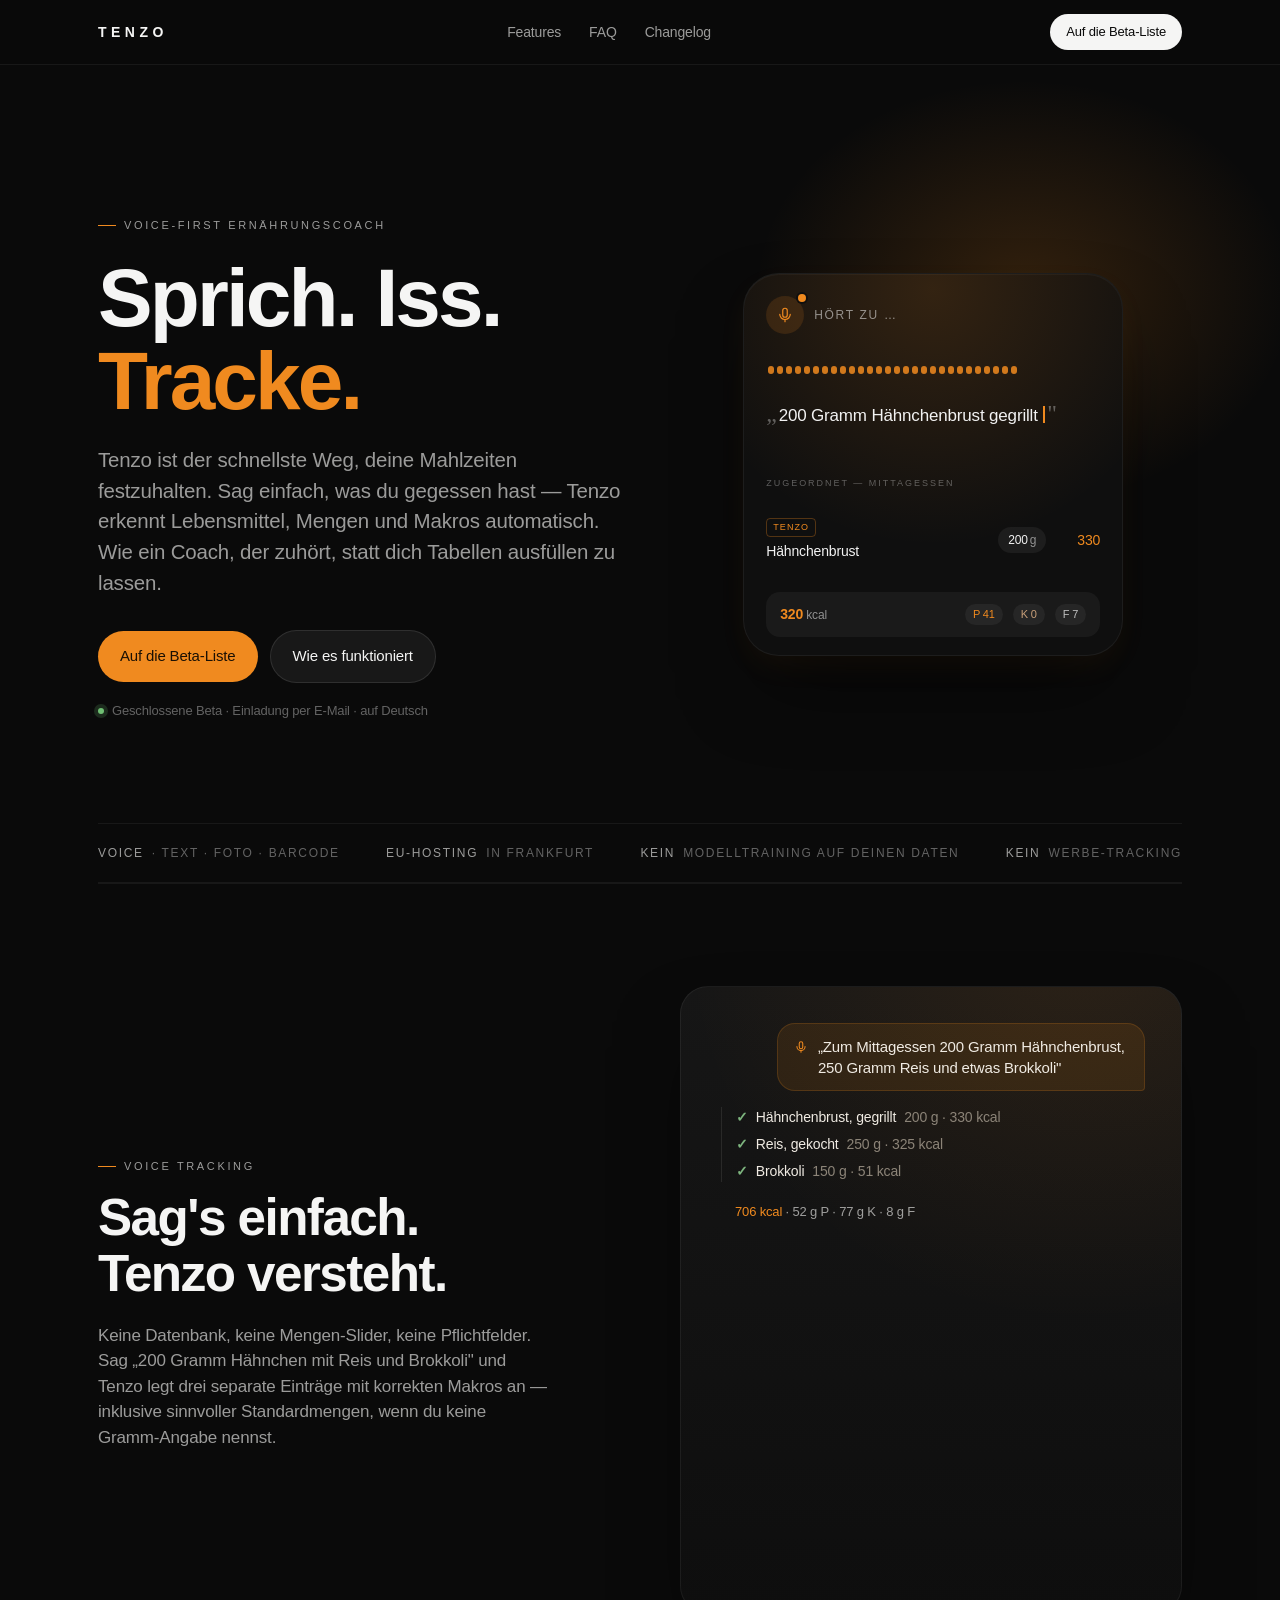
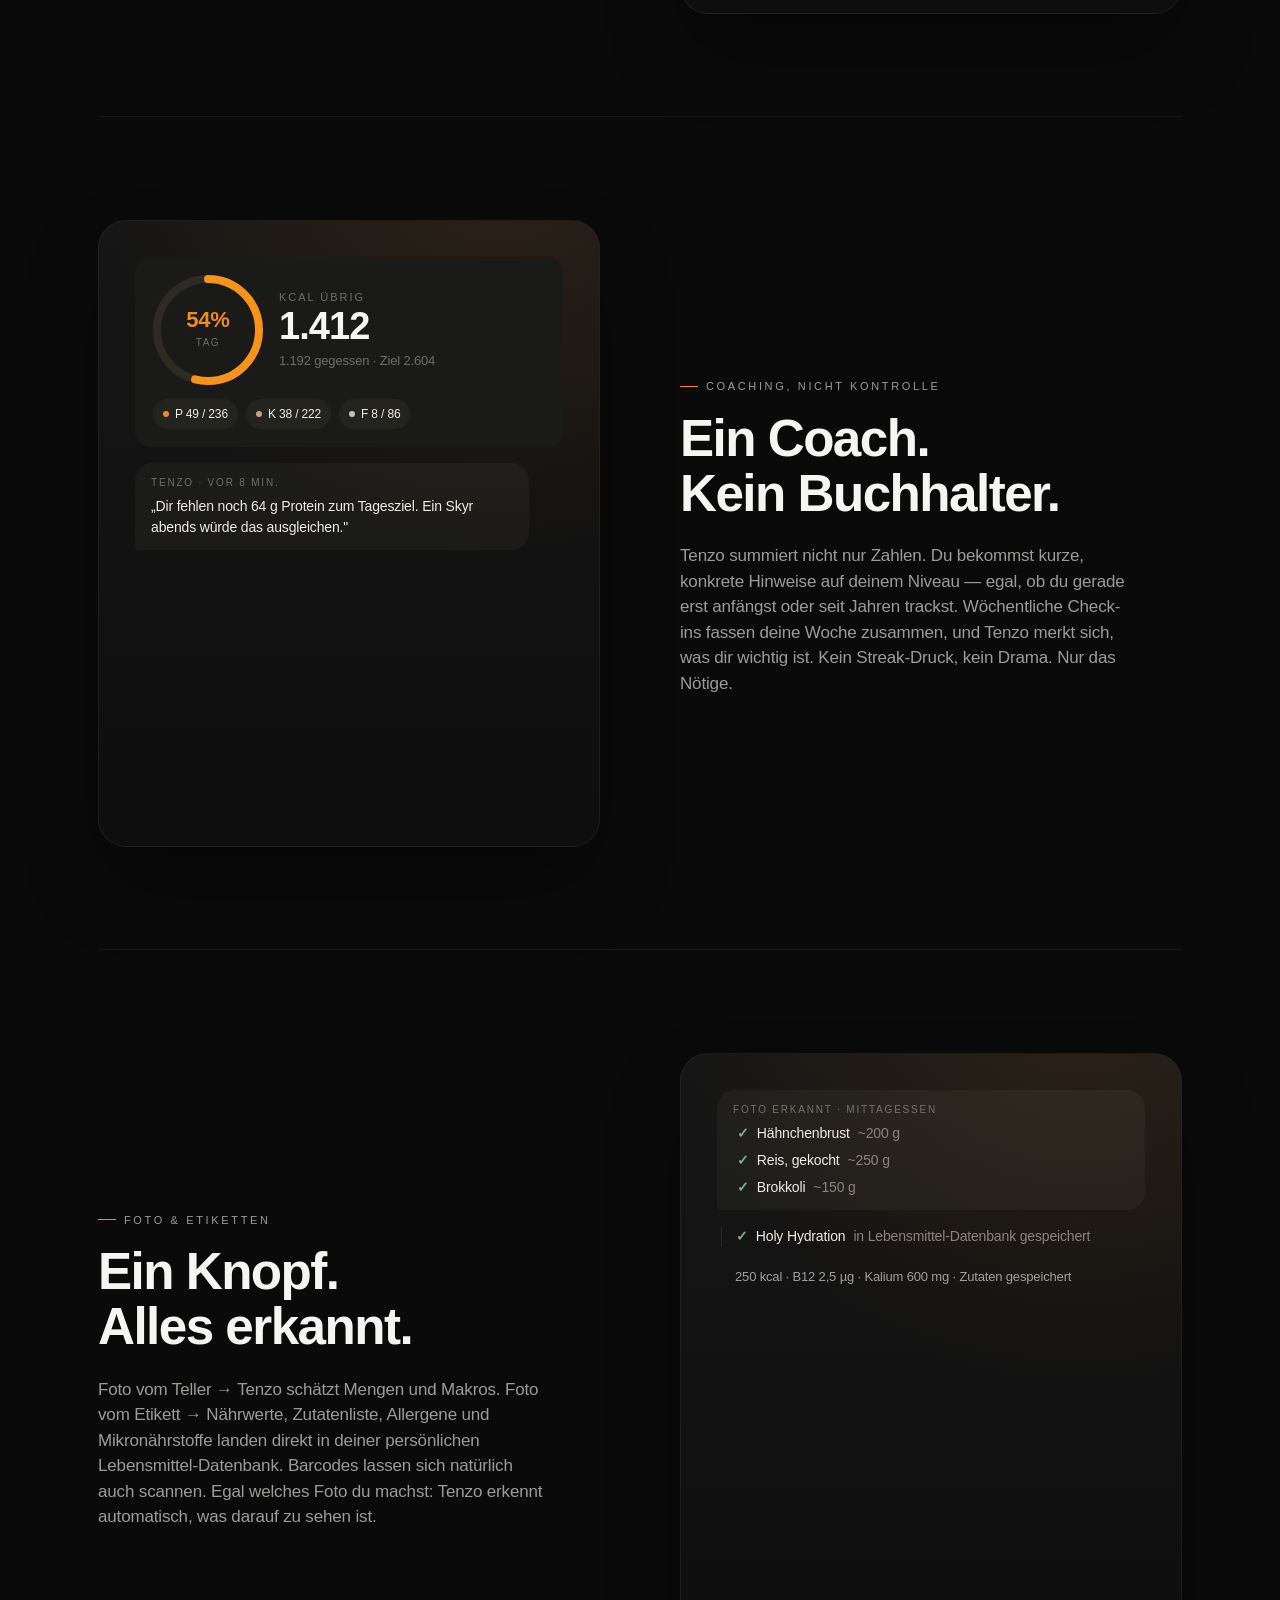
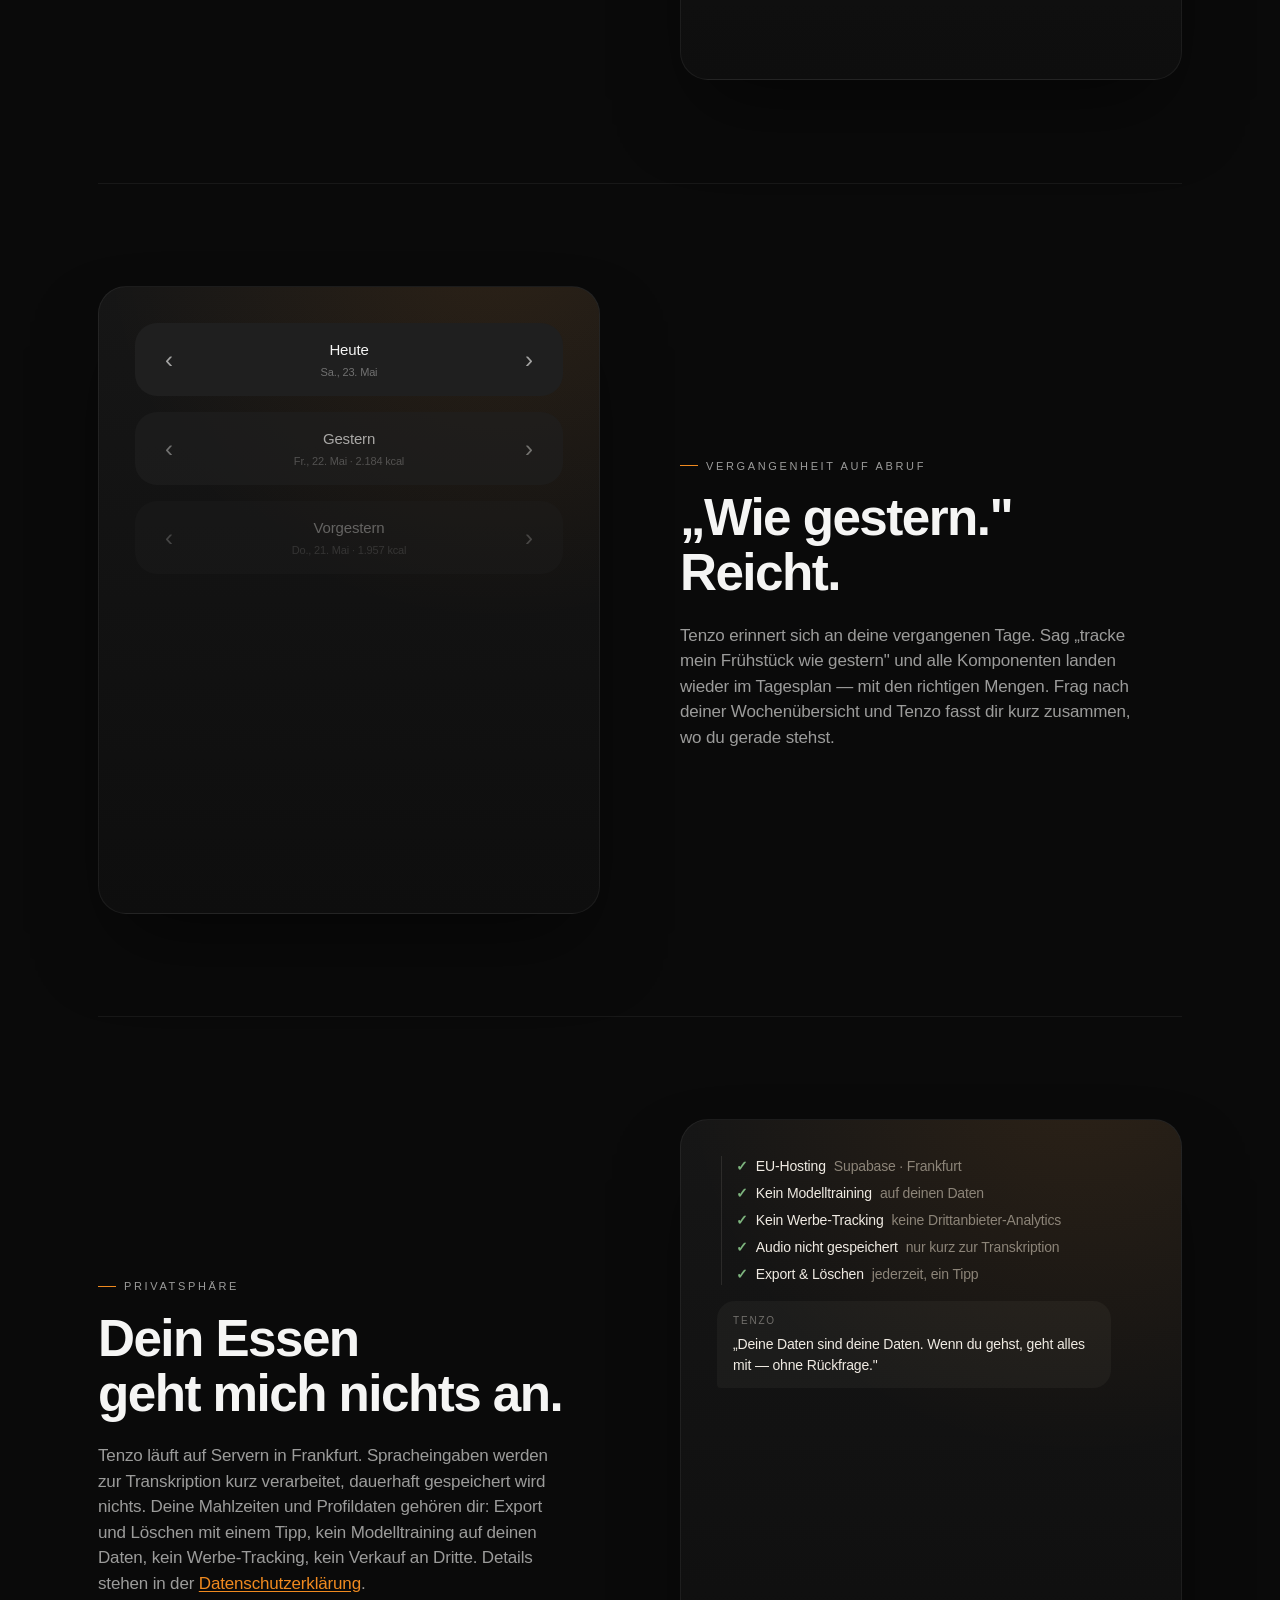
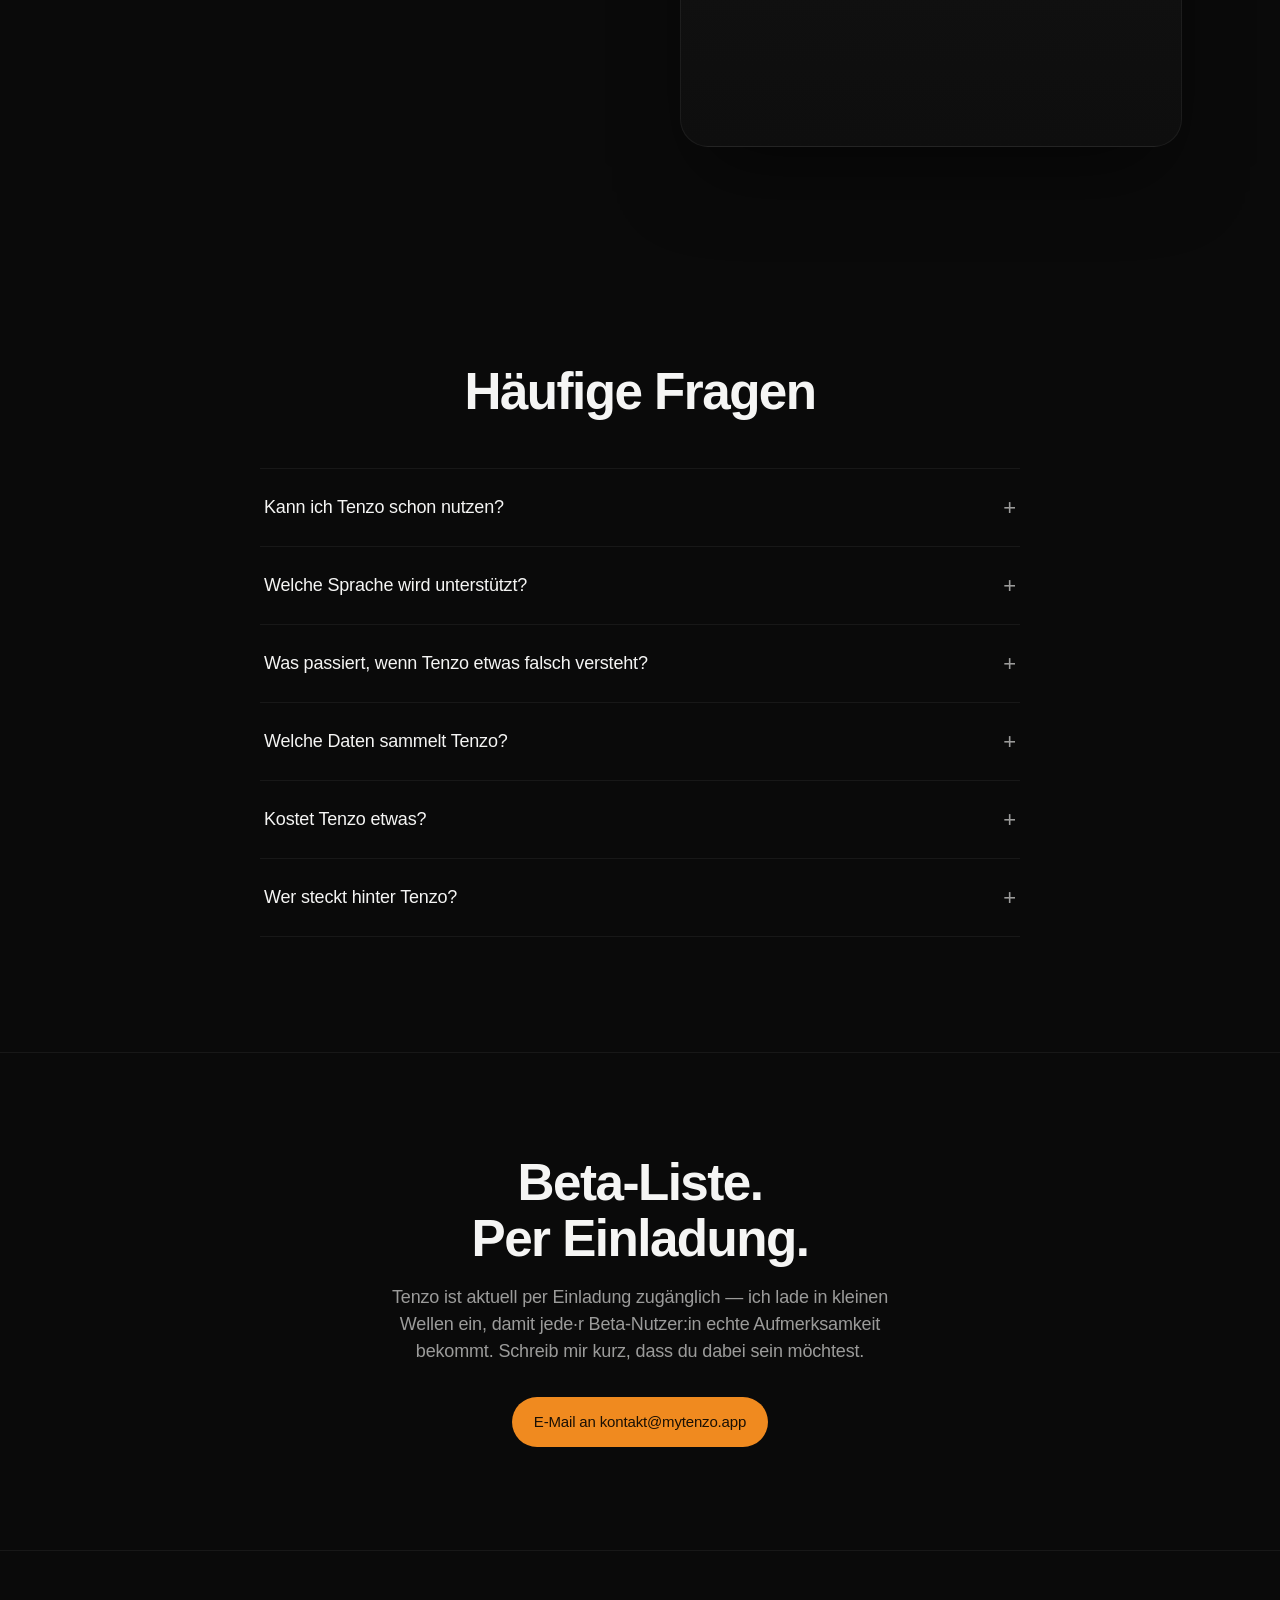
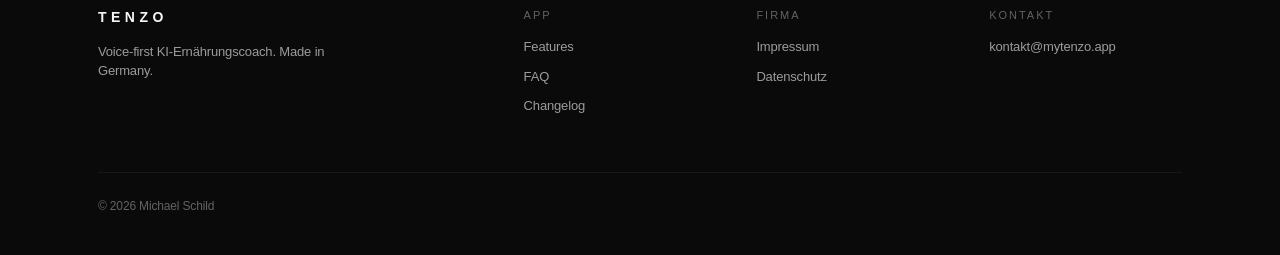
<file: index.html>
<!doctype html>
<html lang="de">
<head>
  <meta charset="utf-8"/>
  <meta name="viewport" content="width=device-width, initial-scale=1"/>
  <title>Tenzo — Sprich. Iss. Tracke.</title>
  <meta name="description" content="Tenzo ist die schnellste Art, Kalorien zu tracken. Sprich einfach, was du isst — Tenzo erkennt Lebensmittel, Mengen und Makros automatisch. Voice-first KI-Ernährungscoach, aktuell in geschlossener Beta."/>
  <meta name="theme-color" content="#0A0A0A"/>

  <meta property="og:title" content="Tenzo — Sprich. Iss. Tracke."/>
  <meta property="og:description" content="Voice-first KI-Ernährungscoach. Aktuell in geschlossener Beta."/>
  <meta property="og:type" content="website"/>

  <link rel="stylesheet" href="styles.css"/>
  <link rel="stylesheet" href="voice-demo.css"/>
  <style>
    /* Variant A — "Ruhig" — Apple Fitness inspired.
       Generous whitespace, big quiet type, alternating media rows. */

    .va-hero {
      padding-top: clamp(72px, 12vw, 144px);
      padding-bottom: clamp(56px, 8vw, 112px);
      position: relative;
      overflow: hidden;
    }
    .va-hero::after {
      /* Soft ambient orange glow behind the demo */
      content: ""; position: absolute;
      right: -10%; top: -10%; width: 60%; height: 80%;
      background: radial-gradient(closest-side, rgba(240,138,31,0.18), transparent 70%);
      pointer-events: none; z-index: 0;
    }
    .va-hero-grid {
      position: relative; z-index: 1;
      display: grid; grid-template-columns: 1.05fr 1fr; gap: 64px;
      align-items: center;
    }
    @media (max-width: 900px) {
      .va-hero-grid { grid-template-columns: 1fr; gap: 48px; }
    }
    .va-hero h1 {
      margin: 22px 0 22px;
    }
    .va-hero h1 .va-fade {
      color: var(--tz-fg-mute); font-style: normal;
    }
    .va-hero h1 .va-accent { color: var(--tz-accent); }

    .va-cta-row {
      display: flex; flex-wrap: wrap; gap: 12px; align-items: center;
      margin-top: 32px;
    }
    .va-mini {
      margin-top: 18px; font-size: 13px; color: var(--tz-fg-faint);
      display: flex; align-items: center; gap: 8px;
    }
    .va-mini::before {
      content: ""; width: 6px; height: 6px; border-radius: 999px;
      background: var(--tz-good); box-shadow: 0 0 0 4px rgba(111,191,115,0.18);
    }

    /* Trust strip — quiet press-style row */
    .va-trust {
      border-top: 1px solid var(--tz-line); border-bottom: 1px solid var(--tz-line);
      padding: 20px 0;
      display: flex; justify-content: space-between; align-items: center;
      gap: 24px; flex-wrap: wrap;
      color: var(--tz-fg-faint); font-size: 12px;
      letter-spacing: 0.14em; text-transform: uppercase;
    }
    .va-trust span { display: inline-flex; align-items: center; gap: 8px; }
    .va-trust b { color: var(--tz-fg-mute); font-weight: 500; }

    /* Feature rows — alternating */
    .va-feature {
      display: grid; grid-template-columns: 1fr 1fr; gap: 80px;
      align-items: center;
      padding: clamp(72px, 8vw, 120px) 0;
      border-top: 1px solid var(--tz-line);
    }
    .va-feature:nth-child(even) > .va-feature-text { order: 2; }
    @media (max-width: 900px) {
      .va-feature { grid-template-columns: 1fr; gap: 40px; padding: 56px 0; }
      .va-feature:nth-child(even) > .va-feature-text { order: 0; }
    }
    .va-feature-text h2 { margin-top: 16px; }
    .va-feature-text p { color: var(--tz-fg-mute); font-size: 17px; margin: 22px 0 0; max-width: 48ch; }

    /* Visual placeholders — phone-shaped mock cards mirroring the app */
    .va-visual {
      aspect-ratio: 4/5;
      border-radius: 28px;
      background: linear-gradient(180deg, #161616 0%, #0E0E0E 100%);
      border: 1px solid var(--tz-line);
      padding: 36px;
      position: relative; overflow: hidden;
      display: flex; flex-direction: column; gap: 16px;
      box-shadow: 0 40px 80px -20px rgba(0,0,0,0.5);
    }
    .va-visual::before {
      content: ""; position: absolute; inset: 0;
      background: radial-gradient(circle at 80% -10%, rgba(240,138,31,0.10), transparent 50%);
    }

    /* ---- Widget mocks — mirror the real Tenzo in-app components ----
       Reference: HeroCalorieRing + ToolActionWidget + chat bubbles.
       Goal: feel like a real app screen, not generic feature cards. */

    /* Voice user bubble (right-aligned, mic-tinted) */
    .va-user-bubble {
      position: relative; z-index: 1;
      align-self: flex-end;
      max-width: 86%;
      display: flex; gap: 10px; align-items: flex-start;
      padding: 12px 16px;
      background: rgba(247,147,26,0.10);
      border: 1px solid rgba(247,147,26,0.18);
      border-radius: 18px 18px 4px 18px;
      color: #F0EBE3;
      font-size: 15px; line-height: 1.4;
    }
    .va-user-bubble svg { width: 14px; height: 14px; color: var(--tz-accent); flex: none; margin-top: 4px; }

    /* Tool-action widget (used for log_meal confirmations) */
    .va-tool-list {
      position: relative; z-index: 1;
      padding-left: 14px; margin-left: 4px;
      border-left: 1px solid rgba(240,235,227,0.10);
      display: flex; flex-direction: column; gap: 6px;
      color: #C8C0B0;
      font-size: 14px; line-height: 1.5;
    }
    .va-tool-row { display: flex; gap: 8px; align-items: baseline; }
    .va-tool-row .va-ok { color: #7DB47E; font-weight: 600; font-size: 14px; flex: none; }
    .va-tool-row .va-label { color: #F0EBE3; font-weight: 500; }
    .va-tool-row .va-detail { color: #8C8478; font-variant-numeric: tabular-nums; }

    /* Summary footer line under a tool list */
    .va-summary {
      position: relative; z-index: 1;
      margin-top: 4px; padding-left: 18px;
      color: var(--tz-fg-mute); font-size: 13px;
      font-variant-numeric: tabular-nums;
    }
    .va-summary .va-sum-kcal { color: var(--tz-accent); font-weight: 500; }

    /* HeroCalorieRing — replica of components/bottom-sheet/HeroCalorieRing.tsx */
    .va-ring-card {
      position: relative; z-index: 1;
      background: #1A1A18;
      border-radius: 16px;
      padding: 18px;
      display: flex; flex-direction: column; gap: 14px;
    }
    .va-ring-top { display: flex; gap: 16px; align-items: center; }
    .va-ring-svg { width: 110px; height: 110px; flex: none; position: relative; }
    .va-ring-pct {
      position: absolute; inset: 0;
      display: flex; flex-direction: column; align-items: center; justify-content: center;
      pointer-events: none;
    }
    .va-ring-pct-num { color: var(--tz-accent); font-family: var(--tz-font-display); font-weight: 600; font-size: 22px; line-height: 1; }
    .va-ring-pct-eye { color: rgba(240,235,227,0.4); font-size: 10px; letter-spacing: 0.15em; margin-top: 4px; }
    .va-ring-hero { flex: 1; }
    .va-ring-eye { color: rgba(240,235,227,0.4); font-size: 11px; letter-spacing: 0.18em; text-transform: uppercase; }
    .va-ring-big { font-size: 38px; font-weight: 600; font-variant-numeric: tabular-nums; line-height: 1.05; letter-spacing: -0.025em; margin-top: 2px; }
    .va-ring-sub { color: var(--tz-fg-faint); font-size: 13px; margin-top: 4px; font-variant-numeric: tabular-nums; }

    /* Macro pills row — small dot + "P 49/236" label */
    .va-pills { display: flex; gap: 8px; flex-wrap: wrap; }
    .va-pill {
      display: inline-flex; align-items: center; gap: 6px;
      padding: 6px 10px; border-radius: 999px;
      background: rgba(240,235,227,0.04);
      font-size: 12px; color: #F0EBE3; font-variant-numeric: tabular-nums;
      font-weight: 500;
    }
    .va-pill::before {
      content: ""; width: 6px; height: 6px; border-radius: 3px;
      background: var(--c, var(--tz-accent));
    }

    /* Coach chat bubble (assistant message in the chat) */
    .va-asst-bubble {
      position: relative; z-index: 1;
      align-self: flex-start;
      max-width: 92%;
      padding: 12px 16px;
      background: rgba(240,235,227,0.04);
      border-radius: 18px 18px 18px 4px;
      color: #F0EBE3;
      font-size: 14px; line-height: 1.5;
    }
    .va-asst-bubble .va-asst-name {
      font-size: 10px; color: rgba(240,235,227,0.4);
      letter-spacing: 0.18em; text-transform: uppercase;
      margin-bottom: 6px;
    }

    /* Visual #3 — Day-strip (re-used for past-meal recall feature) */
    .va-day-strip {
      position: relative; z-index: 1;
      background: var(--tz-card); border-radius: var(--tz-radius-card);
      padding: 16px; display: grid; grid-template-columns: 36px 1fr 36px; align-items: center;
    }
    .va-chev { color: var(--tz-fg-mute); font-size: 24px; text-align: center; line-height: 1; }
    .va-day-label { text-align: center; }
    .va-day-name { font-size: 15px; font-weight: 500; color: var(--tz-fg); }
    .va-day-date { font-size: 11px; color: var(--tz-fg-faint); margin-top: 2px; }

    /* CTA strip at bottom */
    .va-cta-strip {
      padding: clamp(56px, 8vw, 112px) 0;
      text-align: center;
      border-top: 1px solid var(--tz-line);
    }
    .va-cta-strip h2 { max-width: 18ch; margin: 0 auto; }
    .va-cta-strip p { color: var(--tz-fg-mute); font-size: 18px; margin: 18px auto 32px; max-width: 52ch; }

    /* FAQ */
    .va-faq { max-width: 760px; margin: 0 auto; }
    .va-faq h2 { text-align: center; margin-bottom: 48px; }
    .va-faq details {
      border-top: 1px solid var(--tz-line);
      padding: 22px 4px;
    }
    .va-faq details:last-of-type { border-bottom: 1px solid var(--tz-line); }
    .va-faq summary {
      cursor: pointer; display: flex; justify-content: space-between; align-items: center;
      font-size: 18px; color: var(--tz-fg); list-style: none;
      font-weight: 500; letter-spacing: -0.01em;
    }
    .va-faq summary::-webkit-details-marker { display: none; }
    .va-faq summary::after {
      content: "+"; font-size: 22px; color: var(--tz-fg-mute);
      transition: transform 0.2s;
    }
    .va-faq details[open] summary::after { transform: rotate(45deg); }
    .va-faq details p {
      color: var(--tz-fg-mute); font-size: 16px; line-height: 1.6;
      margin: 14px 0 0; max-width: 58ch;
    }
    .va-faq details a { color: var(--tz-accent); }
  </style>
</head>
<body>
  <!-- ===== Header ============================================== -->
  <header class="tzw-header">
    <div class="tzw-wrap tzw-nav">
      <a href="./" class="tzw-brand">TENZO</a>
      <nav class="tzw-nav-links">
        <a href="#features">Features</a>
        <a href="#faq">FAQ</a>
        <a href="changelog/">Changelog</a>
      </nav>
      <a href="#signup" class="tzw-nav-cta">Auf die Beta-Liste</a>
    </div>
  </header>

  <!-- ===== Hero ================================================ -->
  <section class="va-hero">
    <div class="tzw-wrap va-hero-grid">
      <div>
        <span class="tzw-eyebrow">Voice-first Ernährungscoach</span>
        <h1 class="tzw-h1">
          Sprich. Iss.<br/>
          <span class="va-accent">Tracke.</span>
        </h1>
        <p class="tzw-lede">
          Tenzo ist der schnellste Weg, deine Mahlzeiten festzuhalten. Sag einfach, was du gegessen
          hast — Tenzo erkennt Lebensmittel, Mengen und Makros automatisch. Wie ein Coach, der
          zuhört, statt dich Tabellen ausfüllen zu lassen.
        </p>
        <div class="va-cta-row">
          <a href="#signup" class="tzw-btn tzw-btn-primary">Auf die Beta-Liste</a>
          <a href="#features" class="tzw-btn tzw-btn-ghost">Wie es funktioniert</a>
        </div>
        <div class="va-mini">Geschlossene Beta · Einladung per E-Mail · auf Deutsch</div>
      </div>
      <div>
        <div data-tenzo-voice-demo></div>
      </div>
    </div>
  </section>

  <!-- ===== Trust strip ========================================= -->
  <section class="tzw-wrap">
    <div class="va-trust">
      <span><b>Voice</b> · Text · Foto · Barcode</span>
      <span><b>EU-Hosting</b> in Frankfurt</span>
      <span><b>Kein</b> Modelltraining auf deinen Daten</span>
      <span><b>Kein</b> Werbe-Tracking</span>
    </div>
  </section>

  <!-- ===== Features ============================================ -->
  <main id="features" class="tzw-wrap">

    <!-- Feature 1 — Voice -->
    <section class="va-feature">
      <div class="va-feature-text">
        <span class="tzw-eyebrow">Voice tracking</span>
        <h2 class="tzw-h2">Sag's einfach. <br/>Tenzo versteht.</h2>
        <p>
          Keine Datenbank, keine Mengen-Slider, keine Pflichtfelder. Sag „200 Gramm Hähnchen mit
          Reis und Brokkoli" und Tenzo legt drei separate Einträge mit korrekten Makros an —
          inklusive sinnvoller Standardmengen, wenn du keine Gramm-Angabe nennst.
        </p>
      </div>
      <div class="va-visual">
        <!-- User-side voice message bubble (right-aligned, mic-tinted) -->
        <div class="va-user-bubble">
          <svg viewBox="0 0 24 24" fill="none" stroke="currentColor" stroke-width="1.8" stroke-linecap="round" stroke-linejoin="round">
            <rect x="9" y="3" width="6" height="12" rx="3"/>
            <path d="M5 11a7 7 0 0 0 14 0"/>
            <path d="M12 18v3"/>
          </svg>
          <span>„Zum Mittagessen 200 Gramm Hähnchenbrust, 250 Gramm Reis und etwas Brokkoli"</span>
        </div>
        <!-- Tool-action confirmation list (matches ToolActionWidget) -->
        <div class="va-tool-list">
          <div class="va-tool-row">
            <span class="va-ok">✓</span>
            <span class="va-label">Hähnchenbrust, gegrillt</span>
            <span class="va-detail">200 g · 330 kcal</span>
          </div>
          <div class="va-tool-row">
            <span class="va-ok">✓</span>
            <span class="va-label">Reis, gekocht</span>
            <span class="va-detail">250 g · 325 kcal</span>
          </div>
          <div class="va-tool-row">
            <span class="va-ok">✓</span>
            <span class="va-label">Brokkoli</span>
            <span class="va-detail">150 g · 51 kcal</span>
          </div>
        </div>
        <div class="va-summary">
          <span class="va-sum-kcal">706 kcal</span> · 52 g P · 77 g K · 8 g F
        </div>
      </div>
    </section>

    <!-- Feature 2 — Coaching -->
    <section class="va-feature">
      <div class="va-feature-text">
        <span class="tzw-eyebrow">Coaching, nicht Kontrolle</span>
        <h2 class="tzw-h2">Ein Coach.<br/>Kein Buchhalter.</h2>
        <p>
          Tenzo summiert nicht nur Zahlen. Du bekommst kurze, konkrete Hinweise auf deinem
          Niveau — egal, ob du gerade erst anfängst oder seit Jahren trackst. Wöchentliche
          Check-ins fassen deine Woche zusammen, und Tenzo merkt sich, was dir wichtig ist.
          Kein Streak-Druck, kein Drama. Nur das Nötige.
        </p>
      </div>
      <div class="va-visual">
        <!-- HeroCalorieRing — replica of the in-app widget -->
        <div class="va-ring-card">
          <div class="va-ring-top">
            <div class="va-ring-svg">
              <svg width="110" height="110" viewBox="0 0 110 110">
                <circle cx="55" cy="55" r="51" fill="none" stroke="#2E2A24" stroke-width="8"/>
                <circle cx="55" cy="55" r="51" fill="none" stroke="#F7931A" stroke-width="8"
                        stroke-linecap="round"
                        stroke-dasharray="320.44 320.44"
                        stroke-dashoffset="147.4"
                        transform="rotate(-90 55 55)"/>
              </svg>
              <div class="va-ring-pct">
                <div class="va-ring-pct-num">54%</div>
                <div class="va-ring-pct-eye">TAG</div>
              </div>
            </div>
            <div class="va-ring-hero">
              <div class="va-ring-eye">kcal übrig</div>
              <div class="va-ring-big">1.412</div>
              <div class="va-ring-sub">1.192 gegessen · Ziel 2.604</div>
            </div>
          </div>
          <div class="va-pills">
            <span class="va-pill" style="--c: var(--tz-protein);">P 49 / 236</span>
            <span class="va-pill" style="--c: var(--tz-carbs);">K 38 / 222</span>
            <span class="va-pill" style="--c: var(--tz-fat);">F 8 / 86</span>
          </div>
        </div>

        <!-- Coach message — assistant chat bubble -->
        <div class="va-asst-bubble">
          <div class="va-asst-name">Tenzo · vor 8 Min.</div>
          „Dir fehlen noch 64 g Protein zum Tagesziel. Ein Skyr abends würde das ausgleichen."
        </div>
      </div>
    </section>

    <!-- Feature 3 — Foto & Etiketten -->
    <section class="va-feature">
      <div class="va-feature-text">
        <span class="tzw-eyebrow">Foto &amp; Etiketten</span>
        <h2 class="tzw-h2">Ein Knopf.<br/>Alles erkannt.</h2>
        <p>
          Foto vom Teller → Tenzo schätzt Mengen und Makros. Foto vom Etikett → Nährwerte,
          Zutatenliste, Allergene und Mikronährstoffe landen direkt in deiner persönlichen
          Lebensmittel-Datenbank. Barcodes lassen sich natürlich auch scannen. Egal welches
          Foto du machst: Tenzo erkennt automatisch, was darauf zu sehen ist.
        </p>
      </div>
      <div class="va-visual">
        <!-- Photo-meal confirmation as a tool-action list -->
        <div class="va-asst-bubble" style="max-width: 100%; align-self: stretch;">
          <div class="va-asst-name">Foto erkannt · Mittagessen</div>
          <div class="va-tool-list" style="margin-top: 6px; padding-left: 0; border-left: none;">
            <div class="va-tool-row">
              <span class="va-ok">✓</span>
              <span class="va-label">Hähnchenbrust</span>
              <span class="va-detail">~200 g</span>
            </div>
            <div class="va-tool-row">
              <span class="va-ok">✓</span>
              <span class="va-label">Reis, gekocht</span>
              <span class="va-detail">~250 g</span>
            </div>
            <div class="va-tool-row">
              <span class="va-ok">✓</span>
              <span class="va-label">Brokkoli</span>
              <span class="va-detail">~150 g</span>
            </div>
          </div>
        </div>
        <!-- Etikett-Scan result — tool-action style -->
        <div class="va-tool-list">
          <div class="va-tool-row">
            <span class="va-ok">✓</span>
            <span class="va-label">Holy Hydration</span>
            <span class="va-detail">in Lebensmittel-Datenbank gespeichert</span>
          </div>
        </div>
        <div class="va-summary">
          250 kcal · B12 2,5 µg · Kalium 600 mg · Zutaten gespeichert
        </div>
      </div>
    </section>

    <!-- Feature 4 — Past-meal recall (uses the day-strip visual) -->
    <section class="va-feature">
      <div class="va-feature-text">
        <span class="tzw-eyebrow">Vergangenheit auf Abruf</span>
        <h2 class="tzw-h2">„Wie gestern."<br/>Reicht.</h2>
        <p>
          Tenzo erinnert sich an deine vergangenen Tage. Sag „tracke mein Frühstück wie gestern"
          und alle Komponenten landen wieder im Tagesplan — mit den richtigen Mengen. Frag nach
          deiner Wochenübersicht und Tenzo fasst dir kurz zusammen, wo du gerade stehst.
        </p>
      </div>
      <div class="va-visual">
        <div class="va-day-strip">
          <div class="va-chev">‹</div>
          <div class="va-day-label">
            <div class="va-day-name">Heute</div>
            <div class="va-day-date">Sa., 23. Mai</div>
          </div>
          <div class="va-chev">›</div>
        </div>
        <div class="va-day-strip" style="opacity: 0.65;">
          <div class="va-chev">‹</div>
          <div class="va-day-label">
            <div class="va-day-name">Gestern</div>
            <div class="va-day-date">Fr., 22. Mai · 2.184 kcal</div>
          </div>
          <div class="va-chev">›</div>
        </div>
        <div class="va-day-strip" style="opacity: 0.35;">
          <div class="va-chev">‹</div>
          <div class="va-day-label">
            <div class="va-day-name">Vorgestern</div>
            <div class="va-day-date">Do., 21. Mai · 1.957 kcal</div>
          </div>
          <div class="va-chev">›</div>
        </div>
      </div>
    </section>

    <!-- Feature 5 — Privacy (honest) -->
    <section class="va-feature">
      <div class="va-feature-text">
        <span class="tzw-eyebrow">Privatsphäre</span>
        <h2 class="tzw-h2">Dein Essen<br/>geht mich nichts an.</h2>
        <p>
          Tenzo läuft auf Servern in Frankfurt. Spracheingaben werden zur Transkription kurz
          verarbeitet, dauerhaft gespeichert wird nichts. Deine Mahlzeiten und Profildaten gehören
          dir: Export und Löschen mit einem Tipp, kein Modelltraining auf deinen Daten, kein
          Werbe-Tracking, kein Verkauf an Dritte. Details stehen in der
          <a href="datenschutz/" style="color: var(--tz-accent); text-decoration: underline; text-underline-offset: 2px;">Datenschutzerklärung</a>.
        </p>
      </div>
      <div class="va-visual">
        <!-- Privacy posture as a tool-action checklist (consistent with the
             other feature visuals — all use the same in-app widget vocabulary). -->
        <div class="va-tool-list">
          <div class="va-tool-row">
            <span class="va-ok">✓</span>
            <span class="va-label">EU-Hosting</span>
            <span class="va-detail">Supabase · Frankfurt</span>
          </div>
          <div class="va-tool-row">
            <span class="va-ok">✓</span>
            <span class="va-label">Kein Modelltraining</span>
            <span class="va-detail">auf deinen Daten</span>
          </div>
          <div class="va-tool-row">
            <span class="va-ok">✓</span>
            <span class="va-label">Kein Werbe-Tracking</span>
            <span class="va-detail">keine Drittanbieter-Analytics</span>
          </div>
          <div class="va-tool-row">
            <span class="va-ok">✓</span>
            <span class="va-label">Audio nicht gespeichert</span>
            <span class="va-detail">nur kurz zur Transkription</span>
          </div>
          <div class="va-tool-row">
            <span class="va-ok">✓</span>
            <span class="va-label">Export &amp; Löschen</span>
            <span class="va-detail">jederzeit, ein Tipp</span>
          </div>
        </div>
        <!-- Friendly assistant follow-up bubble -->
        <div class="va-asst-bubble">
          <div class="va-asst-name">Tenzo</div>
          „Deine Daten sind deine Daten. Wenn du gehst, geht alles mit — ohne Rückfrage."
        </div>
      </div>
    </section>
  </main>

  <!-- ===== FAQ ================================================= -->
  <section id="faq" class="tzw-wrap tzw-section">
    <div class="va-faq">
      <h2 class="tzw-h2">Häufige Fragen</h2>

      <details>
        <summary>Kann ich Tenzo schon nutzen?</summary>
        <p>Tenzo ist aktuell in einer geschlossenen Beta. Ich lade in kleinen Wellen ein — meistens innerhalb von ein bis zwei Wochen, nachdem du dich auf die Liste gesetzt hast. Schreib mir kurz, dann bist du dabei, sobald wieder Plätze frei werden.</p>
      </details>

      <details>
        <summary>Welche Sprache wird unterstützt?</summary>
        <p>Tenzo ist aktuell auf Deutsch optimiert — von der Spracherkennung bis zur Coaching-Sprache. Englisch und andere Sprachen sind frühestens nach dem Beta-Ende geplant.</p>
      </details>

      <details>
        <summary>Was passiert, wenn Tenzo etwas falsch versteht?</summary>
        <p>Jeder erkannte Eintrag lässt sich direkt korrigieren — Menge, Lebensmittel oder Makros. Falls Tenzo komplett daneben liegt, kannst du den Eintrag löschen und es noch mal sagen oder per Foto bzw. Barcode tracken.</p>
      </details>

      <details>
        <summary>Welche Daten sammelt Tenzo?</summary>
        <p>Nur was nötig ist: deine Mahlzeiten, dein Gewicht, deine Ziele. Optional Apple Health bzw. Health Connect, wenn du die Verbindung selbst freigibst. Kein Werbe-Tracking, keine Drittanbieter-Analytics. Die vollständige Liste steht in der <a href="datenschutz/">Datenschutzerklärung</a>.</p>
      </details>

      <details>
        <summary>Kostet Tenzo etwas?</summary>
        <p>Die Beta ist kostenlos. Wie das Preismodell nach dem Beta-Ende aussieht, entscheide ich gemeinsam mit den Beta-Nutzer:innen — finale Preise und Funktionsumfang stehen noch nicht fest.</p>
      </details>

      <details>
        <summary>Wer steckt hinter Tenzo?</summary>
        <p>Tenzo ist ein Solo-Projekt aus Deutschland — gebaut von einer Person, die selbst trackt und einen Coach wollte statt einer Tabelle. Kontakt und alle rechtlichen Angaben findest du im <a href="impressum/">Impressum</a>.</p>
      </details>
    </div>
  </section>

  <!-- ===== CTA strip =========================================== -->
  <section id="signup" class="va-cta-strip">
    <div class="tzw-wrap">
      <h2 class="tzw-h2">Beta-Liste.<br/>Per Einladung.</h2>
      <p>
        Tenzo ist aktuell per Einladung zugänglich — ich lade in kleinen Wellen ein, damit jede·r
        Beta-Nutzer:in echte Aufmerksamkeit bekommt. Schreib mir kurz, dass du dabei sein möchtest.
      </p>
      <a href="mailto:kontakt@mytenzo.app?subject=Beta-Liste&amp;body=Hi%2C%0A%0Aich%20w%C3%BCrde%20gerne%20zur%20Beta%20eingeladen%20werden.%0A%0AViele%20Gr%C3%BC%C3%9Fe" class="tzw-btn tzw-btn-primary">
        E-Mail an kontakt@mytenzo.app
      </a>
    </div>
  </section>

  <!-- ===== Footer ============================================== -->
  <footer class="tzw-footer">
    <div class="tzw-wrap">
      <div class="tzw-footer-grid">
        <div>
          <div class="tzw-brand" style="margin-bottom: 14px;">TENZO</div>
          <p style="max-width: 36ch; color: var(--tz-fg-mute); margin: 0;">
            Voice-first KI-Ernährungscoach. Made in Germany.
          </p>
        </div>
        <div>
          <h4>App</h4>
          <ul>
            <li><a href="#features">Features</a></li>
            <li><a href="#faq">FAQ</a></li>
            <li><a href="changelog/">Changelog</a></li>
          </ul>
        </div>
        <div>
          <h4>Firma</h4>
          <ul>
            <li><a href="impressum/">Impressum</a></li>
            <li><a href="datenschutz/">Datenschutz</a></li>
          </ul>
        </div>
        <div>
          <h4>Kontakt</h4>
          <ul>
            <li><a href="mailto:kontakt@mytenzo.app">kontakt@mytenzo.app</a></li>
          </ul>
        </div>
      </div>
      <div class="tzw-footer-meta">
        <span>© 2026 Michael Schild</span>
      </div>
    </div>
  </footer>

  <!-- ===== Density tweak via URL ============================== -->
  <script>
    // Lightweight: pick up ?density=compact|cozy or persisted choice.
    const p = new URLSearchParams(location.search);
    const d = p.get("density") || localStorage.getItem("tenzo-density");
    if (d === "compact") document.body.dataset.density = "compact";
    if (p.get("voice") === "off") {
      // Replace demo mount with a static "screenshot" placeholder.
      window.addEventListener("DOMContentLoaded", () => {
        document.querySelectorAll("[data-tenzo-voice-demo]").forEach((el) => {
          el.removeAttribute("data-tenzo-voice-demo");
          el.innerHTML = '<div class="va-static-demo"><div class="va-static-eye">VOICE-DEMO AUS</div><div class="va-static-msg">Statische Vorschau in der Beta-Sequenz</div></div>';
        });
        const s = document.createElement("style");
        s.textContent = '.va-static-demo{display:grid;place-items:center;text-align:center;width:min(380px,88vw);aspect-ratio:9/16;border:1px dashed rgba(255,255,255,0.18);border-radius:36px;color:rgba(255,255,255,0.45);font-size:13px;padding:48px;background:linear-gradient(180deg,#0E0E0E,#181818);}.va-static-eye{font-size:10px;letter-spacing:0.22em;color:#F08A1F;margin-bottom:8px}.va-static-msg{font-size:14px;line-height:1.5}';
        document.head.appendChild(s);
      });
    }
  </script>
  <script src="voice-demo.js"></script>
</body>
</html>
</file>
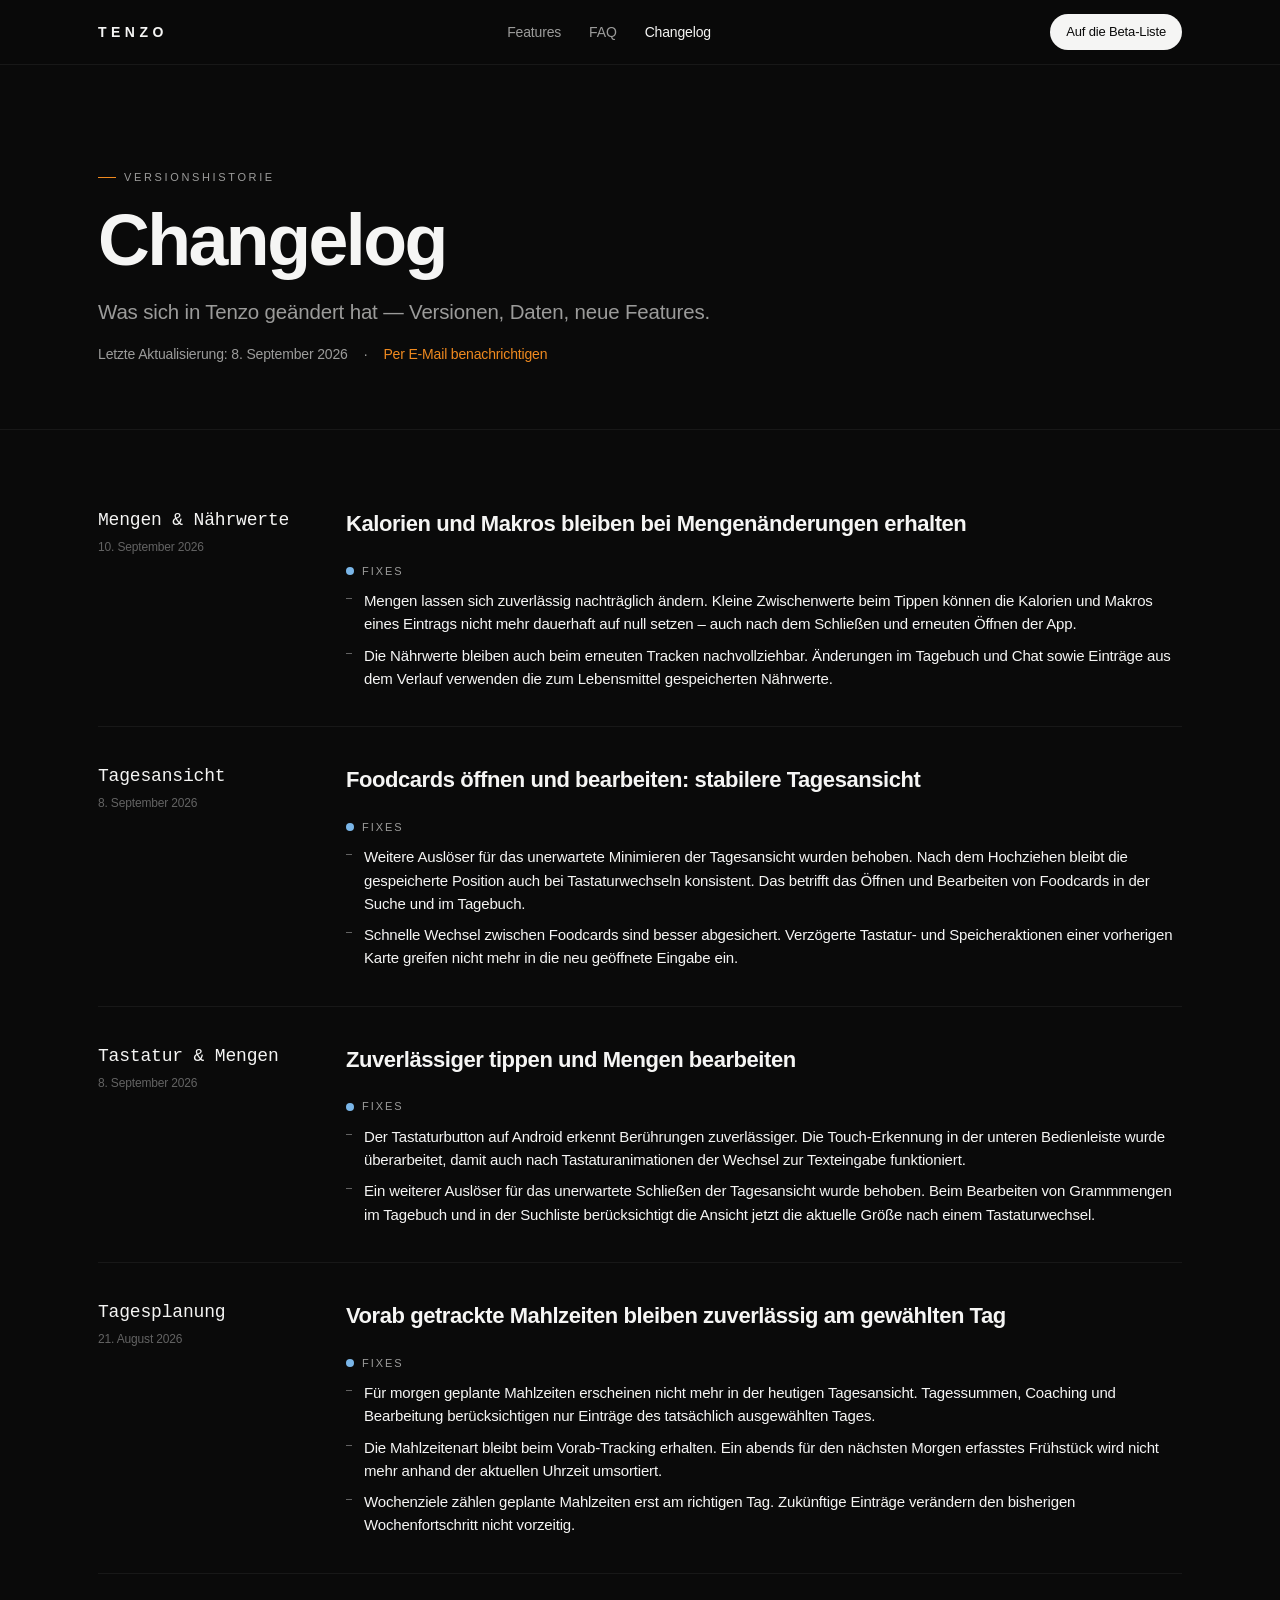
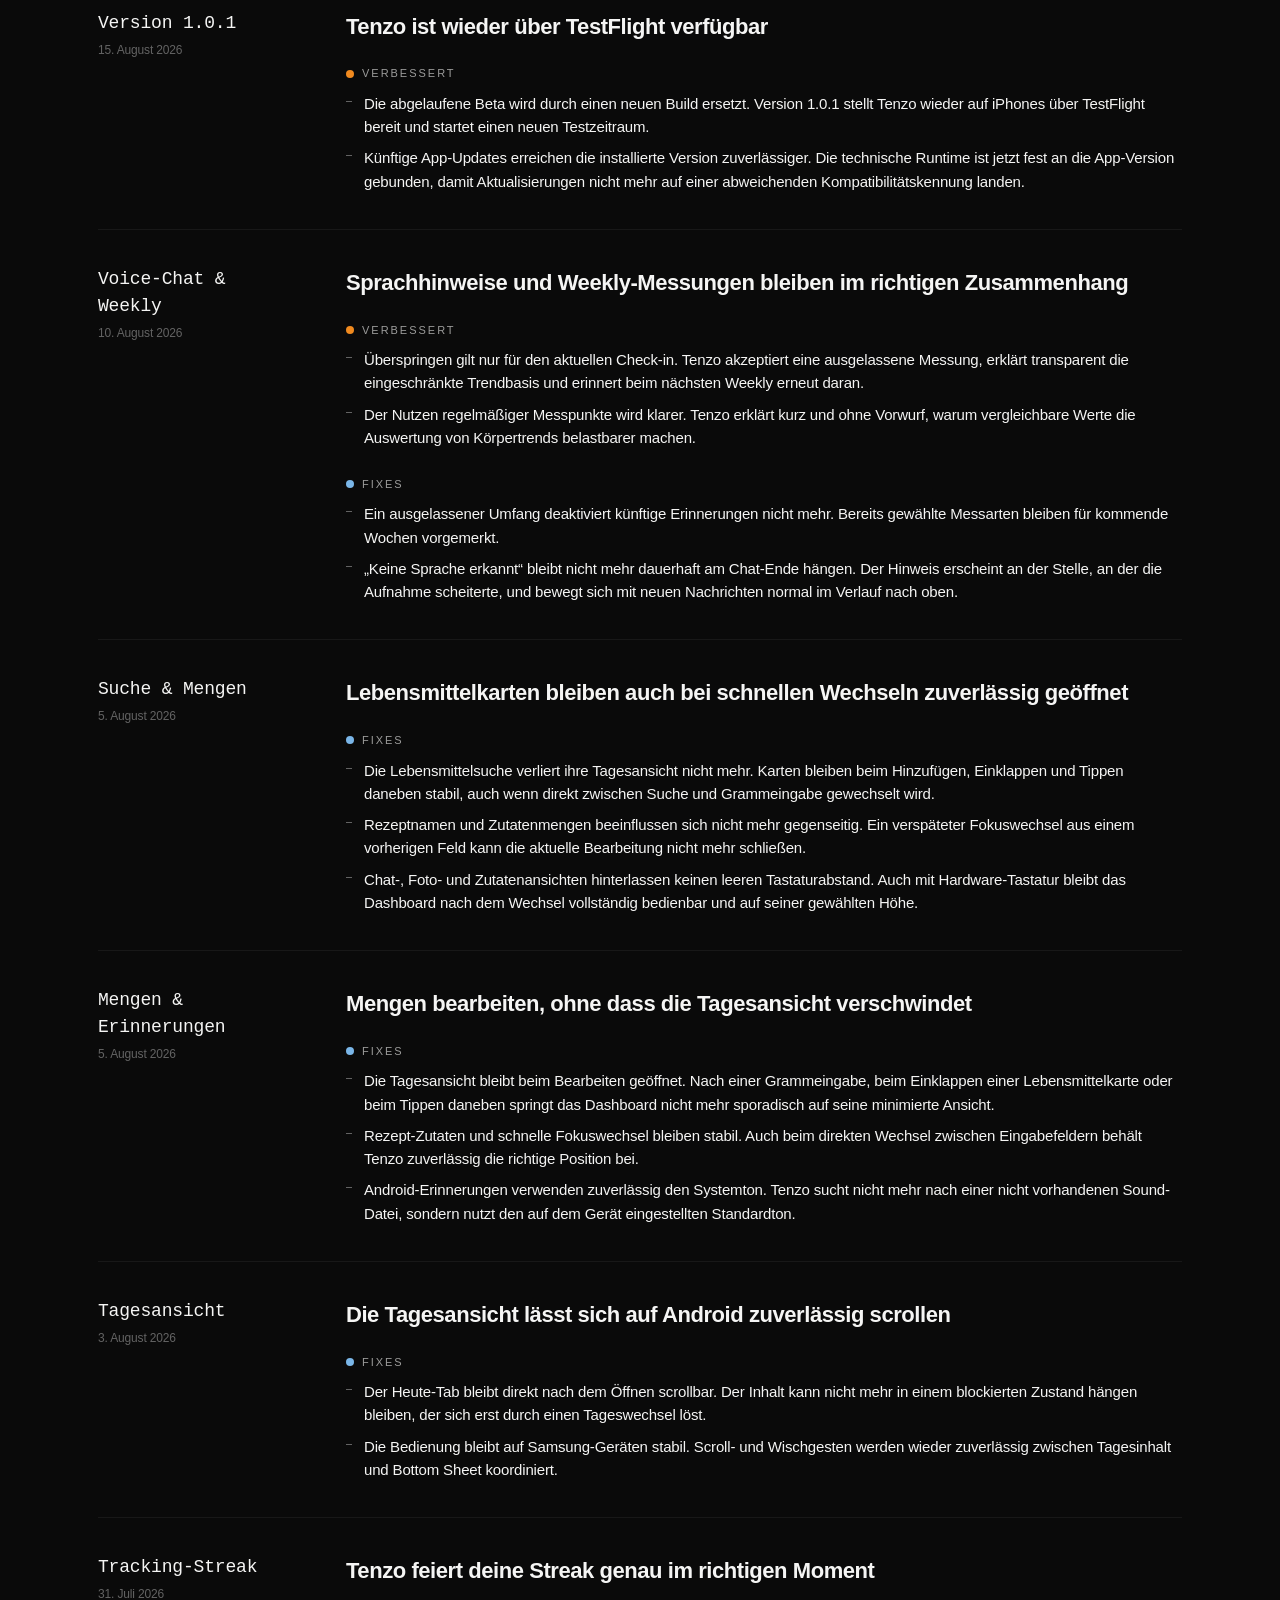
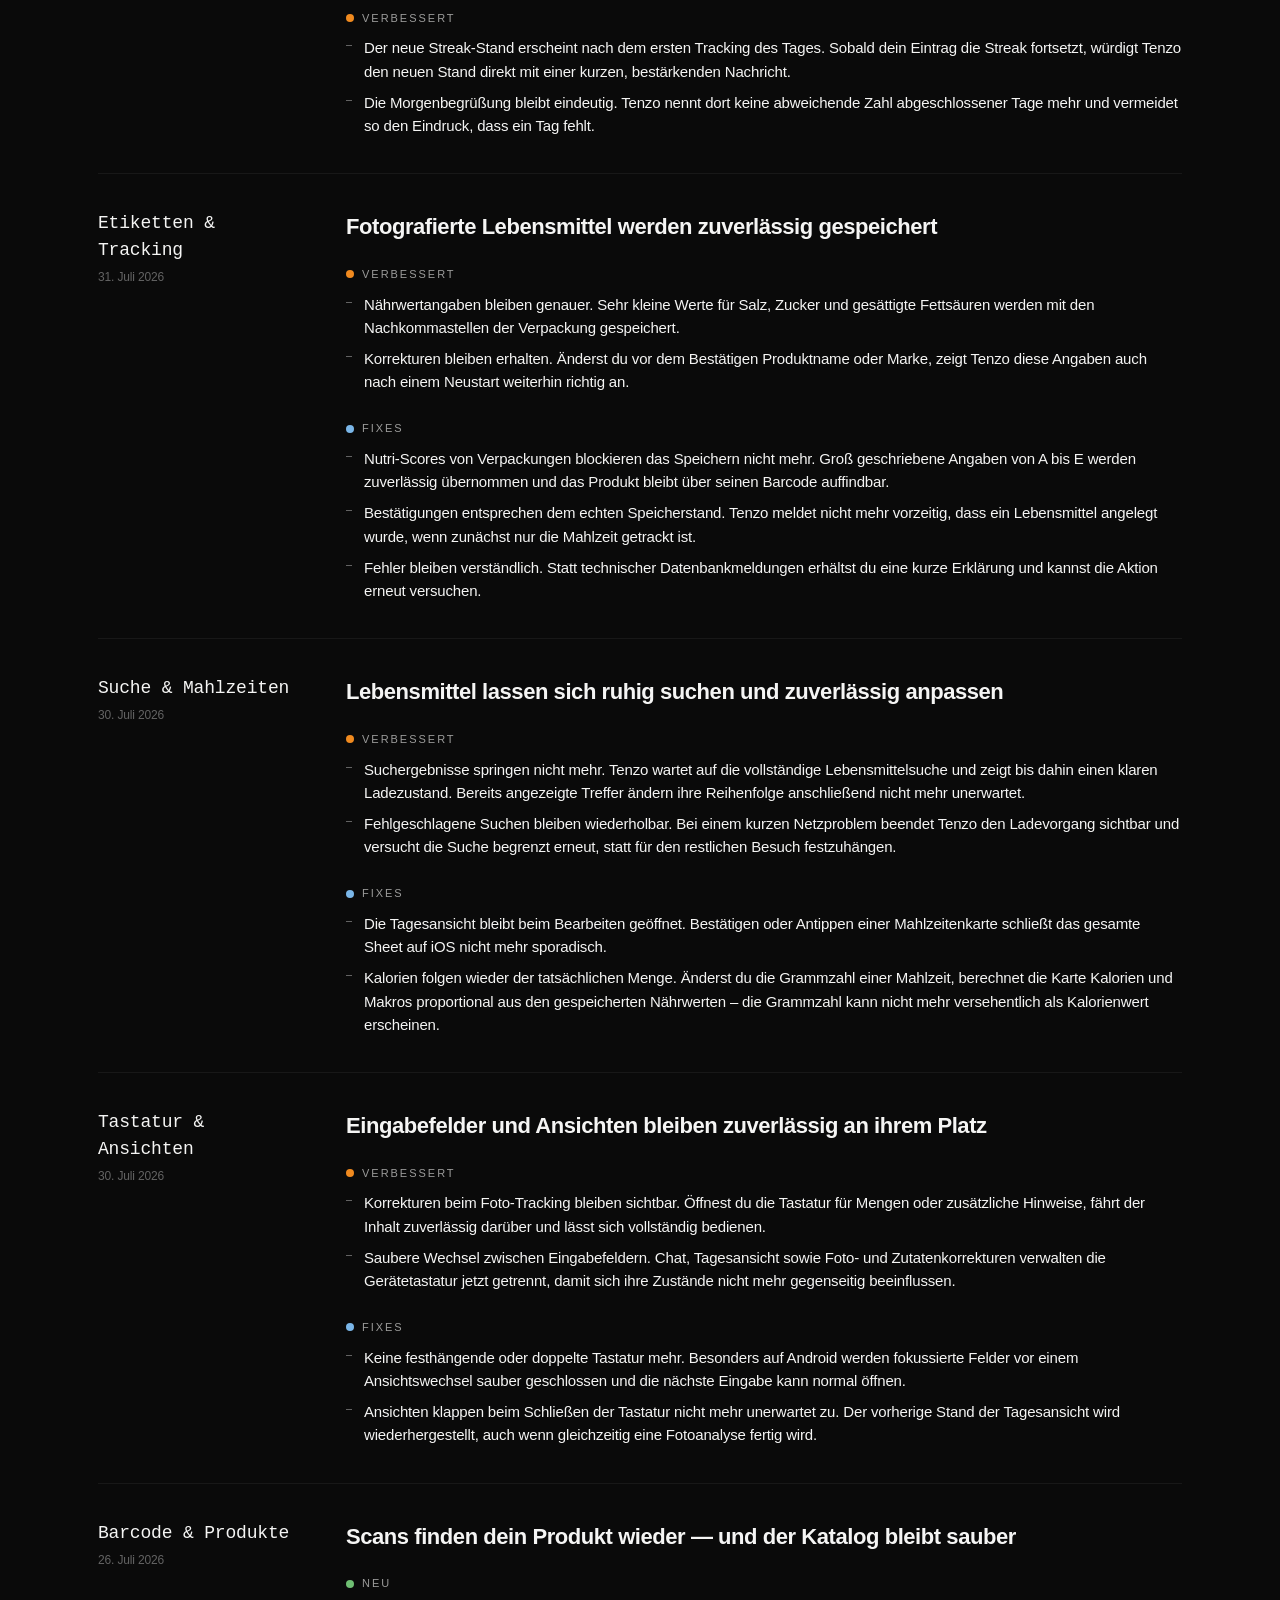
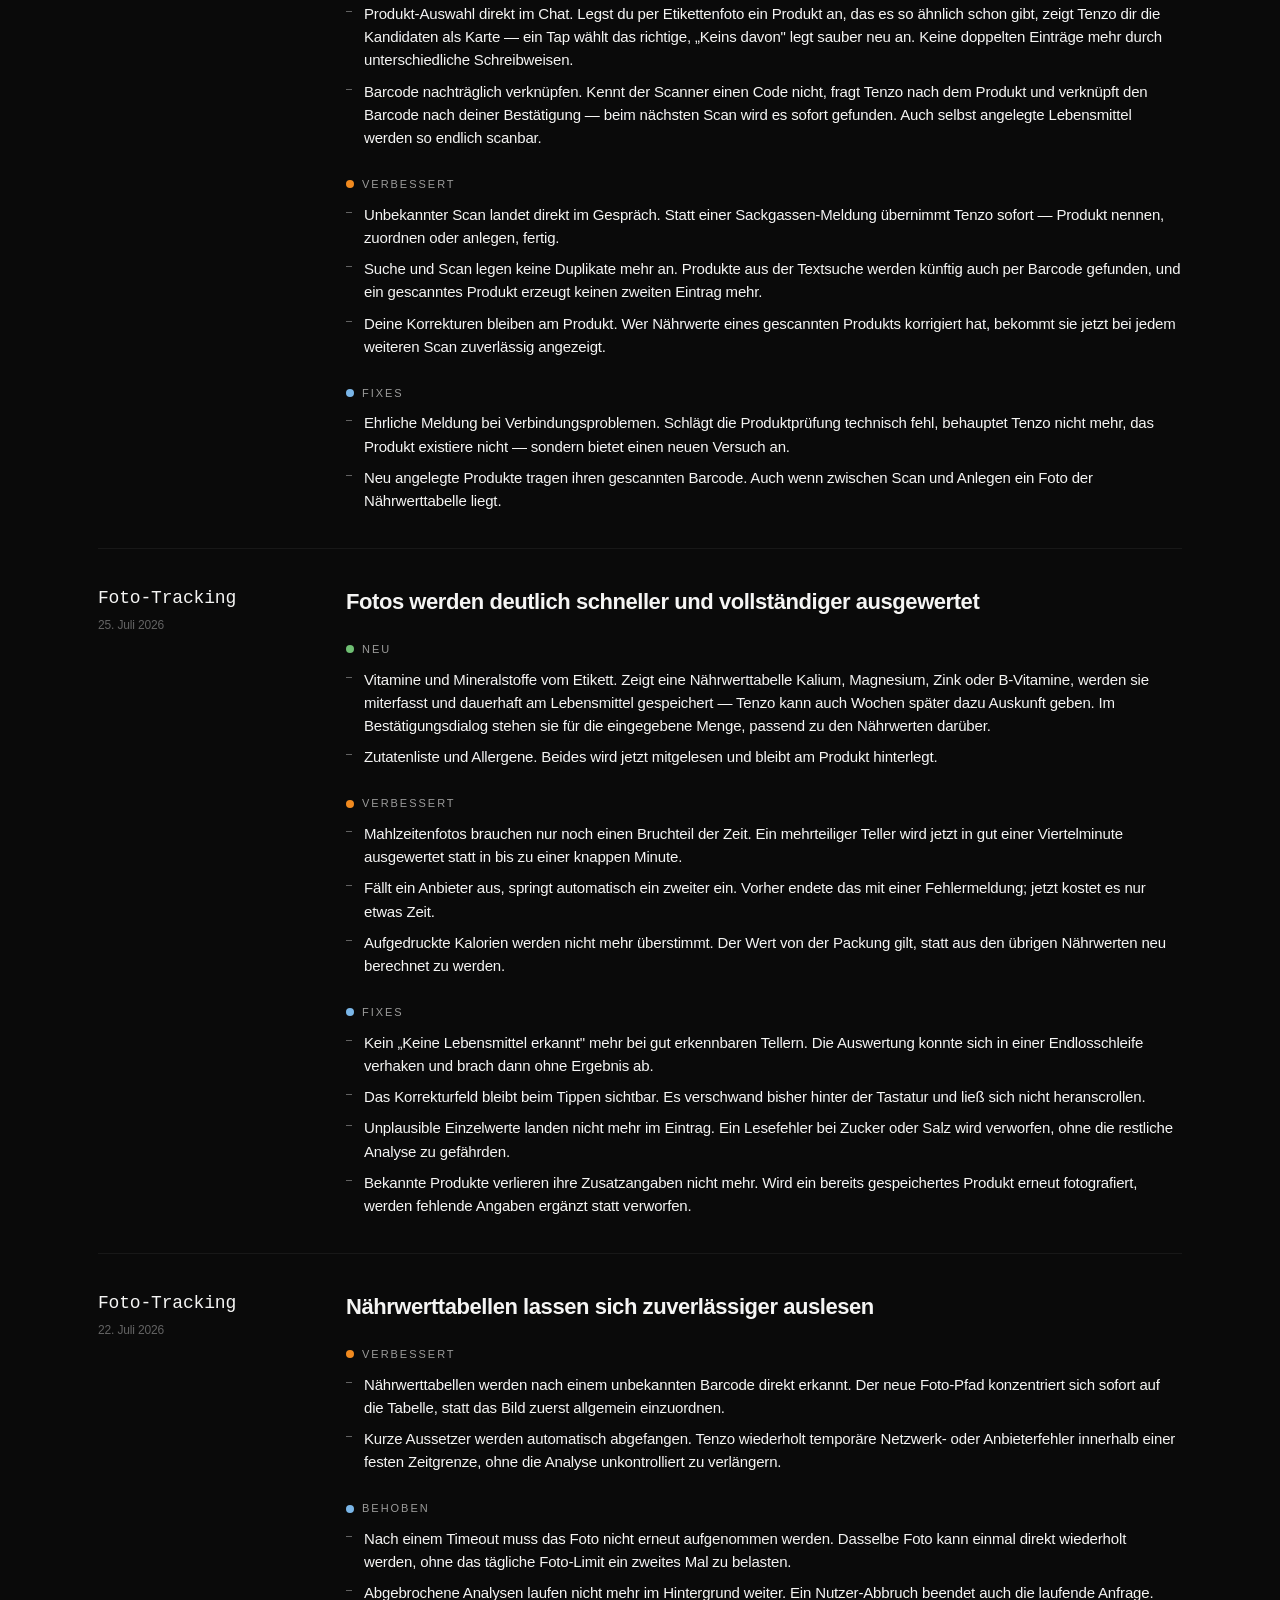
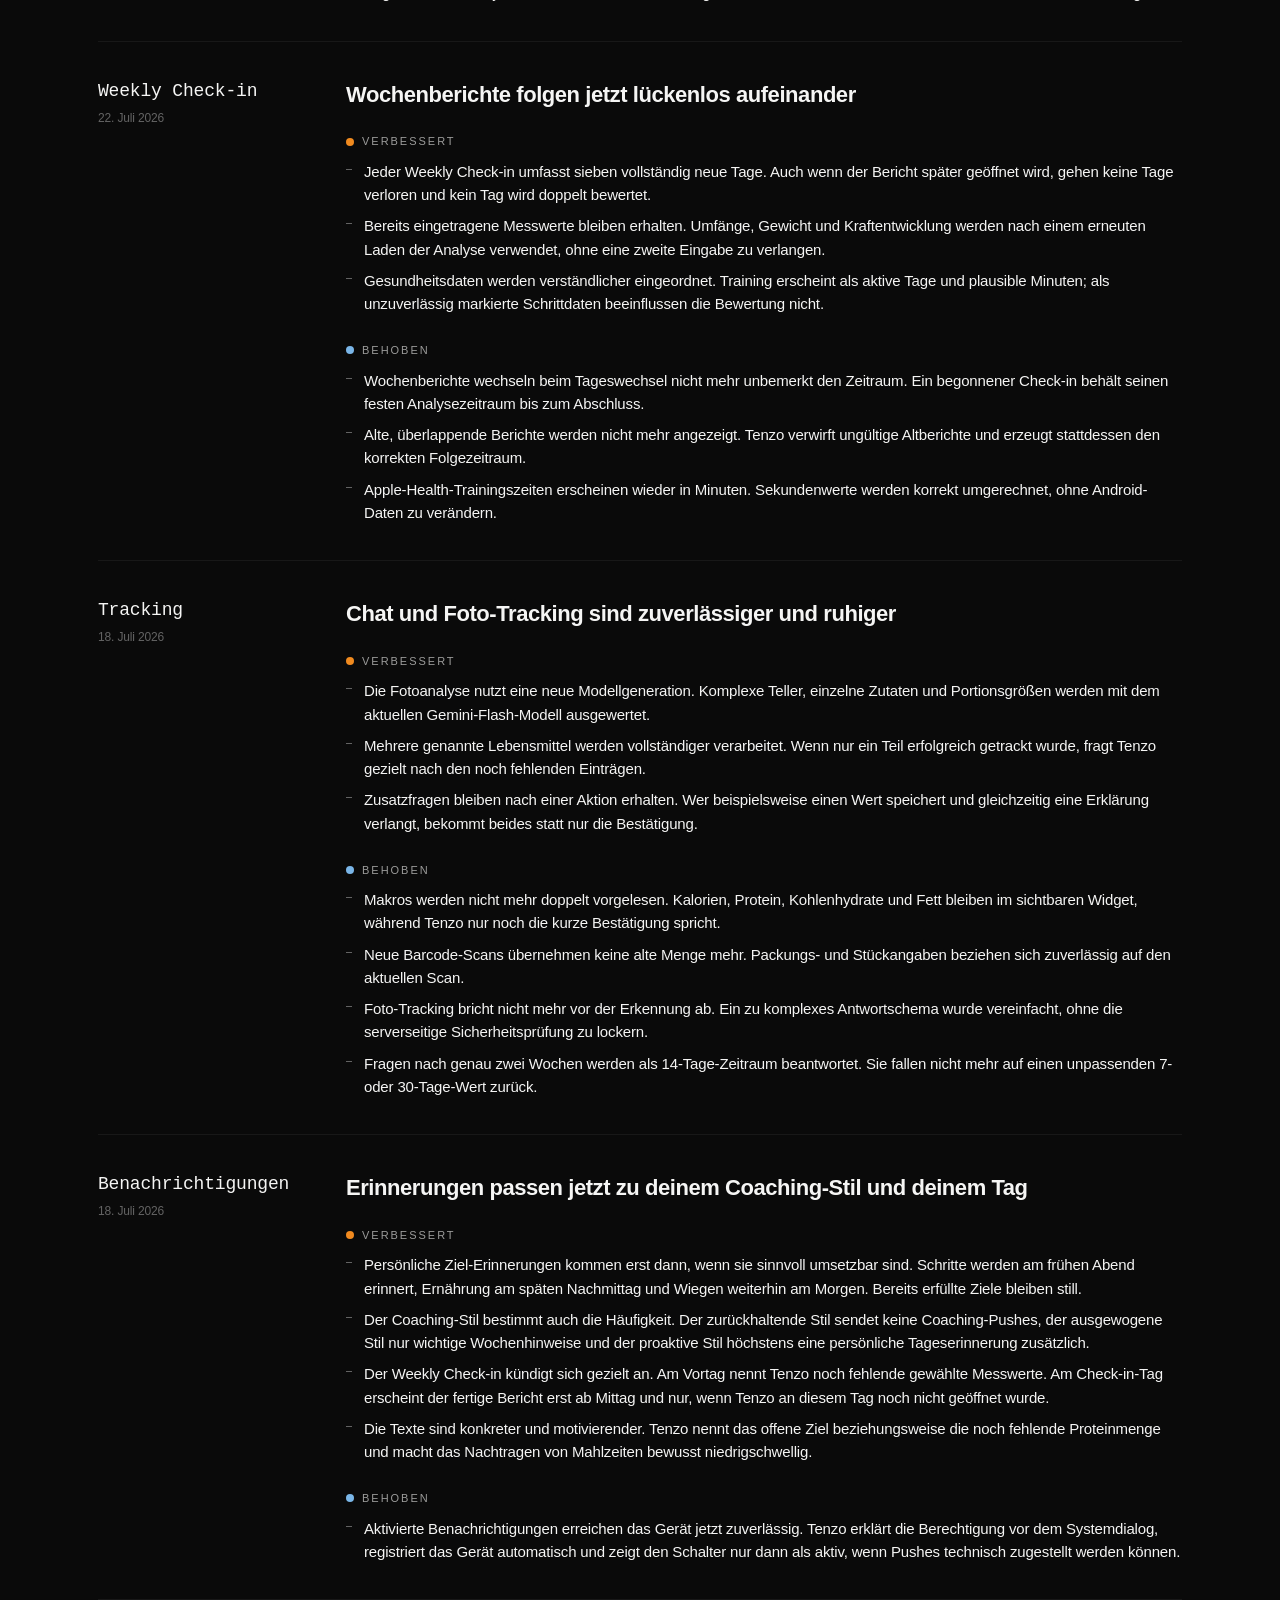
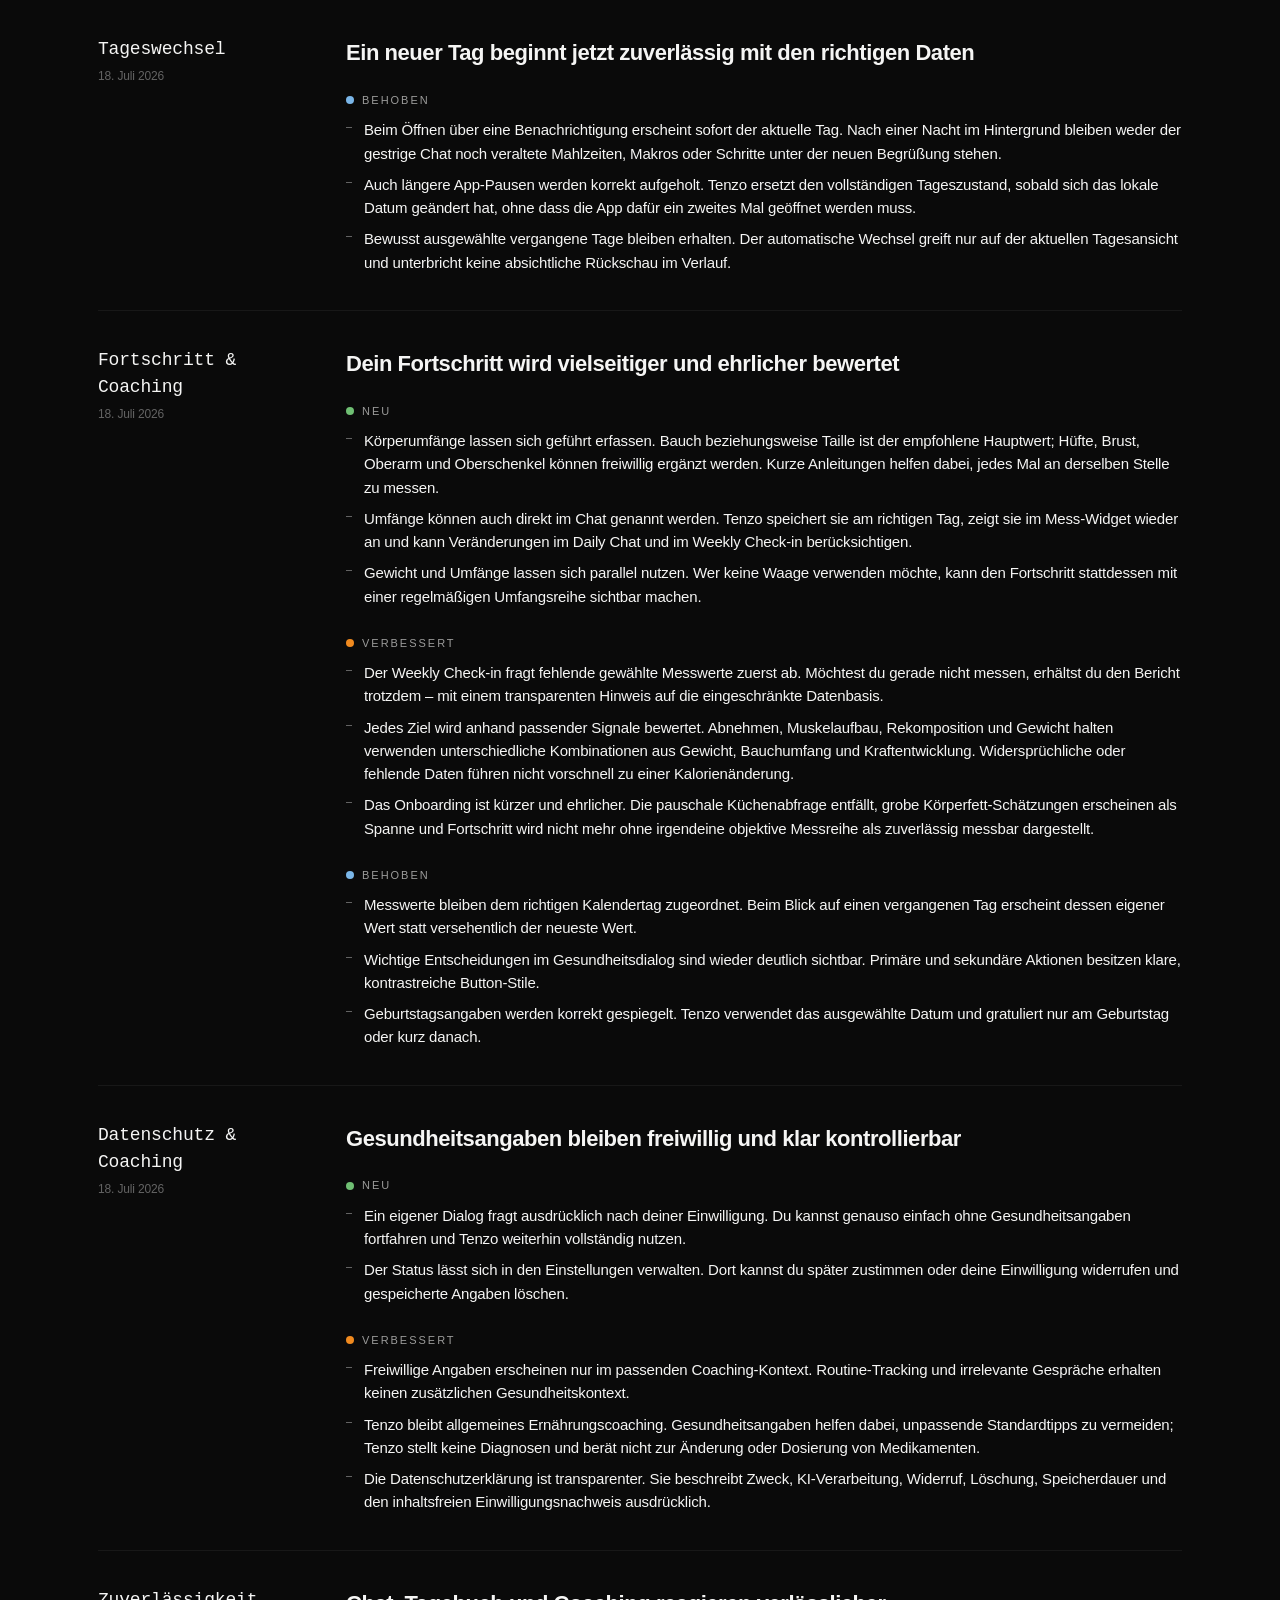
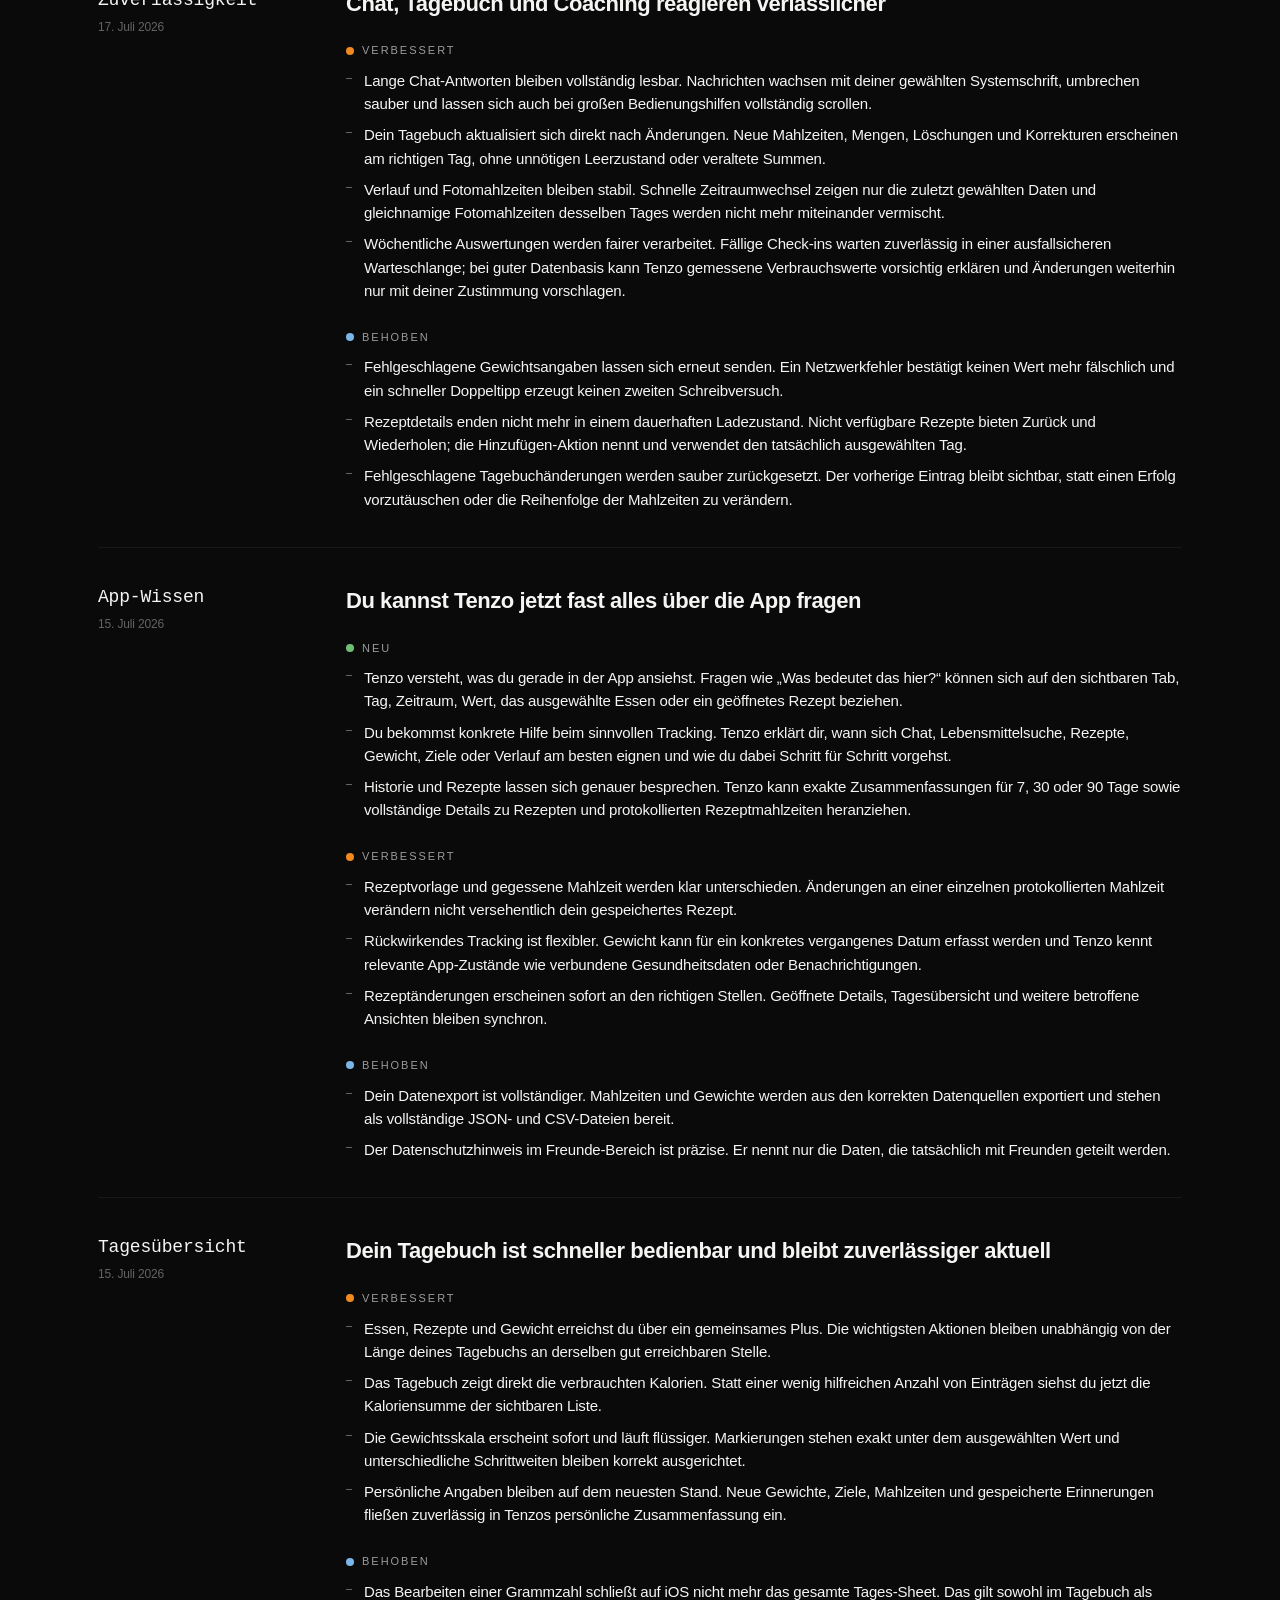
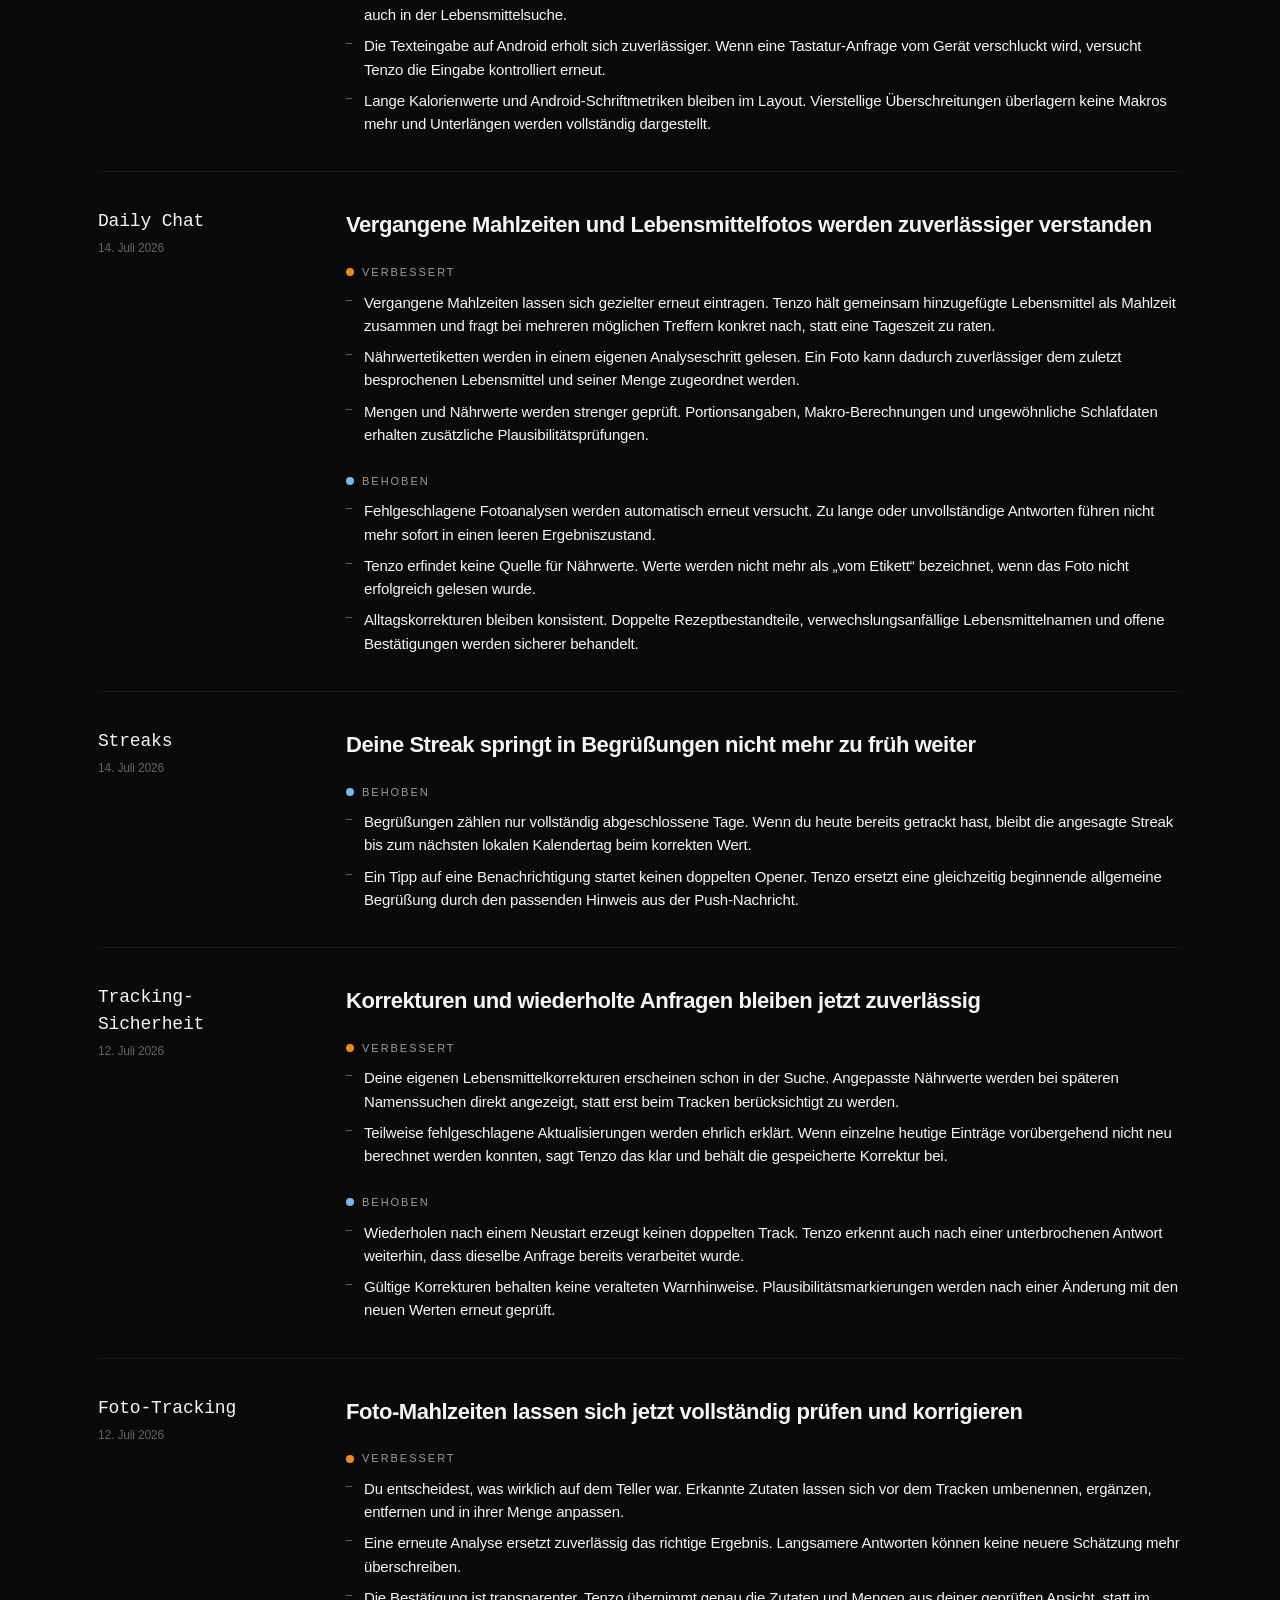
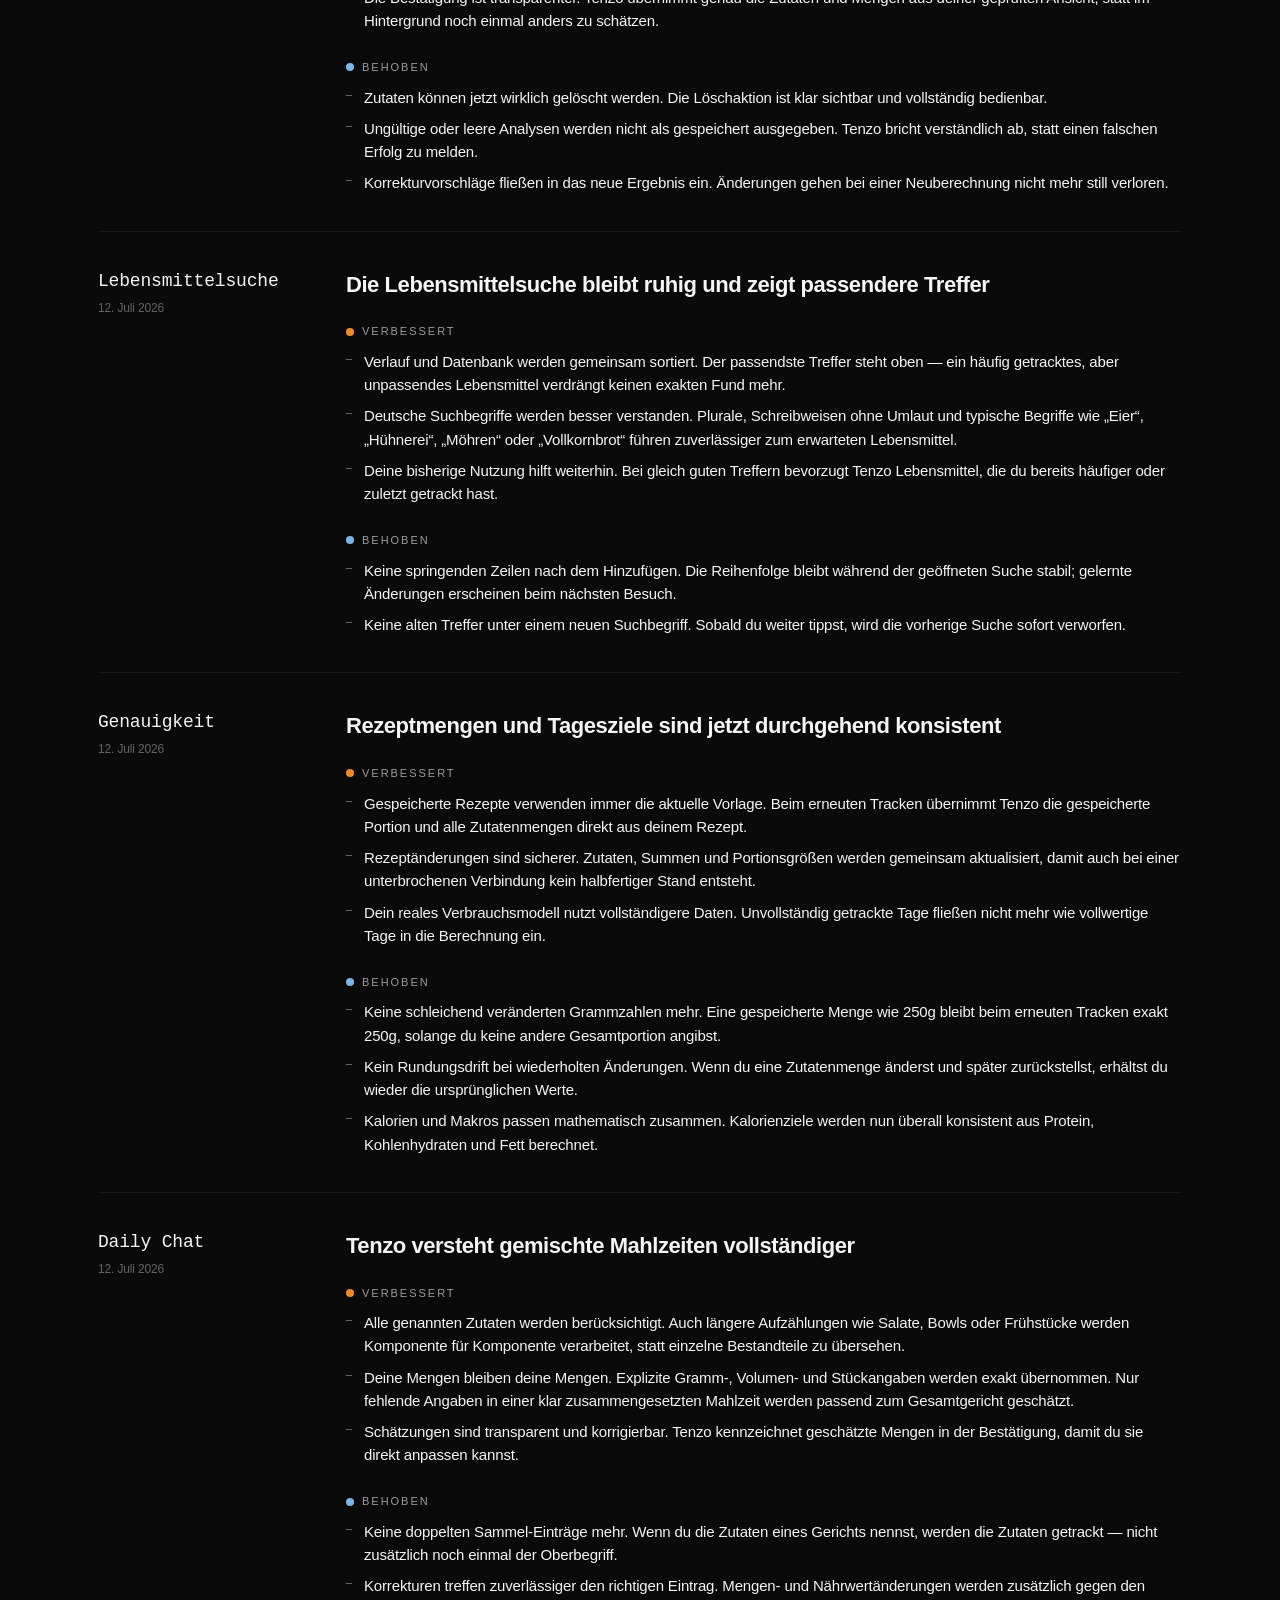
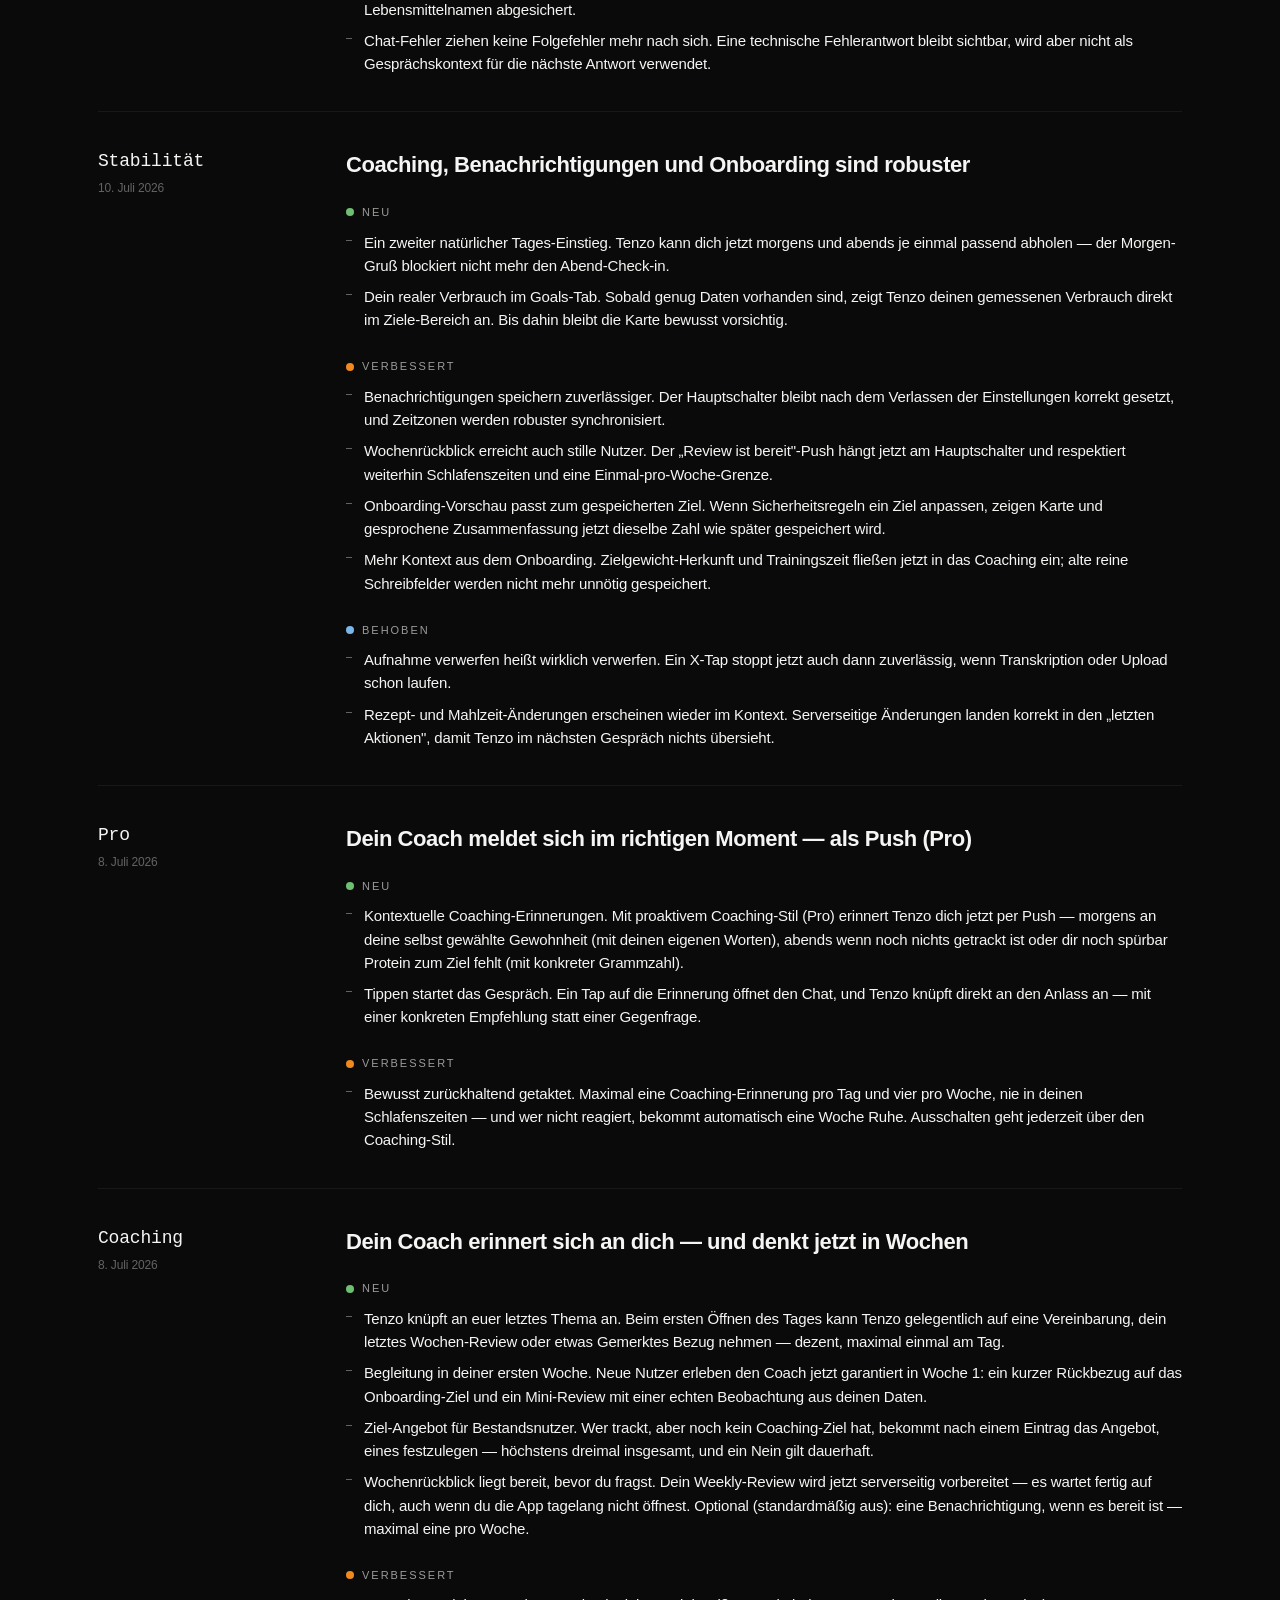
<file: changelog/index.html>
<!doctype html>
<html lang="de">
<head>
  <meta charset="utf-8"/>
  <meta name="viewport" content="width=device-width, initial-scale=1"/>
  <title>Changelog — Tenzo</title>
  <meta name="description" content="Was sich in Tenzo geändert hat. Versionshinweise zu Features, Verbesserungen und Bugfixes."/>
  <meta name="theme-color" content="#0A0A0A"/>
  <link rel="stylesheet" href="../styles.css"/>
  <style>
    .cl-hero {
      padding: clamp(56px, 8vw, 96px) 0 clamp(40px, 5vw, 64px);
      border-bottom: 1px solid var(--tz-line);
    }
    .cl-hero h1 { margin: 18px 0 14px; }
    .cl-meta { color: var(--tz-fg-mute); font-size: 14px; display: flex; gap: 16px; align-items: center; flex-wrap: wrap; }
    .cl-meta a { color: var(--tz-accent); }

    .cl-feed { padding: clamp(48px, 6vw, 80px) 0; }

    .cl-entry {
      display: grid; grid-template-columns: 200px 1fr; gap: 48px;
      padding: 36px 0; border-top: 1px solid var(--tz-line);
      align-items: start;
    }
    .cl-entry:first-of-type { border-top: none; padding-top: 0; }
    .cl-side { position: sticky; top: 88px; }
    @media (max-width: 720px) {
      .cl-entry { grid-template-columns: 1fr; gap: 16px; }
      /* On mobile the rail sits ABOVE the body (single column), so a
         sticky position makes it overlap the entry text as you scroll. */
      .cl-side { position: static; top: auto; }
    }
    .cl-version {
      font-family: var(--tz-font-mono);
      font-size: 18px; font-weight: 500; color: var(--tz-fg);
      letter-spacing: -0.01em;
    }
    .cl-date {
      font-size: 12px; color: var(--tz-fg-faint); margin-top: 4px;
      font-variant-numeric: tabular-nums;
    }
    .cl-tag {
      display: inline-block; margin-top: 10px;
      font-size: 10px; letter-spacing: 0.18em; text-transform: uppercase;
      color: var(--tz-fg-mute); padding: 3px 8px; border-radius: 4px;
      border: 1px solid var(--tz-line-strong);
    }
    .cl-tag.beta { color: var(--tz-accent); border-color: rgba(240,138,31,0.30); }
    .cl-tag.major { color: var(--tz-good); border-color: rgba(111,191,115,0.30); }

    .cl-body h3 {
      font-size: 22px; font-weight: 600; letter-spacing: -0.02em;
      margin: 0 0 18px;
    }
    .cl-section { margin-bottom: 22px; }
    .cl-section:last-child { margin-bottom: 0; }
    .cl-section h4 {
      font-size: 11px; letter-spacing: 0.18em; text-transform: uppercase;
      color: var(--tz-fg-mute); font-weight: 500; margin: 0 0 10px;
      display: inline-flex; align-items: center; gap: 8px;
    }
    .cl-dot {
      width: 8px; height: 8px; border-radius: 999px; display: inline-block;
    }
    .cl-section.added h4 .cl-dot { background: var(--tz-good); }
    .cl-section.improved h4 .cl-dot { background: var(--tz-accent); }
    .cl-section.fixed h4 .cl-dot { background: #7AB6E8; }
    .cl-section.removed h4 .cl-dot { background: var(--tz-fat); }

    .cl-list { list-style: none; padding: 0; margin: 0; display: grid; gap: 8px; }
    .cl-list li {
      font-size: 15px; line-height: 1.55; color: var(--tz-fg);
      padding-left: 18px; position: relative;
    }
    .cl-list li::before {
      content: ""; position: absolute; left: 0; top: 9px;
      width: 6px; height: 1px; background: var(--tz-fg-faint);
    }
    .cl-list li .cl-sub { color: var(--tz-fg-mute); font-size: 13px; }
    .cl-list strong { font-weight: 500; color: var(--tz-fg); }

    /* Subscribe nudge */
    .cl-subscribe {
      margin-top: 64px; padding: 28px;
      background: var(--tz-card); border: 1px solid var(--tz-line);
      border-radius: var(--tz-radius-card);
      display: flex; gap: 24px; align-items: center; justify-content: space-between;
    }
    @media (max-width: 720px) { .cl-subscribe { flex-direction: column; align-items: flex-start; } }
    .cl-subscribe h4 { font-size: 17px; font-weight: 600; margin: 0 0 4px; color: var(--tz-fg); letter-spacing: -0.01em; }
    .cl-subscribe p { margin: 0; color: var(--tz-fg-mute); font-size: 14px; }
    .cl-subscribe a {
      display: inline-flex; align-items: center; gap: 8px;
      padding: 10px 16px; border-radius: 999px;
      background: rgba(255,255,255,0.06); border: 1px solid var(--tz-line-strong);
      color: var(--tz-fg); font-size: 14px; font-weight: 500;
    }
    .cl-subscribe a:hover { background: rgba(255,255,255,0.10); color: var(--tz-fg); }
  </style>
</head>
<body>

  <header class="tzw-header">
    <div class="tzw-wrap tzw-nav">
      <a href="../" class="tzw-brand">TENZO</a>
      <nav class="tzw-nav-links">
        <a href="../#features">Features</a>
        <a href="../#faq">FAQ</a>
        <a href="./" style="color: var(--tz-fg);">Changelog</a>
      </nav>
      <a href="../#signup" class="tzw-nav-cta">Auf die Beta-Liste</a>
    </div>
  </header>

  <section class="cl-hero">
    <div class="tzw-wrap">
      <span class="tzw-eyebrow">Versionshistorie</span>
      <h1 class="tzw-h1" style="font-size: clamp(40px, 5.6vw, 72px);">Changelog</h1>
      <p class="tzw-lede" style="margin-bottom: 16px;">Was sich in Tenzo geändert hat — Versionen, Daten, neue Features.</p>
      <div class="cl-meta">
        <span>Letzte Aktualisierung: 8. September 2026</span>
        <span>·</span>
        <a href="../#signup">Per E-Mail benachrichtigen</a>
      </div>
    </div>
  </section>

  <section class="cl-feed">
    <div class="tzw-wrap">

      <!-- 2026-09-10 — Nährwerte bei Mengenänderungen -->
      <article class="cl-entry">
        <div class="cl-side">
          <div class="cl-version">Mengen &amp; Nährwerte</div>
          <div class="cl-date">10. September 2026</div>
        </div>
        <div class="cl-body">
          <h3>Kalorien und Makros bleiben bei Mengenänderungen erhalten</h3>

          <div class="cl-section fixed">
            <h4><span class="cl-dot"></span>Fixes</h4>
            <ul class="cl-list">
              <li><strong>Mengen lassen sich zuverlässig nachträglich ändern.</strong> Kleine Zwischenwerte beim Tippen können die Kalorien und Makros eines Eintrags nicht mehr dauerhaft auf null setzen – auch nach dem Schließen und erneuten Öffnen der App.</li>
              <li><strong>Die Nährwerte bleiben auch beim erneuten Tracken nachvollziehbar.</strong> Änderungen im Tagebuch und Chat sowie Einträge aus dem Verlauf verwenden die zum Lebensmittel gespeicherten Nährwerte.</li>
            </ul>
          </div>
        </div>
      </article>

      <!-- 2026-09-08 — Stabilere Tagesansicht beim Öffnen von Foodcards -->
      <article class="cl-entry">
        <div class="cl-side">
          <div class="cl-version">Tagesansicht</div>
          <div class="cl-date">8. September 2026</div>
        </div>
        <div class="cl-body">
          <h3>Foodcards öffnen und bearbeiten: stabilere Tagesansicht</h3>

          <div class="cl-section fixed">
            <h4><span class="cl-dot"></span>Fixes</h4>
            <ul class="cl-list">
              <li><strong>Weitere Auslöser für das unerwartete Minimieren der Tagesansicht wurden behoben.</strong> Nach dem Hochziehen bleibt die gespeicherte Position auch bei Tastaturwechseln konsistent. Das betrifft das Öffnen und Bearbeiten von Foodcards in der Suche und im Tagebuch.</li>
              <li><strong>Schnelle Wechsel zwischen Foodcards sind besser abgesichert.</strong> Verzögerte Tastatur- und Speicheraktionen einer vorherigen Karte greifen nicht mehr in die neu geöffnete Eingabe ein.</li>
            </ul>
          </div>
        </div>
      </article>

      <!-- 2026-09-08 — Tastatur und Mengenbearbeitung -->
      <article class="cl-entry">
        <div class="cl-side">
          <div class="cl-version">Tastatur &amp; Mengen</div>
          <div class="cl-date">8. September 2026</div>
        </div>
        <div class="cl-body">
          <h3>Zuverlässiger tippen und Mengen bearbeiten</h3>

          <div class="cl-section fixed">
            <h4><span class="cl-dot"></span>Fixes</h4>
            <ul class="cl-list">
              <li><strong>Der Tastaturbutton auf Android erkennt Berührungen zuverlässiger.</strong> Die Touch-Erkennung in der unteren Bedienleiste wurde überarbeitet, damit auch nach Tastaturanimationen der Wechsel zur Texteingabe funktioniert.</li>
              <li><strong>Ein weiterer Auslöser für das unerwartete Schließen der Tagesansicht wurde behoben.</strong> Beim Bearbeiten von Grammmengen im Tagebuch und in der Suchliste berücksichtigt die Ansicht jetzt die aktuelle Größe nach einem Tastaturwechsel.</li>
            </ul>
          </div>
        </div>
      </article>

      <!-- 2026-08-21 — Vorab geplante Mahlzeiten bleiben am richtigen Tag -->
      <article class="cl-entry">
        <div class="cl-side">
          <div class="cl-version">Tagesplanung</div>
          <div class="cl-date">21. August 2026</div>
        </div>
        <div class="cl-body">
          <h3>Vorab getrackte Mahlzeiten bleiben zuverlässig am gewählten Tag</h3>

          <div class="cl-section fixed">
            <h4><span class="cl-dot"></span>Fixes</h4>
            <ul class="cl-list">
              <li><strong>Für morgen geplante Mahlzeiten erscheinen nicht mehr in der heutigen Tagesansicht.</strong> Tagessummen, Coaching und Bearbeitung berücksichtigen nur Einträge des tatsächlich ausgewählten Tages.</li>
              <li><strong>Die Mahlzeitenart bleibt beim Vorab-Tracking erhalten.</strong> Ein abends für den nächsten Morgen erfasstes Frühstück wird nicht mehr anhand der aktuellen Uhrzeit umsortiert.</li>
              <li><strong>Wochenziele zählen geplante Mahlzeiten erst am richtigen Tag.</strong> Zukünftige Einträge verändern den bisherigen Wochenfortschritt nicht vorzeitig.</li>
            </ul>
          </div>
        </div>
      </article>

      <!-- 2026-08-15 — Neue TestFlight-Basis und zuverlässige Updates -->
      <article class="cl-entry">
        <div class="cl-side">
          <div class="cl-version">Version 1.0.1</div>
          <div class="cl-date">15. August 2026</div>
        </div>
        <div class="cl-body">
          <h3>Tenzo ist wieder über TestFlight verfügbar</h3>

          <div class="cl-section improved">
            <h4><span class="cl-dot"></span>Verbessert</h4>
            <ul class="cl-list">
              <li><strong>Die abgelaufene Beta wird durch einen neuen Build ersetzt.</strong> Version 1.0.1 stellt Tenzo wieder auf iPhones über TestFlight bereit und startet einen neuen Testzeitraum.</li>
              <li><strong>Künftige App-Updates erreichen die installierte Version zuverlässiger.</strong> Die technische Runtime ist jetzt fest an die App-Version gebunden, damit Aktualisierungen nicht mehr auf einer abweichenden Kompatibilitätskennung landen.</li>
            </ul>
          </div>
        </div>
      </article>

      <!-- 2026-08-10 — Voice-Hinweise und Weekly-Messungen bleiben nachvollziehbar -->
      <article class="cl-entry">
        <div class="cl-side">
          <div class="cl-version">Voice-Chat &amp; Weekly</div>
          <div class="cl-date">10. August 2026</div>
        </div>
        <div class="cl-body">
          <h3>Sprachhinweise und Weekly-Messungen bleiben im richtigen Zusammenhang</h3>

          <div class="cl-section improved">
            <h4><span class="cl-dot"></span>Verbessert</h4>
            <ul class="cl-list">
              <li><strong>Überspringen gilt nur für den aktuellen Check-in.</strong> Tenzo akzeptiert eine ausgelassene Messung, erklärt transparent die eingeschränkte Trendbasis und erinnert beim nächsten Weekly erneut daran.</li>
              <li><strong>Der Nutzen regelmäßiger Messpunkte wird klarer.</strong> Tenzo erklärt kurz und ohne Vorwurf, warum vergleichbare Werte die Auswertung von Körpertrends belastbarer machen.</li>
            </ul>
          </div>

          <div class="cl-section fixed">
            <h4><span class="cl-dot"></span>Fixes</h4>
            <ul class="cl-list">
              <li><strong>Ein ausgelassener Umfang deaktiviert künftige Erinnerungen nicht mehr.</strong> Bereits gewählte Messarten bleiben für kommende Wochen vorgemerkt.</li>
              <li><strong>„Keine Sprache erkannt“ bleibt nicht mehr dauerhaft am Chat-Ende hängen.</strong> Der Hinweis erscheint an der Stelle, an der die Aufnahme scheiterte, und bewegt sich mit neuen Nachrichten normal im Verlauf nach oben.</li>
            </ul>
          </div>
        </div>
      </article>

      <!-- 2026-08-05 — Suchkarten und Fokuswechsel vollständig stabilisiert -->
      <article class="cl-entry">
        <div class="cl-side">
          <div class="cl-version">Suche &amp; Mengen</div>
          <div class="cl-date">5. August 2026</div>
        </div>
        <div class="cl-body">
          <h3>Lebensmittelkarten bleiben auch bei schnellen Wechseln zuverlässig geöffnet</h3>

          <div class="cl-section fixed">
            <h4><span class="cl-dot"></span>Fixes</h4>
            <ul class="cl-list">
              <li><strong>Die Lebensmittelsuche verliert ihre Tagesansicht nicht mehr.</strong> Karten bleiben beim Hinzufügen, Einklappen und Tippen daneben stabil, auch wenn direkt zwischen Suche und Grammeingabe gewechselt wird.</li>
              <li><strong>Rezeptnamen und Zutatenmengen beeinflussen sich nicht mehr gegenseitig.</strong> Ein verspäteter Fokuswechsel aus einem vorherigen Feld kann die aktuelle Bearbeitung nicht mehr schließen.</li>
              <li><strong>Chat-, Foto- und Zutatenansichten hinterlassen keinen leeren Tastaturabstand.</strong> Auch mit Hardware-Tastatur bleibt das Dashboard nach dem Wechsel vollständig bedienbar und auf seiner gewählten Höhe.</li>
            </ul>
          </div>
        </div>
      </article>

      <!-- 2026-08-05 — Stabile Mengenbearbeitung und Benachrichtigungstöne -->
      <article class="cl-entry">
        <div class="cl-side">
          <div class="cl-version">Mengen &amp; Erinnerungen</div>
          <div class="cl-date">5. August 2026</div>
        </div>
        <div class="cl-body">
          <h3>Mengen bearbeiten, ohne dass die Tagesansicht verschwindet</h3>

          <div class="cl-section fixed">
            <h4><span class="cl-dot"></span>Fixes</h4>
            <ul class="cl-list">
              <li><strong>Die Tagesansicht bleibt beim Bearbeiten geöffnet.</strong> Nach einer Grammeingabe, beim Einklappen einer Lebensmittelkarte oder beim Tippen daneben springt das Dashboard nicht mehr sporadisch auf seine minimierte Ansicht.</li>
              <li><strong>Rezept-Zutaten und schnelle Fokuswechsel bleiben stabil.</strong> Auch beim direkten Wechsel zwischen Eingabefeldern behält Tenzo zuverlässig die richtige Position bei.</li>
              <li><strong>Android-Erinnerungen verwenden zuverlässig den Systemton.</strong> Tenzo sucht nicht mehr nach einer nicht vorhandenen Sound-Datei, sondern nutzt den auf dem Gerät eingestellten Standardton.</li>
            </ul>
          </div>
        </div>
      </article>

      <!-- 2026-08-03 — Tagesansicht bleibt auf Android scrollbar -->
      <article class="cl-entry">
        <div class="cl-side">
          <div class="cl-version">Tagesansicht</div>
          <div class="cl-date">3. August 2026</div>
        </div>
        <div class="cl-body">
          <h3>Die Tagesansicht lässt sich auf Android zuverlässig scrollen</h3>

          <div class="cl-section fixed">
            <h4><span class="cl-dot"></span>Fixes</h4>
            <ul class="cl-list">
              <li><strong>Der Heute-Tab bleibt direkt nach dem Öffnen scrollbar.</strong> Der Inhalt kann nicht mehr in einem blockierten Zustand hängen bleiben, der sich erst durch einen Tageswechsel löst.</li>
              <li><strong>Die Bedienung bleibt auf Samsung-Geräten stabil.</strong> Scroll- und Wischgesten werden wieder zuverlässig zwischen Tagesinhalt und Bottom Sheet koordiniert.</li>
            </ul>
          </div>
        </div>
      </article>

      <!-- 2026-07-31 — Streak wird beim Fortschritt gewürdigt -->
      <article class="cl-entry">
        <div class="cl-side">
          <div class="cl-version">Tracking-Streak</div>
          <div class="cl-date">31. Juli 2026</div>
        </div>
        <div class="cl-body">
          <h3>Tenzo feiert deine Streak genau im richtigen Moment</h3>

          <div class="cl-section improved">
            <h4><span class="cl-dot"></span>Verbessert</h4>
            <ul class="cl-list">
              <li><strong>Der neue Streak-Stand erscheint nach dem ersten Tracking des Tages.</strong> Sobald dein Eintrag die Streak fortsetzt, würdigt Tenzo den neuen Stand direkt mit einer kurzen, bestärkenden Nachricht.</li>
              <li><strong>Die Morgenbegrüßung bleibt eindeutig.</strong> Tenzo nennt dort keine abweichende Zahl abgeschlossener Tage mehr und vermeidet so den Eindruck, dass ein Tag fehlt.</li>
            </ul>
          </div>
        </div>
      </article>

      <!-- 2026-07-31 — Zuverlässige Etiketten-Lebensmittel und verständliche Fehler -->
      <article class="cl-entry">
        <div class="cl-side">
          <div class="cl-version">Etiketten &amp; Tracking</div>
          <div class="cl-date">31. Juli 2026</div>
        </div>
        <div class="cl-body">
          <h3>Fotografierte Lebensmittel werden zuverlässig gespeichert</h3>

          <div class="cl-section improved">
            <h4><span class="cl-dot"></span>Verbessert</h4>
            <ul class="cl-list">
              <li><strong>Nährwertangaben bleiben genauer.</strong> Sehr kleine Werte für Salz, Zucker und gesättigte Fettsäuren werden mit den Nachkommastellen der Verpackung gespeichert.</li>
              <li><strong>Korrekturen bleiben erhalten.</strong> Änderst du vor dem Bestätigen Produktname oder Marke, zeigt Tenzo diese Angaben auch nach einem Neustart weiterhin richtig an.</li>
            </ul>
          </div>

          <div class="cl-section fixed">
            <h4><span class="cl-dot"></span>Fixes</h4>
            <ul class="cl-list">
              <li><strong>Nutri-Scores von Verpackungen blockieren das Speichern nicht mehr.</strong> Groß geschriebene Angaben von A bis E werden zuverlässig übernommen und das Produkt bleibt über seinen Barcode auffindbar.</li>
              <li><strong>Bestätigungen entsprechen dem echten Speicherstand.</strong> Tenzo meldet nicht mehr vorzeitig, dass ein Lebensmittel angelegt wurde, wenn zunächst nur die Mahlzeit getrackt ist.</li>
              <li><strong>Fehler bleiben verständlich.</strong> Statt technischer Datenbankmeldungen erhältst du eine kurze Erklärung und kannst die Aktion erneut versuchen.</li>
            </ul>
          </div>
        </div>
      </article>

      <!-- 2026-07-30 — Stabile Suche, Mengen und Nährwerte in der Tagesansicht -->
      <article class="cl-entry">
        <div class="cl-side">
          <div class="cl-version">Suche &amp; Mahlzeiten</div>
          <div class="cl-date">30. Juli 2026</div>
        </div>
        <div class="cl-body">
          <h3>Lebensmittel lassen sich ruhig suchen und zuverlässig anpassen</h3>

          <div class="cl-section improved">
            <h4><span class="cl-dot"></span>Verbessert</h4>
            <ul class="cl-list">
              <li><strong>Suchergebnisse springen nicht mehr.</strong> Tenzo wartet auf die vollständige Lebensmittelsuche und zeigt bis dahin einen klaren Ladezustand. Bereits angezeigte Treffer ändern ihre Reihenfolge anschließend nicht mehr unerwartet.</li>
              <li><strong>Fehlgeschlagene Suchen bleiben wiederholbar.</strong> Bei einem kurzen Netzproblem beendet Tenzo den Ladevorgang sichtbar und versucht die Suche begrenzt erneut, statt für den restlichen Besuch festzuhängen.</li>
            </ul>
          </div>

          <div class="cl-section fixed">
            <h4><span class="cl-dot"></span>Fixes</h4>
            <ul class="cl-list">
              <li><strong>Die Tagesansicht bleibt beim Bearbeiten geöffnet.</strong> Bestätigen oder Antippen einer Mahlzeitenkarte schließt das gesamte Sheet auf iOS nicht mehr sporadisch.</li>
              <li><strong>Kalorien folgen wieder der tatsächlichen Menge.</strong> Änderst du die Grammzahl einer Mahlzeit, berechnet die Karte Kalorien und Makros proportional aus den gespeicherten Nährwerten – die Grammzahl kann nicht mehr versehentlich als Kalorienwert erscheinen.</li>
            </ul>
          </div>
        </div>
      </article>

      <!-- 2026-07-30 — Stabilere Tastatur in Chat, Tagesansicht und Foto-Korrektur -->
      <article class="cl-entry">
        <div class="cl-side">
          <div class="cl-version">Tastatur &amp; Ansichten</div>
          <div class="cl-date">30. Juli 2026</div>
        </div>
        <div class="cl-body">
          <h3>Eingabefelder und Ansichten bleiben zuverlässig an ihrem Platz</h3>

          <div class="cl-section improved">
            <h4><span class="cl-dot"></span>Verbessert</h4>
            <ul class="cl-list">
              <li><strong>Korrekturen beim Foto-Tracking bleiben sichtbar.</strong> Öffnest du die Tastatur für Mengen oder zusätzliche Hinweise, fährt der Inhalt zuverlässig darüber und lässt sich vollständig bedienen.</li>
              <li><strong>Saubere Wechsel zwischen Eingabefeldern.</strong> Chat, Tagesansicht sowie Foto- und Zutatenkorrekturen verwalten die Gerätetastatur jetzt getrennt, damit sich ihre Zustände nicht mehr gegenseitig beeinflussen.</li>
            </ul>
          </div>

          <div class="cl-section fixed">
            <h4><span class="cl-dot"></span>Fixes</h4>
            <ul class="cl-list">
              <li><strong>Keine festhängende oder doppelte Tastatur mehr.</strong> Besonders auf Android werden fokussierte Felder vor einem Ansichtswechsel sauber geschlossen und die nächste Eingabe kann normal öffnen.</li>
              <li><strong>Ansichten klappen beim Schließen der Tastatur nicht mehr unerwartet zu.</strong> Der vorherige Stand der Tagesansicht wird wiederhergestellt, auch wenn gleichzeitig eine Fotoanalyse fertig wird.</li>
            </ul>
          </div>
        </div>
      </article>

      <!-- 2026-07-26 — Barcode & Produkte: keine Dubletten, Scan-Zuordnung per Tap -->
      <article class="cl-entry">
        <div class="cl-side">
          <div class="cl-version">Barcode &amp; Produkte</div>
          <div class="cl-date">26. Juli 2026</div>
        </div>
        <div class="cl-body">
          <h3>Scans finden dein Produkt wieder — und der Katalog bleibt sauber</h3>

          <div class="cl-section added">
            <h4><span class="cl-dot"></span>Neu</h4>
            <ul class="cl-list">
              <li><strong>Produkt-Auswahl direkt im Chat.</strong> Legst du per Etikettenfoto ein Produkt an, das es so ähnlich schon gibt, zeigt Tenzo dir die Kandidaten als Karte — ein Tap wählt das richtige, „Keins davon" legt sauber neu an. Keine doppelten Einträge mehr durch unterschiedliche Schreibweisen.</li>
              <li><strong>Barcode nachträglich verknüpfen.</strong> Kennt der Scanner einen Code nicht, fragt Tenzo nach dem Produkt und verknüpft den Barcode nach deiner Bestätigung — beim nächsten Scan wird es sofort gefunden. Auch selbst angelegte Lebensmittel werden so endlich scanbar.</li>
            </ul>
          </div>

          <div class="cl-section improved">
            <h4><span class="cl-dot"></span>Verbessert</h4>
            <ul class="cl-list">
              <li><strong>Unbekannter Scan landet direkt im Gespräch.</strong> Statt einer Sackgassen-Meldung übernimmt Tenzo sofort — Produkt nennen, zuordnen oder anlegen, fertig.</li>
              <li><strong>Suche und Scan legen keine Duplikate mehr an.</strong> Produkte aus der Textsuche werden künftig auch per Barcode gefunden, und ein gescanntes Produkt erzeugt keinen zweiten Eintrag mehr.</li>
              <li><strong>Deine Korrekturen bleiben am Produkt.</strong> Wer Nährwerte eines gescannten Produkts korrigiert hat, bekommt sie jetzt bei jedem weiteren Scan zuverlässig angezeigt.</li>
            </ul>
          </div>

          <div class="cl-section fixed">
            <h4><span class="cl-dot"></span>Fixes</h4>
            <ul class="cl-list">
              <li><strong>Ehrliche Meldung bei Verbindungsproblemen.</strong> Schlägt die Produktprüfung technisch fehl, behauptet Tenzo nicht mehr, das Produkt existiere nicht — sondern bietet einen neuen Versuch an.</li>
              <li><strong>Neu angelegte Produkte tragen ihren gescannten Barcode.</strong> Auch wenn zwischen Scan und Anlegen ein Foto der Nährwerttabelle liegt.</li>
            </ul>
          </div>
        </div>
      </article>

      <!-- 2026-07-25 — Schnelleres und vollständigeres Foto-Tracking -->
      <article class="cl-entry">
        <div class="cl-side">
          <div class="cl-version">Foto-Tracking</div>
          <div class="cl-date">25. Juli 2026</div>
        </div>
        <div class="cl-body">
          <h3>Fotos werden deutlich schneller und vollständiger ausgewertet</h3>

          <div class="cl-section added">
            <h4><span class="cl-dot"></span>Neu</h4>
            <ul class="cl-list">
              <li><strong>Vitamine und Mineralstoffe vom Etikett.</strong> Zeigt eine Nährwerttabelle Kalium, Magnesium, Zink oder B-Vitamine, werden sie miterfasst und dauerhaft am Lebensmittel gespeichert — Tenzo kann auch Wochen später dazu Auskunft geben. Im Bestätigungsdialog stehen sie für die eingegebene Menge, passend zu den Nährwerten darüber.</li>
              <li><strong>Zutatenliste und Allergene.</strong> Beides wird jetzt mitgelesen und bleibt am Produkt hinterlegt.</li>
            </ul>
          </div>

          <div class="cl-section improved">
            <h4><span class="cl-dot"></span>Verbessert</h4>
            <ul class="cl-list">
              <li><strong>Mahlzeitenfotos brauchen nur noch einen Bruchteil der Zeit.</strong> Ein mehrteiliger Teller wird jetzt in gut einer Viertelminute ausgewertet statt in bis zu einer knappen Minute.</li>
              <li><strong>Fällt ein Anbieter aus, springt automatisch ein zweiter ein.</strong> Vorher endete das mit einer Fehlermeldung; jetzt kostet es nur etwas Zeit.</li>
              <li><strong>Aufgedruckte Kalorien werden nicht mehr überstimmt.</strong> Der Wert von der Packung gilt, statt aus den übrigen Nährwerten neu berechnet zu werden.</li>
            </ul>
          </div>

          <div class="cl-section fixed">
            <h4><span class="cl-dot"></span>Fixes</h4>
            <ul class="cl-list">
              <li><strong>Kein „Keine Lebensmittel erkannt" mehr bei gut erkennbaren Tellern.</strong> Die Auswertung konnte sich in einer Endlosschleife verhaken und brach dann ohne Ergebnis ab.</li>
              <li><strong>Das Korrekturfeld bleibt beim Tippen sichtbar.</strong> Es verschwand bisher hinter der Tastatur und ließ sich nicht heranscrollen.</li>
              <li><strong>Unplausible Einzelwerte landen nicht mehr im Eintrag.</strong> Ein Lesefehler bei Zucker oder Salz wird verworfen, ohne die restliche Analyse zu gefährden.</li>
              <li><strong>Bekannte Produkte verlieren ihre Zusatzangaben nicht mehr.</strong> Wird ein bereits gespeichertes Produkt erneut fotografiert, werden fehlende Angaben ergänzt statt verworfen.</li>
            </ul>
          </div>
        </div>
      </article>

      <!-- 2026-07-22 — Wiederholbare Nährwerttabellen-Analyse -->
      <article class="cl-entry">
        <div class="cl-side">
          <div class="cl-version">Foto-Tracking</div>
          <div class="cl-date">22. Juli 2026</div>
        </div>
        <div class="cl-body">
          <h3>Nährwerttabellen lassen sich zuverlässiger auslesen</h3>

          <div class="cl-section improved">
            <h4><span class="cl-dot"></span>Verbessert</h4>
            <ul class="cl-list">
              <li><strong>Nährwerttabellen werden nach einem unbekannten Barcode direkt erkannt.</strong> Der neue Foto-Pfad konzentriert sich sofort auf die Tabelle, statt das Bild zuerst allgemein einzuordnen.</li>
              <li><strong>Kurze Aussetzer werden automatisch abgefangen.</strong> Tenzo wiederholt temporäre Netzwerk- oder Anbieterfehler innerhalb einer festen Zeitgrenze, ohne die Analyse unkontrolliert zu verlängern.</li>
            </ul>
          </div>

          <div class="cl-section fixed">
            <h4><span class="cl-dot"></span>Behoben</h4>
            <ul class="cl-list">
              <li><strong>Nach einem Timeout muss das Foto nicht erneut aufgenommen werden.</strong> Dasselbe Foto kann einmal direkt wiederholt werden, ohne das tägliche Foto-Limit ein zweites Mal zu belasten.</li>
              <li><strong>Abgebrochene Analysen laufen nicht mehr im Hintergrund weiter.</strong> Ein Nutzer-Abbruch beendet auch die laufende Anfrage.</li>
            </ul>
          </div>
        </div>
      </article>

      <!-- 2026-07-22 — Zuverlässige Weekly Check-ins -->
      <article class="cl-entry">
        <div class="cl-side">
          <div class="cl-version">Weekly Check-in</div>
          <div class="cl-date">22. Juli 2026</div>
        </div>
        <div class="cl-body">
          <h3>Wochenberichte folgen jetzt lückenlos aufeinander</h3>

          <div class="cl-section improved">
            <h4><span class="cl-dot"></span>Verbessert</h4>
            <ul class="cl-list">
              <li><strong>Jeder Weekly Check-in umfasst sieben vollständig neue Tage.</strong> Auch wenn der Bericht später geöffnet wird, gehen keine Tage verloren und kein Tag wird doppelt bewertet.</li>
              <li><strong>Bereits eingetragene Messwerte bleiben erhalten.</strong> Umfänge, Gewicht und Kraftentwicklung werden nach einem erneuten Laden der Analyse verwendet, ohne eine zweite Eingabe zu verlangen.</li>
              <li><strong>Gesundheitsdaten werden verständlicher eingeordnet.</strong> Training erscheint als aktive Tage und plausible Minuten; als unzuverlässig markierte Schrittdaten beeinflussen die Bewertung nicht.</li>
            </ul>
          </div>

          <div class="cl-section fixed">
            <h4><span class="cl-dot"></span>Behoben</h4>
            <ul class="cl-list">
              <li><strong>Wochenberichte wechseln beim Tageswechsel nicht mehr unbemerkt den Zeitraum.</strong> Ein begonnener Check-in behält seinen festen Analysezeitraum bis zum Abschluss.</li>
              <li><strong>Alte, überlappende Berichte werden nicht mehr angezeigt.</strong> Tenzo verwirft ungültige Altberichte und erzeugt stattdessen den korrekten Folgezeitraum.</li>
              <li><strong>Apple-Health-Trainingszeiten erscheinen wieder in Minuten.</strong> Sekundenwerte werden korrekt umgerechnet, ohne Android-Daten zu verändern.</li>
            </ul>
          </div>
        </div>
      </article>

      <!-- 2026-07-18 — Zuverlässigeres Chat- und Foto-Tracking -->
      <article class="cl-entry">
        <div class="cl-side">
          <div class="cl-version">Tracking</div>
          <div class="cl-date">18. Juli 2026</div>
        </div>
        <div class="cl-body">
          <h3>Chat und Foto-Tracking sind zuverlässiger und ruhiger</h3>

          <div class="cl-section improved">
            <h4><span class="cl-dot"></span>Verbessert</h4>
            <ul class="cl-list">
              <li><strong>Die Fotoanalyse nutzt eine neue Modellgeneration.</strong> Komplexe Teller, einzelne Zutaten und Portionsgrößen werden mit dem aktuellen Gemini-Flash-Modell ausgewertet.</li>
              <li><strong>Mehrere genannte Lebensmittel werden vollständiger verarbeitet.</strong> Wenn nur ein Teil erfolgreich getrackt wurde, fragt Tenzo gezielt nach den noch fehlenden Einträgen.</li>
              <li><strong>Zusatzfragen bleiben nach einer Aktion erhalten.</strong> Wer beispielsweise einen Wert speichert und gleichzeitig eine Erklärung verlangt, bekommt beides statt nur die Bestätigung.</li>
            </ul>
          </div>

          <div class="cl-section fixed">
            <h4><span class="cl-dot"></span>Behoben</h4>
            <ul class="cl-list">
              <li><strong>Makros werden nicht mehr doppelt vorgelesen.</strong> Kalorien, Protein, Kohlenhydrate und Fett bleiben im sichtbaren Widget, während Tenzo nur noch die kurze Bestätigung spricht.</li>
              <li><strong>Neue Barcode-Scans übernehmen keine alte Menge mehr.</strong> Packungs- und Stückangaben beziehen sich zuverlässig auf den aktuellen Scan.</li>
              <li><strong>Foto-Tracking bricht nicht mehr vor der Erkennung ab.</strong> Ein zu komplexes Antwortschema wurde vereinfacht, ohne die serverseitige Sicherheitsprüfung zu lockern.</li>
              <li><strong>Fragen nach genau zwei Wochen werden als 14-Tage-Zeitraum beantwortet.</strong> Sie fallen nicht mehr auf einen unpassenden 7- oder 30-Tage-Wert zurück.</li>
            </ul>
          </div>
        </div>
      </article>

      <!-- 2026-07-18 — Persönliche Push-Erinnerungen -->
      <article class="cl-entry">
        <div class="cl-side">
          <div class="cl-version">Benachrichtigungen</div>
          <div class="cl-date">18. Juli 2026</div>
        </div>
        <div class="cl-body">
          <h3>Erinnerungen passen jetzt zu deinem Coaching-Stil und deinem Tag</h3>

          <div class="cl-section improved">
            <h4><span class="cl-dot"></span>Verbessert</h4>
            <ul class="cl-list">
              <li><strong>Persönliche Ziel-Erinnerungen kommen erst dann, wenn sie sinnvoll umsetzbar sind.</strong> Schritte werden am frühen Abend erinnert, Ernährung am späten Nachmittag und Wiegen weiterhin am Morgen. Bereits erfüllte Ziele bleiben still.</li>
              <li><strong>Der Coaching-Stil bestimmt auch die Häufigkeit.</strong> Der zurückhaltende Stil sendet keine Coaching-Pushes, der ausgewogene Stil nur wichtige Wochenhinweise und der proaktive Stil höchstens eine persönliche Tageserinnerung zusätzlich.</li>
              <li><strong>Der Weekly Check-in kündigt sich gezielt an.</strong> Am Vortag nennt Tenzo noch fehlende gewählte Messwerte. Am Check-in-Tag erscheint der fertige Bericht erst ab Mittag und nur, wenn Tenzo an diesem Tag noch nicht geöffnet wurde.</li>
              <li><strong>Die Texte sind konkreter und motivierender.</strong> Tenzo nennt das offene Ziel beziehungsweise die noch fehlende Proteinmenge und macht das Nachtragen von Mahlzeiten bewusst niedrigschwellig.</li>
            </ul>
          </div>

          <div class="cl-section fixed">
            <h4><span class="cl-dot"></span>Behoben</h4>
            <ul class="cl-list">
              <li><strong>Aktivierte Benachrichtigungen erreichen das Gerät jetzt zuverlässig.</strong> Tenzo erklärt die Berechtigung vor dem Systemdialog, registriert das Gerät automatisch und zeigt den Schalter nur dann als aktiv, wenn Pushes technisch zugestellt werden können.</li>
            </ul>
          </div>
        </div>
      </article>

      <!-- 2026-07-18 — Zuverlässiger Tageswechsel -->
      <article class="cl-entry">
        <div class="cl-side">
          <div class="cl-version">Tageswechsel</div>
          <div class="cl-date">18. Juli 2026</div>
        </div>
        <div class="cl-body">
          <h3>Ein neuer Tag beginnt jetzt zuverlässig mit den richtigen Daten</h3>

          <div class="cl-section fixed">
            <h4><span class="cl-dot"></span>Behoben</h4>
            <ul class="cl-list">
              <li><strong>Beim Öffnen über eine Benachrichtigung erscheint sofort der aktuelle Tag.</strong> Nach einer Nacht im Hintergrund bleiben weder der gestrige Chat noch veraltete Mahlzeiten, Makros oder Schritte unter der neuen Begrüßung stehen.</li>
              <li><strong>Auch längere App-Pausen werden korrekt aufgeholt.</strong> Tenzo ersetzt den vollständigen Tageszustand, sobald sich das lokale Datum geändert hat, ohne dass die App dafür ein zweites Mal geöffnet werden muss.</li>
              <li><strong>Bewusst ausgewählte vergangene Tage bleiben erhalten.</strong> Der automatische Wechsel greift nur auf der aktuellen Tagesansicht und unterbricht keine absichtliche Rückschau im Verlauf.</li>
            </ul>
          </div>
        </div>
      </article>

      <!-- 2026-07-18 — Messbarer Fortschritt und zielgerechtes Coaching -->
      <article class="cl-entry">
        <div class="cl-side">
          <div class="cl-version">Fortschritt &amp; Coaching</div>
          <div class="cl-date">18. Juli 2026</div>
        </div>
        <div class="cl-body">
          <h3>Dein Fortschritt wird vielseitiger und ehrlicher bewertet</h3>

          <div class="cl-section added">
            <h4><span class="cl-dot"></span>Neu</h4>
            <ul class="cl-list">
              <li><strong>Körperumfänge lassen sich geführt erfassen.</strong> Bauch beziehungsweise Taille ist der empfohlene Hauptwert; Hüfte, Brust, Oberarm und Oberschenkel können freiwillig ergänzt werden. Kurze Anleitungen helfen dabei, jedes Mal an derselben Stelle zu messen.</li>
              <li><strong>Umfänge können auch direkt im Chat genannt werden.</strong> Tenzo speichert sie am richtigen Tag, zeigt sie im Mess-Widget wieder an und kann Veränderungen im Daily Chat und im Weekly Check-in berücksichtigen.</li>
              <li><strong>Gewicht und Umfänge lassen sich parallel nutzen.</strong> Wer keine Waage verwenden möchte, kann den Fortschritt stattdessen mit einer regelmäßigen Umfangsreihe sichtbar machen.</li>
            </ul>
          </div>

          <div class="cl-section improved">
            <h4><span class="cl-dot"></span>Verbessert</h4>
            <ul class="cl-list">
              <li><strong>Der Weekly Check-in fragt fehlende gewählte Messwerte zuerst ab.</strong> Möchtest du gerade nicht messen, erhältst du den Bericht trotzdem – mit einem transparenten Hinweis auf die eingeschränkte Datenbasis.</li>
              <li><strong>Jedes Ziel wird anhand passender Signale bewertet.</strong> Abnehmen, Muskelaufbau, Rekomposition und Gewicht halten verwenden unterschiedliche Kombinationen aus Gewicht, Bauchumfang und Kraftentwicklung. Widersprüchliche oder fehlende Daten führen nicht vorschnell zu einer Kalorienänderung.</li>
              <li><strong>Das Onboarding ist kürzer und ehrlicher.</strong> Die pauschale Küchenabfrage entfällt, grobe Körperfett-Schätzungen erscheinen als Spanne und Fortschritt wird nicht mehr ohne irgendeine objektive Messreihe als zuverlässig messbar dargestellt.</li>
            </ul>
          </div>

          <div class="cl-section fixed">
            <h4><span class="cl-dot"></span>Behoben</h4>
            <ul class="cl-list">
              <li><strong>Messwerte bleiben dem richtigen Kalendertag zugeordnet.</strong> Beim Blick auf einen vergangenen Tag erscheint dessen eigener Wert statt versehentlich der neueste Wert.</li>
              <li><strong>Wichtige Entscheidungen im Gesundheitsdialog sind wieder deutlich sichtbar.</strong> Primäre und sekundäre Aktionen besitzen klare, kontrastreiche Button-Stile.</li>
              <li><strong>Geburtstagsangaben werden korrekt gespiegelt.</strong> Tenzo verwendet das ausgewählte Datum und gratuliert nur am Geburtstag oder kurz danach.</li>
            </ul>
          </div>
        </div>
      </article>

      <!-- 2026-07-18 — Freiwilliger Gesundheitskontext -->
      <article class="cl-entry">
        <div class="cl-side">
          <div class="cl-version">Datenschutz &amp; Coaching</div>
          <div class="cl-date">18. Juli 2026</div>
        </div>
        <div class="cl-body">
          <h3>Gesundheitsangaben bleiben freiwillig und klar kontrollierbar</h3>

          <div class="cl-section added">
            <h4><span class="cl-dot"></span>Neu</h4>
            <ul class="cl-list">
              <li><strong>Ein eigener Dialog fragt ausdrücklich nach deiner Einwilligung.</strong> Du kannst genauso einfach ohne Gesundheitsangaben fortfahren und Tenzo weiterhin vollständig nutzen.</li>
              <li><strong>Der Status lässt sich in den Einstellungen verwalten.</strong> Dort kannst du später zustimmen oder deine Einwilligung widerrufen und gespeicherte Angaben löschen.</li>
            </ul>
          </div>

          <div class="cl-section improved">
            <h4><span class="cl-dot"></span>Verbessert</h4>
            <ul class="cl-list">
              <li><strong>Freiwillige Angaben erscheinen nur im passenden Coaching-Kontext.</strong> Routine-Tracking und irrelevante Gespräche erhalten keinen zusätzlichen Gesundheitskontext.</li>
              <li><strong>Tenzo bleibt allgemeines Ernährungscoaching.</strong> Gesundheitsangaben helfen dabei, unpassende Standardtipps zu vermeiden; Tenzo stellt keine Diagnosen und berät nicht zur Änderung oder Dosierung von Medikamenten.</li>
              <li><strong>Die Datenschutzerklärung ist transparenter.</strong> Sie beschreibt Zweck, KI-Verarbeitung, Widerruf, Löschung, Speicherdauer und den inhaltsfreien Einwilligungsnachweis ausdrücklich.</li>
            </ul>
          </div>
        </div>
      </article>

      <!-- 2026-07-17 — Zuverlässiger Chat, Tagebuch und Coaching -->
      <article class="cl-entry">
        <div class="cl-side">
          <div class="cl-version">Zuverlässigkeit</div>
          <div class="cl-date">17. Juli 2026</div>
        </div>
        <div class="cl-body">
          <h3>Chat, Tagebuch und Coaching reagieren verlässlicher</h3>

          <div class="cl-section improved">
            <h4><span class="cl-dot"></span>Verbessert</h4>
            <ul class="cl-list">
              <li><strong>Lange Chat-Antworten bleiben vollständig lesbar.</strong> Nachrichten wachsen mit deiner gewählten Systemschrift, umbrechen sauber und lassen sich auch bei großen Bedienungshilfen vollständig scrollen.</li>
              <li><strong>Dein Tagebuch aktualisiert sich direkt nach Änderungen.</strong> Neue Mahlzeiten, Mengen, Löschungen und Korrekturen erscheinen am richtigen Tag, ohne unnötigen Leerzustand oder veraltete Summen.</li>
              <li><strong>Verlauf und Fotomahlzeiten bleiben stabil.</strong> Schnelle Zeitraumwechsel zeigen nur die zuletzt gewählten Daten und gleichnamige Fotomahlzeiten desselben Tages werden nicht mehr miteinander vermischt.</li>
              <li><strong>Wöchentliche Auswertungen werden fairer verarbeitet.</strong> Fällige Check-ins warten zuverlässig in einer ausfallsicheren Warteschlange; bei guter Datenbasis kann Tenzo gemessene Verbrauchswerte vorsichtig erklären und Änderungen weiterhin nur mit deiner Zustimmung vorschlagen.</li>
            </ul>
          </div>

          <div class="cl-section fixed">
            <h4><span class="cl-dot"></span>Behoben</h4>
            <ul class="cl-list">
              <li><strong>Fehlgeschlagene Gewichtsangaben lassen sich erneut senden.</strong> Ein Netzwerkfehler bestätigt keinen Wert mehr fälschlich und ein schneller Doppeltipp erzeugt keinen zweiten Schreibversuch.</li>
              <li><strong>Rezeptdetails enden nicht mehr in einem dauerhaften Ladezustand.</strong> Nicht verfügbare Rezepte bieten Zurück und Wiederholen; die Hinzufügen-Aktion nennt und verwendet den tatsächlich ausgewählten Tag.</li>
              <li><strong>Fehlgeschlagene Tagebuchänderungen werden sauber zurückgesetzt.</strong> Der vorherige Eintrag bleibt sichtbar, statt einen Erfolg vorzutäuschen oder die Reihenfolge der Mahlzeiten zu verändern.</li>
            </ul>
          </div>
        </div>
      </article>

      <!-- 2026-07-15 — Tenzo kennt die App und deinen sichtbaren Kontext -->
      <article class="cl-entry">
        <div class="cl-side">
          <div class="cl-version">App-Wissen</div>
          <div class="cl-date">15. Juli 2026</div>
        </div>
        <div class="cl-body">
          <h3>Du kannst Tenzo jetzt fast alles über die App fragen</h3>

          <div class="cl-section added">
            <h4><span class="cl-dot"></span>Neu</h4>
            <ul class="cl-list">
              <li><strong>Tenzo versteht, was du gerade in der App ansiehst.</strong> Fragen wie „Was bedeutet das hier?“ können sich auf den sichtbaren Tab, Tag, Zeitraum, Wert, das ausgewählte Essen oder ein geöffnetes Rezept beziehen.</li>
              <li><strong>Du bekommst konkrete Hilfe beim sinnvollen Tracking.</strong> Tenzo erklärt dir, wann sich Chat, Lebensmittelsuche, Rezepte, Gewicht, Ziele oder Verlauf am besten eignen und wie du dabei Schritt für Schritt vorgehst.</li>
              <li><strong>Historie und Rezepte lassen sich genauer besprechen.</strong> Tenzo kann exakte Zusammenfassungen für 7, 30 oder 90 Tage sowie vollständige Details zu Rezepten und protokollierten Rezeptmahlzeiten heranziehen.</li>
            </ul>
          </div>

          <div class="cl-section improved">
            <h4><span class="cl-dot"></span>Verbessert</h4>
            <ul class="cl-list">
              <li><strong>Rezeptvorlage und gegessene Mahlzeit werden klar unterschieden.</strong> Änderungen an einer einzelnen protokollierten Mahlzeit verändern nicht versehentlich dein gespeichertes Rezept.</li>
              <li><strong>Rückwirkendes Tracking ist flexibler.</strong> Gewicht kann für ein konkretes vergangenes Datum erfasst werden und Tenzo kennt relevante App-Zustände wie verbundene Gesundheitsdaten oder Benachrichtigungen.</li>
              <li><strong>Rezeptänderungen erscheinen sofort an den richtigen Stellen.</strong> Geöffnete Details, Tagesübersicht und weitere betroffene Ansichten bleiben synchron.</li>
            </ul>
          </div>

          <div class="cl-section fixed">
            <h4><span class="cl-dot"></span>Behoben</h4>
            <ul class="cl-list">
              <li><strong>Dein Datenexport ist vollständiger.</strong> Mahlzeiten und Gewichte werden aus den korrekten Datenquellen exportiert und stehen als vollständige JSON- und CSV-Dateien bereit.</li>
              <li><strong>Der Datenschutzhinweis im Freunde-Bereich ist präzise.</strong> Er nennt nur die Daten, die tatsächlich mit Freunden geteilt werden.</li>
            </ul>
          </div>
        </div>
      </article>

      <!-- 2026-07-15 — Schnellere Tagesübersicht und aktuellere persönliche Daten -->
      <article class="cl-entry">
        <div class="cl-side">
          <div class="cl-version">Tagesübersicht</div>
          <div class="cl-date">15. Juli 2026</div>
        </div>
        <div class="cl-body">
          <h3>Dein Tagebuch ist schneller bedienbar und bleibt zuverlässiger aktuell</h3>

          <div class="cl-section improved">
            <h4><span class="cl-dot"></span>Verbessert</h4>
            <ul class="cl-list">
              <li><strong>Essen, Rezepte und Gewicht erreichst du über ein gemeinsames Plus.</strong> Die wichtigsten Aktionen bleiben unabhängig von der Länge deines Tagebuchs an derselben gut erreichbaren Stelle.</li>
              <li><strong>Das Tagebuch zeigt direkt die verbrauchten Kalorien.</strong> Statt einer wenig hilfreichen Anzahl von Einträgen siehst du jetzt die Kaloriensumme der sichtbaren Liste.</li>
              <li><strong>Die Gewichtsskala erscheint sofort und läuft flüssiger.</strong> Markierungen stehen exakt unter dem ausgewählten Wert und unterschiedliche Schrittweiten bleiben korrekt ausgerichtet.</li>
              <li><strong>Persönliche Angaben bleiben auf dem neuesten Stand.</strong> Neue Gewichte, Ziele, Mahlzeiten und gespeicherte Erinnerungen fließen zuverlässig in Tenzos persönliche Zusammenfassung ein.</li>
            </ul>
          </div>

          <div class="cl-section fixed">
            <h4><span class="cl-dot"></span>Behoben</h4>
            <ul class="cl-list">
              <li><strong>Das Bearbeiten einer Grammzahl schließt auf iOS nicht mehr das gesamte Tages-Sheet.</strong> Das gilt sowohl im Tagebuch als auch in der Lebensmittelsuche.</li>
              <li><strong>Die Texteingabe auf Android erholt sich zuverlässiger.</strong> Wenn eine Tastatur-Anfrage vom Gerät verschluckt wird, versucht Tenzo die Eingabe kontrolliert erneut.</li>
              <li><strong>Lange Kalorienwerte und Android-Schriftmetriken bleiben im Layout.</strong> Vierstellige Überschreitungen überlagern keine Makros mehr und Unterlängen werden vollständig dargestellt.</li>
            </ul>
          </div>
        </div>
      </article>

      <!-- 2026-07-14 — Verlässlicher Mahlzeiten-Rückblick und robustes Fototracking -->
      <article class="cl-entry">
        <div class="cl-side">
          <div class="cl-version">Daily Chat</div>
          <div class="cl-date">14. Juli 2026</div>
        </div>
        <div class="cl-body">
          <h3>Vergangene Mahlzeiten und Lebensmittelfotos werden zuverlässiger verstanden</h3>

          <div class="cl-section improved">
            <h4><span class="cl-dot"></span>Verbessert</h4>
            <ul class="cl-list">
              <li><strong>Vergangene Mahlzeiten lassen sich gezielter erneut eintragen.</strong> Tenzo hält gemeinsam hinzugefügte Lebensmittel als Mahlzeit zusammen und fragt bei mehreren möglichen Treffern konkret nach, statt eine Tageszeit zu raten.</li>
              <li><strong>Nährwertetiketten werden in einem eigenen Analyseschritt gelesen.</strong> Ein Foto kann dadurch zuverlässiger dem zuletzt besprochenen Lebensmittel und seiner Menge zugeordnet werden.</li>
              <li><strong>Mengen und Nährwerte werden strenger geprüft.</strong> Portionsangaben, Makro-Berechnungen und ungewöhnliche Schlafdaten erhalten zusätzliche Plausibilitätsprüfungen.</li>
            </ul>
          </div>

          <div class="cl-section fixed">
            <h4><span class="cl-dot"></span>Behoben</h4>
            <ul class="cl-list">
              <li><strong>Fehlgeschlagene Fotoanalysen werden automatisch erneut versucht.</strong> Zu lange oder unvollständige Antworten führen nicht mehr sofort in einen leeren Ergebniszustand.</li>
              <li><strong>Tenzo erfindet keine Quelle für Nährwerte.</strong> Werte werden nicht mehr als „vom Etikett“ bezeichnet, wenn das Foto nicht erfolgreich gelesen wurde.</li>
              <li><strong>Alltagskorrekturen bleiben konsistent.</strong> Doppelte Rezeptbestandteile, verwechslungsanfällige Lebensmittelnamen und offene Bestätigungen werden sicherer behandelt.</li>
            </ul>
          </div>
        </div>
      </article>

      <!-- 2026-07-14 — Streaks wechseln erst nach Tagesabschluss -->
      <article class="cl-entry">
        <div class="cl-side">
          <div class="cl-version">Streaks</div>
          <div class="cl-date">14. Juli 2026</div>
        </div>
        <div class="cl-body">
          <h3>Deine Streak springt in Begrüßungen nicht mehr zu früh weiter</h3>

          <div class="cl-section fixed">
            <h4><span class="cl-dot"></span>Behoben</h4>
            <ul class="cl-list">
              <li><strong>Begrüßungen zählen nur vollständig abgeschlossene Tage.</strong> Wenn du heute bereits getrackt hast, bleibt die angesagte Streak bis zum nächsten lokalen Kalendertag beim korrekten Wert.</li>
              <li><strong>Ein Tipp auf eine Benachrichtigung startet keinen doppelten Opener.</strong> Tenzo ersetzt eine gleichzeitig beginnende allgemeine Begrüßung durch den passenden Hinweis aus der Push-Nachricht.</li>
            </ul>
          </div>
        </div>
      </article>

      <!-- 2026-07-12 — Verlässlichere Korrekturen und Wiederholungen -->
      <article class="cl-entry">
        <div class="cl-side">
          <div class="cl-version">Tracking-Sicherheit</div>
          <div class="cl-date">12. Juli 2026</div>
        </div>
        <div class="cl-body">
          <h3>Korrekturen und wiederholte Anfragen bleiben jetzt zuverlässig</h3>

          <div class="cl-section improved">
            <h4><span class="cl-dot"></span>Verbessert</h4>
            <ul class="cl-list">
              <li><strong>Deine eigenen Lebensmittelkorrekturen erscheinen schon in der Suche.</strong> Angepasste Nährwerte werden bei späteren Namenssuchen direkt angezeigt, statt erst beim Tracken berücksichtigt zu werden.</li>
              <li><strong>Teilweise fehlgeschlagene Aktualisierungen werden ehrlich erklärt.</strong> Wenn einzelne heutige Einträge vorübergehend nicht neu berechnet werden konnten, sagt Tenzo das klar und behält die gespeicherte Korrektur bei.</li>
            </ul>
          </div>

          <div class="cl-section fixed">
            <h4><span class="cl-dot"></span>Behoben</h4>
            <ul class="cl-list">
              <li><strong>Wiederholen nach einem Neustart erzeugt keinen doppelten Track.</strong> Tenzo erkennt auch nach einer unterbrochenen Antwort weiterhin, dass dieselbe Anfrage bereits verarbeitet wurde.</li>
              <li><strong>Gültige Korrekturen behalten keine veralteten Warnhinweise.</strong> Plausibilitätsmarkierungen werden nach einer Änderung mit den neuen Werten erneut geprüft.</li>
            </ul>
          </div>
        </div>
      </article>

      <!-- 2026-07-12 — Foto-Mahlzeiten lassen sich vollständig prüfen und korrigieren -->
      <article class="cl-entry">
        <div class="cl-side">
          <div class="cl-version">Foto-Tracking</div>
          <div class="cl-date">12. Juli 2026</div>
        </div>
        <div class="cl-body">
          <h3>Foto-Mahlzeiten lassen sich jetzt vollständig prüfen und korrigieren</h3>

          <div class="cl-section improved">
            <h4><span class="cl-dot"></span>Verbessert</h4>
            <ul class="cl-list">
              <li><strong>Du entscheidest, was wirklich auf dem Teller war.</strong> Erkannte Zutaten lassen sich vor dem Tracken umbenennen, ergänzen, entfernen und in ihrer Menge anpassen.</li>
              <li><strong>Eine erneute Analyse ersetzt zuverlässig das richtige Ergebnis.</strong> Langsamere Antworten können keine neuere Schätzung mehr überschreiben.</li>
              <li><strong>Die Bestätigung ist transparenter.</strong> Tenzo übernimmt genau die Zutaten und Mengen aus deiner geprüften Ansicht, statt im Hintergrund noch einmal anders zu schätzen.</li>
            </ul>
          </div>

          <div class="cl-section fixed">
            <h4><span class="cl-dot"></span>Behoben</h4>
            <ul class="cl-list">
              <li><strong>Zutaten können jetzt wirklich gelöscht werden.</strong> Die Löschaktion ist klar sichtbar und vollständig bedienbar.</li>
              <li><strong>Ungültige oder leere Analysen werden nicht als gespeichert ausgegeben.</strong> Tenzo bricht verständlich ab, statt einen falschen Erfolg zu melden.</li>
              <li><strong>Korrekturvorschläge fließen in das neue Ergebnis ein.</strong> Änderungen gehen bei einer Neuberechnung nicht mehr still verloren.</li>
            </ul>
          </div>
        </div>
      </article>

      <!-- 2026-07-12 — Stabilere und relevantere Lebensmittelsuche -->
      <article class="cl-entry">
        <div class="cl-side">
          <div class="cl-version">Lebensmittelsuche</div>
          <div class="cl-date">12. Juli 2026</div>
        </div>
        <div class="cl-body">
          <h3>Die Lebensmittelsuche bleibt ruhig und zeigt passendere Treffer</h3>

          <div class="cl-section improved">
            <h4><span class="cl-dot"></span>Verbessert</h4>
            <ul class="cl-list">
              <li><strong>Verlauf und Datenbank werden gemeinsam sortiert.</strong> Der passendste Treffer steht oben — ein häufig getracktes, aber unpassendes Lebensmittel verdrängt keinen exakten Fund mehr.</li>
              <li><strong>Deutsche Suchbegriffe werden besser verstanden.</strong> Plurale, Schreibweisen ohne Umlaut und typische Begriffe wie „Eier“, „Hühnerei“, „Möhren“ oder „Vollkornbrot“ führen zuverlässiger zum erwarteten Lebensmittel.</li>
              <li><strong>Deine bisherige Nutzung hilft weiterhin.</strong> Bei gleich guten Treffern bevorzugt Tenzo Lebensmittel, die du bereits häufiger oder zuletzt getrackt hast.</li>
            </ul>
          </div>

          <div class="cl-section fixed">
            <h4><span class="cl-dot"></span>Behoben</h4>
            <ul class="cl-list">
              <li><strong>Keine springenden Zeilen nach dem Hinzufügen.</strong> Die Reihenfolge bleibt während der geöffneten Suche stabil; gelernte Änderungen erscheinen beim nächsten Besuch.</li>
              <li><strong>Keine alten Treffer unter einem neuen Suchbegriff.</strong> Sobald du weiter tippst, wird die vorherige Suche sofort verworfen.</li>
            </ul>
          </div>
        </div>
      </article>

      <!-- 2026-07-12 — Exakte Rezeptmengen und verlässliche Zielberechnung -->
      <article class="cl-entry">
        <div class="cl-side">
          <div class="cl-version">Genauigkeit</div>
          <div class="cl-date">12. Juli 2026</div>
        </div>
        <div class="cl-body">
          <h3>Rezeptmengen und Tagesziele sind jetzt durchgehend konsistent</h3>

          <div class="cl-section improved">
            <h4><span class="cl-dot"></span>Verbessert</h4>
            <ul class="cl-list">
              <li><strong>Gespeicherte Rezepte verwenden immer die aktuelle Vorlage.</strong> Beim erneuten Tracken übernimmt Tenzo die gespeicherte Portion und alle Zutatenmengen direkt aus deinem Rezept.</li>
              <li><strong>Rezeptänderungen sind sicherer.</strong> Zutaten, Summen und Portionsgrößen werden gemeinsam aktualisiert, damit auch bei einer unterbrochenen Verbindung kein halbfertiger Stand entsteht.</li>
              <li><strong>Dein reales Verbrauchsmodell nutzt vollständigere Daten.</strong> Unvollständig getrackte Tage fließen nicht mehr wie vollwertige Tage in die Berechnung ein.</li>
            </ul>
          </div>

          <div class="cl-section fixed">
            <h4><span class="cl-dot"></span>Behoben</h4>
            <ul class="cl-list">
              <li><strong>Keine schleichend veränderten Grammzahlen mehr.</strong> Eine gespeicherte Menge wie 250g bleibt beim erneuten Tracken exakt 250g, solange du keine andere Gesamtportion angibst.</li>
              <li><strong>Kein Rundungsdrift bei wiederholten Änderungen.</strong> Wenn du eine Zutatenmenge änderst und später zurückstellst, erhältst du wieder die ursprünglichen Werte.</li>
              <li><strong>Kalorien und Makros passen mathematisch zusammen.</strong> Kalorienziele werden nun überall konsistent aus Protein, Kohlenhydraten und Fett berechnet.</li>
            </ul>
          </div>
        </div>
      </article>

      <!-- 2026-07-12 — Daily Chat auf Luna + vollständigeres Mahlzeiten-Tracking -->
      <article class="cl-entry">
        <div class="cl-side">
          <div class="cl-version">Daily Chat</div>
          <div class="cl-date">12. Juli 2026</div>
        </div>
        <div class="cl-body">
          <h3>Tenzo versteht gemischte Mahlzeiten vollständiger</h3>

          <div class="cl-section improved">
            <h4><span class="cl-dot"></span>Verbessert</h4>
            <ul class="cl-list">
              <li><strong>Alle genannten Zutaten werden berücksichtigt.</strong> Auch längere Aufzählungen wie Salate, Bowls oder Frühstücke werden Komponente für Komponente verarbeitet, statt einzelne Bestandteile zu übersehen.</li>
              <li><strong>Deine Mengen bleiben deine Mengen.</strong> Explizite Gramm-, Volumen- und Stückangaben werden exakt übernommen. Nur fehlende Angaben in einer klar zusammengesetzten Mahlzeit werden passend zum Gesamtgericht geschätzt.</li>
              <li><strong>Schätzungen sind transparent und korrigierbar.</strong> Tenzo kennzeichnet geschätzte Mengen in der Bestätigung, damit du sie direkt anpassen kannst.</li>
            </ul>
          </div>

          <div class="cl-section fixed">
            <h4><span class="cl-dot"></span>Behoben</h4>
            <ul class="cl-list">
              <li><strong>Keine doppelten Sammel-Einträge mehr.</strong> Wenn du die Zutaten eines Gerichts nennst, werden die Zutaten getrackt — nicht zusätzlich noch einmal der Oberbegriff.</li>
              <li><strong>Korrekturen treffen zuverlässiger den richtigen Eintrag.</strong> Mengen- und Nährwertänderungen werden zusätzlich gegen den Lebensmittelnamen abgesichert.</li>
              <li><strong>Chat-Fehler ziehen keine Folgefehler mehr nach sich.</strong> Eine technische Fehlerantwort bleibt sichtbar, wird aber nicht als Gesprächskontext für die nächste Antwort verwendet.</li>
            </ul>
          </div>
        </div>
      </article>

      <!-- 2026-07-10 — Stabilitäts- und Coaching-Bundle -->
      <article class="cl-entry">
        <div class="cl-side">
          <div class="cl-version">Stabilität</div>
          <div class="cl-date">10. Juli 2026</div>
        </div>
        <div class="cl-body">
          <h3>Coaching, Benachrichtigungen und Onboarding sind robuster</h3>

          <div class="cl-section added">
            <h4><span class="cl-dot"></span>Neu</h4>
            <ul class="cl-list">
              <li><strong>Ein zweiter natürlicher Tages-Einstieg.</strong> Tenzo kann dich jetzt morgens und abends je einmal passend abholen — der Morgen-Gruß blockiert nicht mehr den Abend-Check-in.</li>
              <li><strong>Dein realer Verbrauch im Goals-Tab.</strong> Sobald genug Daten vorhanden sind, zeigt Tenzo deinen gemessenen Verbrauch direkt im Ziele-Bereich an. Bis dahin bleibt die Karte bewusst vorsichtig.</li>
            </ul>
          </div>

          <div class="cl-section improved">
            <h4><span class="cl-dot"></span>Verbessert</h4>
            <ul class="cl-list">
              <li><strong>Benachrichtigungen speichern zuverlässiger.</strong> Der Hauptschalter bleibt nach dem Verlassen der Einstellungen korrekt gesetzt, und Zeitzonen werden robuster synchronisiert.</li>
              <li><strong>Wochenrückblick erreicht auch stille Nutzer.</strong> Der „Review ist bereit"-Push hängt jetzt am Hauptschalter und respektiert weiterhin Schlafenszeiten und eine Einmal-pro-Woche-Grenze.</li>
              <li><strong>Onboarding-Vorschau passt zum gespeicherten Ziel.</strong> Wenn Sicherheitsregeln ein Ziel anpassen, zeigen Karte und gesprochene Zusammenfassung jetzt dieselbe Zahl wie später gespeichert wird.</li>
              <li><strong>Mehr Kontext aus dem Onboarding.</strong> Zielgewicht-Herkunft und Trainingszeit fließen jetzt in das Coaching ein; alte reine Schreibfelder werden nicht mehr unnötig gespeichert.</li>
            </ul>
          </div>

          <div class="cl-section fixed">
            <h4><span class="cl-dot"></span>Behoben</h4>
            <ul class="cl-list">
              <li><strong>Aufnahme verwerfen heißt wirklich verwerfen.</strong> Ein X-Tap stoppt jetzt auch dann zuverlässig, wenn Transkription oder Upload schon laufen.</li>
              <li><strong>Rezept- und Mahlzeit-Änderungen erscheinen wieder im Kontext.</strong> Serverseitige Änderungen landen korrekt in den „letzten Aktionen", damit Tenzo im nächsten Gespräch nichts übersieht.</li>
            </ul>
          </div>
        </div>
      </article>

      <!-- 2026-07-08 (4) — Pro: Coaching-Erinnerungen als Push, im richtigen Moment -->
      <article class="cl-entry">
        <div class="cl-side">
          <div class="cl-version">Pro</div>
          <div class="cl-date">8. Juli 2026</div>
        </div>
        <div class="cl-body">
          <h3>Dein Coach meldet sich im richtigen Moment — als Push (Pro)</h3>

          <div class="cl-section added">
            <h4><span class="cl-dot"></span>Neu</h4>
            <ul class="cl-list">
              <li><strong>Kontextuelle Coaching-Erinnerungen.</strong> Mit proaktivem Coaching-Stil (Pro) erinnert Tenzo dich jetzt per Push — morgens an deine selbst gewählte Gewohnheit (mit deinen eigenen Worten), abends wenn noch nichts getrackt ist oder dir noch spürbar Protein zum Ziel fehlt (mit konkreter Grammzahl).</li>
              <li><strong>Tippen startet das Gespräch.</strong> Ein Tap auf die Erinnerung öffnet den Chat, und Tenzo knüpft direkt an den Anlass an — mit einer konkreten Empfehlung statt einer Gegenfrage.</li>
            </ul>
          </div>

          <div class="cl-section improved">
            <h4><span class="cl-dot"></span>Verbessert</h4>
            <ul class="cl-list">
              <li><strong>Bewusst zurückhaltend getaktet.</strong> Maximal eine Coaching-Erinnerung pro Tag und vier pro Woche, nie in deinen Schlafenszeiten — und wer nicht reagiert, bekommt automatisch eine Woche Ruhe. Ausschalten geht jederzeit über den Coaching-Stil.</li>
            </ul>
          </div>
        </div>
      </article>

      <!-- 2026-07-08 (3) — Coaching: Tenzo erinnert sich, begleitet Woche 1 und denkt in Wochen -->
      <article class="cl-entry">
        <div class="cl-side">
          <div class="cl-version">Coaching</div>
          <div class="cl-date">8. Juli 2026</div>
        </div>
        <div class="cl-body">
          <h3>Dein Coach erinnert sich an dich — und denkt jetzt in Wochen</h3>

          <div class="cl-section added">
            <h4><span class="cl-dot"></span>Neu</h4>
            <ul class="cl-list">
              <li><strong>Tenzo knüpft an euer letztes Thema an.</strong> Beim ersten Öffnen des Tages kann Tenzo gelegentlich auf eine Vereinbarung, dein letztes Wochen-Review oder etwas Gemerktes Bezug nehmen — dezent, maximal einmal am Tag.</li>
              <li><strong>Begleitung in deiner ersten Woche.</strong> Neue Nutzer erleben den Coach jetzt garantiert in Woche 1: ein kurzer Rückbezug auf das Onboarding-Ziel und ein Mini-Review mit einer echten Beobachtung aus deinen Daten.</li>
              <li><strong>Ziel-Angebot für Bestandsnutzer.</strong> Wer trackt, aber noch kein Coaching-Ziel hat, bekommt nach einem Eintrag das Angebot, eines festzulegen — höchstens dreimal insgesamt, und ein Nein gilt dauerhaft.</li>
              <li><strong>Wochenrückblick liegt bereit, bevor du fragst.</strong> Dein Weekly-Review wird jetzt serverseitig vorbereitet — es wartet fertig auf dich, auch wenn du die App tagelang nicht öffnest. Optional (standardmäßig aus): eine Benachrichtigung, wenn es bereit ist — maximal eine pro Woche.</li>
            </ul>
          </div>

          <div class="cl-section improved">
            <h4><span class="cl-dot"></span>Verbessert</h4>
            <ul class="cl-list">
              <li><strong>Tenzo kennt deinen Wochenstand.</strong> Mit aktivem Ziel weiß Tenzo in jedem Gespräch, wo die Woche steht (z.B. 3 von 5 Trainings) und reagiert konkret statt generisch.</li>
              <li><strong>Schrittzahl-Abgleich.</strong> Weicht deine echte Schrittzahl über Wochen von der hinterlegten ab, schlägt Tenzo eine Anpassung vor — geändert wird nur mit deiner Zustimmung.</li>
            </ul>
          </div>
        </div>
      </article>

      <!-- 2026-07-08 (2) — Onboarding: Körperzusammensetzung, Geburtsdatum, Wiege-Routine + faireres Kalorienziel -->
      <article class="cl-entry">
        <div class="cl-side">
          <div class="cl-version">Onboarding</div>
          <div class="cl-date">8. Juli 2026</div>
        </div>
        <div class="cl-body">
          <h3>Dein Kalorienziel kennt jetzt deine Muskeln — und dein Onboarding erklärt das Warum</h3>

          <div class="cl-section added">
            <h4><span class="cl-dot"></span>Neu</h4>
            <ul class="cl-list">
              <li><strong>Körperzusammensetzung optional im Onboarding.</strong> Du kannst deinen Körperfettanteil angeben, aus der Health-App übernehmen, über zwei kurze Fragen schätzen lassen oder per Maßband messen — oder einfach überspringen.</li>
              <li><strong>Faireres Kalorienziel für schlanke und muskulöse Nutzer.</strong> Wer viel Muskelmasse mitbringt, bekommt kein zu niedriges Ziel mehr aus der reinen Gewichtsformel — die Berechnung berücksichtigt jetzt die Magermasse, schützt sie mit einem bewusst moderaten Defizit und erklärt dir das auch.</li>
              <li><strong>Geburtsdatum statt starrem Alter.</strong> Dein Profil altert jetzt automatisch korrekt mit — das Kalorienziel driftet über die Jahre nicht mehr.</li>
              <li><strong>Wiege-Routine mit ehrlicher Einordnung.</strong> Tenzo fragt, wie oft du dich wiegen magst — und erklärt dabei, warum mehr Messpunkte den Gewichts-Trend zuverlässiger machen. „Gar nicht" bleibt eine vollwertige Antwort.</li>
            </ul>
          </div>

          <div class="cl-section improved">
            <h4><span class="cl-dot"></span>Verbessert</h4>
            <ul class="cl-list">
              <li><strong>Defizit-Stufen neu kalibriert.</strong> „Aggressiv" steht jetzt für ca. 1 % Körpergewicht pro Woche (vorher ~0,7 %), „Stark" für ca. 0,7 % — und die Auswahl liest sich im Onboarding und im Chat exakt gleich. Alle Sicherheitsgrenzen (Grundumsatz-Untergrenze, Maximal-Defizit, Muskelschutz) bleiben aktiv.</li>
            </ul>
          </div>
        </div>
      </article>

      <!-- 2026-07-08 — Sprachaufnahme-Fixes + zweite Portion wird korrekt getrackt -->
      <article class="cl-entry">
        <div class="cl-side">
          <div class="cl-version">Stabilität</div>
          <div class="cl-date">8. Juli 2026</div>
        </div>
        <div class="cl-body">
          <h3>Sprachaufnahme zuverlässiger — und die zweite Portion zählt jetzt richtig</h3>

          <div class="cl-section improved">
            <h4><span class="cl-dot"></span>Verbessert</h4>
            <ul class="cl-list">
              <li><strong>Zweite Portion wird als zweiter Eintrag getrackt.</strong> Sagst du kurz nach dem Tracken „die zweite Portion", „später nochmal" oder „davon hatte ich auch noch 150g", legt Tenzo jetzt korrekt einen neuen Eintrag an — statt den ersten zu überschreiben. Korrekturen („das waren eher 200g") funktionieren weiterhin wie gewohnt.</li>
            </ul>
          </div>

          <div class="cl-section fixed">
            <h4><span class="cl-dot"></span>Fixes</h4>
            <ul class="cl-list">
              <li><strong>Keine Geister-Aufnahme mehr nach Abbruch.</strong> Wer beim Gedrückthalten des Mikrofons die Aufnahme mit dem X verwirft und dann den Finger hebt, startete unbemerkt eine neue Aufnahme. Jetzt passiert beim Loslassen: nichts.</li>
              <li><strong>Aufnahme verwerfen jetzt auch im Onboarding.</strong> Das X zum Verwerfen einer laufenden Sprachaufnahme fehlte im Onboarding-Gespräch — es ist jetzt auf beiden Screens da und verhält sich identisch.</li>
            </ul>
          </div>
        </div>
      </article>

      <!-- 2026-07-06 — Bottom-Sheet-Tastatur-Glitches behoben + Suche/Zurück-Button verbessert -->
      <article class="cl-entry">
        <div class="cl-side">
          <div class="cl-version">Oberfläche</div>
          <div class="cl-date">6. Juli 2026</div>
        </div>
        <div class="cl-body">
          <h3>Schluss mit dem grauen Block — und schnelleres Hinzufügen aus der Suche</h3>

          <div class="cl-section added">
            <h4><span class="cl-dot"></span>Neu</h4>
            <ul class="cl-list">
              <li><strong>Aus der Datenbank direkt hinzufügen.</strong> Bei einem Suchergebnis fügt der „+" jetzt sofort die Standardportion hinzu — ein Tipp auf die Karte selbst öffnet weiterhin den Mengen-Editor.</li>
            </ul>
          </div>

          <div class="cl-section improved">
            <h4><span class="cl-dot"></span>Verbessert</h4>
            <ul class="cl-list">
              <li><strong>Zurück-Button zeigt den richtigen Tag.</strong> Fügst du etwas für Gestern oder Morgen hinzu, steht im Zurück-Button jetzt auch „Gestern" bzw. „Morgen" — nicht mehr immer „Heute".</li>
            </ul>
          </div>

          <div class="cl-section fixed">
            <h4><span class="cl-dot"></span>Fixes</h4>
            <ul class="cl-list">
              <li><strong>Kein grauer Block mehr über dem Bottom-Sheet.</strong> Beim schnellen Bearbeiten einer Grammzahl und Tippen auf „Hinzufügen" (bei offener Tastatur) legte sich manchmal ein grauer Block über die Liste — die Ursache ist an der Wurzel behoben, auf iOS und Android.</li>
              <li><strong>Sheet springt nicht mehr grundlos.</strong> Das Bottom-Sheet klappt beim Tippen und Fokuswechsel nicht mehr unerwartet auf volle Höhe oder auf die Peek-Leiste.</li>
              <li><strong>Ziel-Werte gehen nicht mehr verloren.</strong> Ziehst du im Ziele-Tab am Regler und schließt sofort, wird der eingestellte Wert jetzt zuverlässig gespeichert.</li>
            </ul>
          </div>
        </div>
      </article>

      <!-- 2026-07-05 — Keine doppelten Einträge mehr + Nährwerte selbst korrigieren -->
      <article class="cl-entry">
        <div class="cl-side">
          <div class="cl-version">Tracking</div>
          <div class="cl-date">5. Juli 2026</div>
        </div>
        <div class="cl-body">
          <h3>Doppelte Einträge sind Geschichte — und falsche Nährwerte korrigierst du jetzt selbst</h3>

          <div class="cl-section added">
            <h4><span class="cl-dot"></span>Neu</h4>
            <ul class="cl-list">
              <li><strong>Nährwerte eines Produkts korrigieren.</strong> Stimmen die gespeicherten Werte nicht mit dem Etikett überein, korrigierst du sie direkt im Chat — auch per Label-Foto. Die Korrektur gilt nur für dich, und deine heute bereits getrackten Einträge werden sofort neu berechnet.</li>
            </ul>
          </div>

          <div class="cl-section improved">
            <h4><span class="cl-dot"></span>Verbessert</h4>
            <ul class="cl-list">
              <li><strong>Mahlzeiten mit mehreren Bestandteilen: eine Rückfrage statt Raten.</strong> Fehlt bei einzelnen Komponenten die Menge, trackt Tenzo die klaren sofort und sammelt alle offenen Mengen in einer einzigen Frage ein — nichts wird geschätzt, nichts fällt still unter den Tisch.</li>
              <li><strong>Bekannter Barcode? Direkt getrackt.</strong> Legst du ein Produkt an, dessen Barcode schon im Katalog ist, trackt Tenzo das vorhandene Produkt und nennt dir dessen gespeicherte Nährwerte — weichen deine Angaben ab, bietet es die Korrektur gleich an.</li>
              <li><strong>Ehrliche Ansage am sicheren Minimum.</strong> Landet dein Kalorienziel bei einer Anpassung im Chat am Stoffwechsel-Minimum (etwa bei einem sehr aggressiven Defizit), sagt Tenzo dir das jetzt offen — wie im Onboarding, statt die Zahl still zu deckeln.</li>
            </ul>
          </div>

          <div class="cl-section fixed">
            <h4><span class="cl-dot"></span>Fixes</h4>
            <ul class="cl-list">
              <li><strong>Nie mehr doppelt getrackt.</strong> Ob automatischer Wiederholungsversuch, „Nochmal senden" oder App-Neustart: dieselbe Mahlzeit landet garantiert nur einmal im Tagebuch — auch bei rückwirkenden Einträgen und Rezepten.</li>
              <li><strong>Nachfragen nach „Gespeichert" bekommen echte Antworten.</strong> Fragst du direkt nach einer gespeicherten Erinnerung etwas nach, antwortet Tenzo inhaltlich, statt die Bestätigung wortgleich zu wiederholen.</li>
            </ul>
          </div>
        </div>
      </article>

      <!-- 2026-07-03 — Tracken im Chat wird deutlich zuverlässiger -->
      <article class="cl-entry">
        <div class="cl-side">
          <div class="cl-version">Tracking</div>
          <div class="cl-date">3. Juli 2026</div>
        </div>
        <div class="cl-body">
          <h3>Tracken im Chat wird deutlich zuverlässiger — und Fehler enden nicht mehr in Sackgassen</h3>

          <div class="cl-section added">
            <h4><span class="cl-dot"></span>Neu</h4>
            <ul class="cl-list">
              <li><strong>„Nochmal senden" bei Verbindungsproblemen.</strong> Wenn eine Nachricht wegen eines Ausfalls verloren geht, erscheint an der Fehlermeldung ein Button, der sie mit einem Tipp erneut abschickt — kein erneutes Eintippen oder Einsprechen mehr.</li>
              <li><strong>Sprachaufnahme abbrechen.</strong> Ein X in der Aufnahme-Leiste verwirft die laufende Aufnahme, ohne sie zu senden.</li>
            </ul>
          </div>

          <div class="cl-section improved">
            <h4><span class="cl-dot"></span>Verbessert</h4>
            <ul class="cl-list">
              <li><strong>Mengen-Korrekturen werden als Korrektur erkannt.</strong> „Es waren doch nur 150 g" direkt nach dem Tracken ändert jetzt den Eintrag, statt einen zweiten anzulegen — der Tag wird nicht mehr doppelt gezählt.</li>
              <li><strong>Die Antwort auf „Wie viel?" geht nicht mehr verloren.</strong> Nach einem Barcode-Scan reicht die nackte Mengenangabe („55 g") — sie wird sicher dem gescannten Produkt zugeordnet und getrackt.</li>
              <li><strong>Mehrere Lebensmittel in einer Nachricht landen vollständig und richtig zugeordnet im Tagebuch</strong> — auch wenn zweimal dieselbe Zutat vorkommt (Kaffee mit Milch und Müsli mit Milch).</li>
              <li><strong>Überlegungsfragen bleiben Überlegungen.</strong> „Was wäre, wenn ich auf 2.300 kcal senke?" oder reine Rechenfragen ändern nichts mehr an Profil oder Tagebuch — Tenzo rechnet nur und ändert erst nach deinem Okay.</li>
              <li><strong>Mahlzeiten-Typ passt zur Uhrzeit — in deiner Zeitzone.</strong> Eine Portion Bolognese am Nachmittag ist jetzt ein Mittag- oder Abendessen, kein „Snack", und auf Reisen zählt die lokale Zeit.</li>
              <li><strong>Barcodes sind wieder auffindbar.</strong> Nach einem Nährwert-Foto wird das Produkt mit dem echten gescannten Barcode gespeichert (nicht mehr mit einem Aufdruck-Code) — ein späterer Scan findet es zuverlässig. Ungültige Codes werden gar nicht erst gespeichert, und ein bereits vergebener Barcode endet freundlich beim existierenden Produkt statt in einer Fehlermeldung.</li>
              <li><strong>Beim Scannen keine Platzhalter-„Portionen" mehr.</strong> Ist keine echte Portionsgröße hinterlegt, fragt Tenzo nach der Menge, statt 100 g oder die ganze Packung anzunehmen.</li>
              <li><strong>Defizit-Einstellung ohne Kauderwelsch.</strong> Die Auswahl zeigt nur noch die für dein Ziel relevante Richtung („~18 % unter deinem Verbrauch" beim Abnehmen), auf Deutsch — und das Kalorienziel skaliert als Prozentsatz deines Verbrauchs mit sicheren Untergrenzen, die Tenzo dir offen sagt, statt still zu deckeln.</li>
              <li><strong>Onboarding fragt nach dem Ziel dahinter.</strong> Zielgewicht, Wunschtermin und Herangehensweise werden jetzt aktiv erfragt, und die Auswahl-Optionen (Ziel, Aktivitätslevel, Coaching-Stil) erklären sich in einer Zeile selbst.</li>
            </ul>
          </div>

          <div class="cl-section fixed">
            <h4><span class="cl-dot"></span>Fixes</h4>
            <ul class="cl-list">
              <li><strong>Fehlermeldungen sind wieder natürliche Sätze.</strong> Interne Anweisungstexte tauchen nicht mehr in Tenzos Antworten auf.</li>
              <li><strong>Keine wortgleichen Wiederholungs-Schleifen mehr.</strong> Wenn Nährwerte fehlen, erklärt Tenzo konkret, was hilft (Menge, Werte oder ein Foto), statt denselben Satz zu wiederholen — und nutzt Werte, die es kurz zuvor selbst recherchiert hat.</li>
              <li><strong>„Gesünder essen" ist als Ziel-Auswahl entfernt.</strong> Es hatte keinen messbaren Coaching-Kreislauf dahinter — die klaren Ziele (Abnehmen, Muskelaufbau, Halten, Rekomposition) bleiben.</li>
            </ul>
          </div>
        </div>
      </article>

      <!-- 2026-07-02 — Coaching wird zum Wochen-Begleiter -->
      <article class="cl-entry">
        <div class="cl-side">
          <div class="cl-version">Coaching</div>
          <div class="cl-date">2. Juli 2026</div>
        </div>
        <div class="cl-body">
          <h3>Dein Ziel wird jetzt Woche für Woche begleitet — mit ehrlichen Trends</h3>

          <div class="cl-section added">
            <h4><span class="cl-dot"></span>Neu</h4>
            <ul class="cl-list">
              <li><strong>Dein Ziel wird wirklich verfolgt.</strong> Leg ein Ziel mit Zielwert und Datum fest — und jede Woche schaut Tenzo gemeinsam mit dir drauf: Bist du auf Kurs? Passt dein Kalorienziel noch? Wenn dein Gewichtstrend abweicht, passt Tenzo das Ziel im Gespräch mit dir an, statt es einfach laufen zu lassen.</li>
              <li><strong>Ein kleiner Fokus für die Woche.</strong> Am Ende des Wochen-Check-ins könnt ihr einen konkreten Fokus für die kommenden Tage vereinbaren — den Tenzo dann mitverfolgt.</li>
              <li><strong>Coaching-Ziel-Karte in der Übersicht.</strong> Dein aktives Ziel und deine Vorsätze auf einen Blick. Die Karte aktualisiert sich sofort, wenn du im Chat etwas änderst.</li>
              <li><strong>Bei Rekomposition zählt auch die Taille.</strong> Wenn sich auf der Waage wenig tut, du aber an Umfang verlierst, erkennt Tenzo den Fortschritt — und fragt dafür gelegentlich und freiwillig nach einem Maß.</li>
              <li><strong>Optionale Erinnerung „Wochen-Review ist bereit".</strong> Standardmäßig aus, in den Einstellungen aktivierbar — eine dezente Nachricht ohne Zahlen, nur zu einer angenehmen Tageszeit.</li>
            </ul>
          </div>

          <div class="cl-section improved">
            <h4><span class="cl-dot"></span>Verbessert</h4>
            <ul class="cl-list">
              <li><strong>Ehrliche Trends.</strong> Tenzo behauptet keinen Gewichtstrend mehr, wenn zu wenige Wägungen vorliegen — und sagt dann auch nicht widersprüchlich „noch X Wochen bis zum Ziel". Wiegst du dich z.&nbsp;B. einmal pro Woche, reicht das über ein paar Wochen für eine verlässliche Einschätzung.</li>
              <li><strong>Ziel erreicht wird gefeiert.</strong> Bist du am Ziel, feiert Tenzo das zuerst — und bietet dann an, das Ziel abzuschließen und das nächste zu wählen. Nach einer langen Diät geht es in kleinen Schritten zurück zum Erhalt, statt mit einem Sprung.</li>
              <li><strong>Passenderes Kalorienziel.</strong> Die Zielkalorien im Onboarding berücksichtigen jetzt deine Körpergröße genauer.</li>
            </ul>
          </div>

          <div class="cl-section fixed">
            <h4><span class="cl-dot"></span>Fixes</h4>
            <ul class="cl-list">
              <li><strong>Gesundheits-Infos bleiben gespeichert.</strong> Dinge wie Allergien oder chronische Erkrankungen, die du Tenzo erzählst, bleiben jetzt dauerhaft erhalten und verschwinden nicht mehr nach einiger Zeit.</li>
              <li><strong>Nachrichten-Zähler bleibt stabil.</strong> In den frühen Morgenstunden konnte dein täglicher Nachrichten-Zähler fälschlich zurückgesetzt werden — behoben.</li>
              <li><strong>Ziel-Karte speichert zuverlässig.</strong> Ein neu gesetztes Ziel wird jetzt sofort korrekt angezeigt, statt so zu wirken, als wäre es nicht gespeichert worden.</li>
            </ul>
          </div>
        </div>
      </article>

      <!-- 2026-06-28 — Tagebuch als klare Liste + schlaueres Coaching -->
      <article class="cl-entry">
        <div class="cl-side">
          <div class="cl-version">Tagebuch</div>
          <div class="cl-date">28. Juni 2026</div>
        </div>
        <div class="cl-body">
          <h3>Dein Tagebuch ist jetzt eine klare Liste — und das Coaching denkt bei Stillstand mit</h3>

          <div class="cl-section added">
            <h4><span class="cl-dot"></span>Neu</h4>
            <ul class="cl-list">
              <li><strong>Ein Tagebuch statt fester Mahlzeit-Kategorien.</strong> Deine getrackten Lebensmittel stehen jetzt als eine durchgehende Liste in der Reihenfolge, in der du sie hinzugefügt hast — kein „Frühstück/Mittag/Snack" mehr, in das etwas falsch einsortiert werden könnte. Bearbeiten und Löschen funktionieren wie gewohnt.</li>
              <li><strong>Klarer Einstieg, wenn noch nichts getrackt ist.</strong> Ist der Tag leer, gibt es einen direkten „Food suchen"-Button — oder du sprichst einfach, was du gegessen hast.</li>
            </ul>
          </div>

          <div class="cl-section improved">
            <h4><span class="cl-dot"></span>Verbessert</h4>
            <ul class="cl-list">
              <li><strong>Tageswechsel ohne Warten.</strong> Wechselst du auf einen vergangenen Tag, erscheinen die Einträge sofort, statt dass kurz noch der vorherige Tag stehen bleibt.</li>
              <li><strong>Schlaueres Coaching bei Stillstand.</strong> Wenn dein Gewicht ins Stocken gerät, schaut Tenzo zuerst gemeinsam mit dir auf die Erfassung (oft stecken Kalorien in Ölen, Getränken oder geschätzten Portionen) — und glaubt dir, wenn du sauber trackst. Mehr Bewegung (z.&nbsp;B. Schritte) wird als Hebel mitgedacht, nicht nur weniger Kalorien. Gilt jetzt für Abnehm- und Aufbau-Ziele.</li>
            </ul>
          </div>

          <div class="cl-section fixed">
            <h4><span class="cl-dot"></span>Fixes</h4>
            <ul class="cl-list">
              <li><strong>Voice-Chat wieder erreichbar.</strong> Kurzzeitig konnte der Chat mit Tenzo nicht antworten („KI-Server nicht erreichbar") — die Ursache ist behoben.</li>
            </ul>
          </div>
        </div>
      </article>

      <!-- 2026-06-28 — Streak zuverlässig & reisefest -->
      <article class="cl-entry">
        <div class="cl-side">
          <div class="cl-version">Streak</div>
          <div class="cl-date">28. Juni 2026</div>
        </div>
        <div class="cl-body">
          <h3>Deine Streak zählt jetzt überall gleich — und auch auf Reisen</h3>

          <div class="cl-section fixed">
            <h4><span class="cl-dot"></span>Fixes</h4>
            <ul class="cl-list">
              <li><strong>Überall dieselbe Zahl.</strong> Deine Tracking-Streak wurde an verschiedenen Stellen (Coaching, Freunde-Rangliste, Übersicht) teils unterschiedlich angezeigt — und manchmal deutlich zu niedrig, obwohl du jeden Tag getrackt hast. Jetzt kommt die Zahl überall aus derselben Quelle und stimmt.</li>
              <li><strong>Jeder Track zählt.</strong> Egal ob per Sprache, manuell oder über den Barcode hinzugefügt — jede getrackte Mahlzeit hält deine Streak jetzt zuverlässig am Laufen.</li>
            </ul>
          </div>

          <div class="cl-section improved">
            <h4><span class="cl-dot"></span>Verbessert</h4>
            <ul class="cl-list">
              <li><strong>Reisefest.</strong> Im Urlaub oder Auslandsaufenthalt zählt deine Streak jetzt nach deinem lokalen Tag — egal in welcher Zeitzone du gerade bist.</li>
              <li><strong>Einstellungen laden ruhiger.</strong> Der Einstellungen-Screen erscheint jetzt komplett auf einmal, statt dass die Freundeszahl einen Moment später nachpoppt.</li>
            </ul>
          </div>
        </div>
      </article>

      <!-- 2026-06-28 — Marken- & Web-Produkte zuverlässiger finden + flüssiger tracken -->
      <article class="cl-entry">
        <div class="cl-side">
          <div class="cl-version">Tracken &amp; Suche</div>
          <div class="cl-date">28. Juni 2026</div>
        </div>
        <div class="cl-body">
          <h3>Marken- &amp; Web-Produkte zuverlässiger finden — und flüssiger tracken</h3>

          <div class="cl-section improved">
            <h4><span class="cl-dot"></span>Verbessert</h4>
            <ul class="cl-list">
              <li><strong>Marken-Produkte werden zuverlässig gefunden — auch über das Internet.</strong> Nennst du eine Marke (z.&nbsp;B. ein Fertiggericht), findet Tenzo das genaue Produkt jetzt auch, wenn es nicht in der Datenbank ist — mit den richtigen Nährwerten aus dem Web. Einmal getrackt, ist es beim nächsten Mal sofort da.</li>
              <li><strong>Richtige Portionsgröße statt pauschal 100&nbsp;g.</strong> Bei „1 Portion" eines Produkts rechnet Tenzo jetzt die echte Portionsgröße — z.&nbsp;B. eine XL-Packung mit 2 Portionen wird korrekt halbiert.</li>
              <li><strong>Portionen zum Antippen.</strong> Fragt Tenzo „wie viel?", schlägt es passende Portionen als Chips vor (z.&nbsp;B. „1 Becher (250&nbsp;g)") — ein Tipp genügt.</li>
              <li><strong>Selbstbewusster bei klaren Treffern.</strong> Hast du Marke und Produkt genannt, schlägt Tenzo es direkt vor, statt mehrfach nachzufragen. Und sagst du „ja", wird sofort getrackt — kein erneutes Nachhaken.</li>
              <li><strong>„Eine Banane" zählt als Menge.</strong> Nennst du eine Stückzahl, trackt Tenzo direkt mit dieser Anzahl, ohne nochmal nach Gramm zu fragen.</li>
              <li><strong>Mengen schneller ändern.</strong> Tippst du in ein Gramm- oder Mengenfeld, ist der bestehende Wert direkt komplett markiert — du gibst einfach die neue Zahl ein, ohne erst den alten Wert löschen zu müssen.</li>
            </ul>
          </div>

          <div class="cl-section fixed">
            <h4><span class="cl-dot"></span>Fixes</h4>
            <ul class="cl-list">
              <li><strong>Genauere Nährwerte aus dem Web.</strong> Bei Nährwert-Tabellen mit zwei Spalten (pro 100&nbsp;g und Gesamt) konnte Tenzo versehentlich die Gesamt-Werte als pro-100-g-Werte übernehmen — das wird jetzt erkannt und verworfen.</li>
            </ul>
          </div>
        </div>
      </article>

      <!-- 2026-06-26 — Bearbeitete Menge wird getrackt + letzte Feinheiten -->
      <article class="cl-entry">
        <div class="cl-side">
          <div class="cl-version">Stabilität &amp; Tracken</div>
          <div class="cl-date">26. Juni 2026</div>
        </div>
        <div class="cl-body">
          <h3>Bearbeitete Mengen werden korrekt getrackt</h3>

          <div class="cl-section fixed">
            <h4><span class="cl-dot"></span>Fixes</h4>
            <ul class="cl-list">
              <li><strong>Geänderte Menge wird übernommen.</strong> Hast du in der Suchliste die Gramm-Menge angepasst und dann auf „+" getippt, wurde manchmal die zuletzt getrackte Menge statt deiner neuen gespeichert. Jetzt landet immer der Wert im Tagebuch, den du eingestellt hast.</li>
              <li><strong>Grauer Bereich endgültig weg.</strong> Die letzten Fälle, in denen nach dem Bearbeiten oder schnellen Hinzufügen einer Menge ein blockierender grauer Bereich hängen blieb, sind auf iOS und Android behoben.</li>
              <li><strong>Sauberer Wechsel zurück zum Sprechen.</strong> Der Mikrofon-Button im Tipp-Modus wechselt jetzt zuverlässig in einem Zug zurück zur Sprache.</li>
              <li><strong>Hängende Tastatur beim Mengen-Bearbeiten behoben (Android).</strong> Beim Anpassen einer Gramm-Menge in der Übersicht oder in einem Rezept konnte auf Android eine Tastatur offen hängen bleiben — jetzt schließt sie sauber.</li>
              <li><strong>Untere Übersicht behält ihre Position.</strong> Beim Wechsel vom Tippen zurück zur Sprache steht die Übersicht wieder genau dort, wo du sie hattest — offen bleibt offen, zugeklappt bleibt zugeklappt.</li>
            </ul>
          </div>
        </div>
      </article>

      <!-- 2026-06-25 — Flüssigere Bedienung + genaueres Tracken & Suchen -->
      <article class="cl-entry">
        <div class="cl-side">
          <div class="cl-version">Bedienung &amp; Genauigkeit</div>
          <div class="cl-date">25. Juni 2026</div>
        </div>
        <div class="cl-body">
          <h3>Flüssigere Bedienung — und genaueres Tracken &amp; Suchen</h3>

          <div class="cl-section improved">
            <h4><span class="cl-dot"></span>Verbessert</h4>
            <ul class="cl-list">
              <li><strong>Lebensmittel-Suche zeigt den besten Treffer zuerst.</strong> Such- und Tracking-Ergebnisse werden jetzt nach Relevanz sortiert — tippst oder sagst du „Hühnerei", steht das passende Lebensmittel oben statt einer entfernten Variante.</li>
              <li><strong>Mengen-Feld leichter zu treffen.</strong> Du kannst jetzt überall auf das Gramm-Feld tippen — auch auf den Rand oder das „g" — um es zu bearbeiten, nicht mehr nur exakt auf die Zahl.</li>
              <li><strong>Strengere Kalorien-Prüfung.</strong> Tenzo erkennt unstimmige Nährwerte bei Lebensmitteln jetzt früher und fragt nach, bevor etwas Ungenaues im Tagebuch landet.</li>
            </ul>
          </div>

          <div class="cl-section fixed">
            <h4><span class="cl-dot"></span>Fixes</h4>
            <ul class="cl-list">
              <li><strong>Kein blockiertes Eingabefeld mehr.</strong> In der unteren Übersicht konnte nach dem Bearbeiten einer Menge, dem Hinzufügen eines Lebensmittels, dem Umbenennen eines Rezepts oder beim Foto-Nachfragen ein grauer Bereich hängen bleiben, der Berührungen schluckte — auf iOS und Android behoben.</li>
              <li><strong>Keine stillen 0-kcal-Einträge mehr.</strong> Konnte Tenzo ein Lebensmittel nicht sauber auflösen, landete es manchmal still mit 0 kcal im Tagebuch. Jetzt fragt Tenzo stattdessen kurz nach — echte kalorienfreie Dinge (Wasser, schwarzer Kaffee, Cola Zero) werden weiterhin sofort getrackt.</li>
              <li><strong>Gespeicherte Rezepte werden originalgetreu getrackt.</strong> Trackst du ein gespeichertes Rezept über seinen Namen, übernimmt Tenzo den gespeicherten Gesamtwert, statt es aus Einzelzutaten neu zusammenzusetzen — das konnte zu abweichenden Summen führen.</li>
              <li><strong>Rezept-Zutaten bearbeiten schließt nicht mehr die Übersicht.</strong> Beim Ändern der Menge einer Zutat in einem Rezept klappte die untere Übersicht ungewollt komplett zu — behoben.</li>
            </ul>
          </div>
        </div>
      </article>

      <!-- 2026-06-22 — Tracking-Probleme im Gespräch lösen + genauere Kalorien -->
      <article class="cl-entry">
        <div class="cl-side">
          <div class="cl-version">Coaching &amp; Genauigkeit</div>
          <div class="cl-date">22. Juni 2026</div>
        </div>
        <div class="cl-body">
          <h3>Tenzo löst Probleme mit dir — und trackt genauer</h3>

          <div class="cl-section added">
            <h4><span class="cl-dot"></span>Neu</h4>
            <ul class="cl-list">
              <li><strong>Keine kalten Fehlermeldungen mehr beim Tracken.</strong> Wenn mal etwas klemmt — eine Mengeneinheit ist unklar, ein Nährwert wirkt unstimmig oder eine Angabe fehlt — sagt dir Tenzo jetzt konkret, woran es liegt, und schlägt direkt eine Lösung vor. Ihr klärt es im Gespräch, statt in einer Sackgasse zu landen.</li>
              <li><strong>Ehrliche Anerkennung für echte Fortschritte.</strong> Tenzo würdigt, was du tust — ein starker Schritt-Tag, ein erreichtes Tagesziel, der Wiedereinstieg nach einer Pause — aber dosiert und nur in echten Momenten, nicht bei jedem Eintrag.</li>
            </ul>
          </div>

          <div class="cl-section improved">
            <h4><span class="cl-dot"></span>Verbessert</h4>
            <ul class="cl-list">
              <li><strong>Genauere Kalorien beim Tracken.</strong> Rezepte mit unbekannten Zutaten, Foto-Mahlzeiten und gescannte Barcode-Produkte werden jetzt zuverlässig mit stimmigen Kalorienwerten erfasst — keine stillen Unterschätzungen mehr.</li>
              <li><strong>Verlauf passend zu deinem Ziel eingefärbt.</strong> Beim Abnehmen zählt ein Tag im Defizit jetzt als „im Ziel" (grün) — nicht mehr umgekehrt.</li>
              <li><strong>Gesundes Kalorienziel im Muskelaufbau.</strong> Der Überschuss bleibt moderat, damit du aufbaust, ohne unnötig Fett anzusetzen.</li>
            </ul>
          </div>

          <div class="cl-section fixed">
            <h4><span class="cl-dot"></span>Fixes</h4>
            <ul class="cl-list">
              <li><strong>Keine doppelten Stimmen mehr.</strong> Beim schnellen Unterbrechen und direkt Weitersprechen konnte Tenzo mehrere Antworten gleichzeitig vorlesen — behoben.</li>
              <li><strong>Ruhige Übersicht beim Moduswechsel.</strong> Der Wechsel vom Tippen zurück zum Sprechen schiebt die untere Übersicht nicht mehr ungewollt auf volle Höhe.</li>
            </ul>
          </div>
        </div>
      </article>

      <!-- 2026-06-21 — Korrekte Kalorien für Getränke & zuckerfreie Produkte -->
      <article class="cl-entry">
        <div class="cl-side">
          <div class="cl-version">Tracking-Genauigkeit</div>
          <div class="cl-date">21. Juni 2026</div>
        </div>
        <div class="cl-body">
          <h3>Getränke &amp; zuckerfreie Produkte korrekt erkannt</h3>

          <div class="cl-section improved">
            <h4><span class="cl-dot"></span>Verbessert</h4>
            <ul class="cl-list">
              <li><strong>Bier, Wein, Spirituosen &amp; Cocktails.</strong> Ihre Kalorien stammen vor allem aus dem Alkohol — Tenzo rechnet das jetzt korrekt und zeigt diese Getränke wieder zuverlässig in der Lebensmittel-Suche an.</li>
              <li><strong>Zuckerfreie &amp; ballaststoffreiche Lebensmittel.</strong> Produkte mit Zuckeraustauschstoffen (z.&nbsp;B. Xylit) oder viel Ballaststoff werden beim Tracken nicht mehr fälschlich als „unstimmig" behandelt.</li>
            </ul>
          </div>

          <div class="cl-section fixed">
            <h4><span class="cl-dot"></span>Fixes</h4>
            <ul class="cl-list">
              <li><strong>Keine unnötigen Plausibilitäts-Abfragen mehr.</strong> Beim Tracken von Getränken oder zuckerfreien Produkten erschien manchmal eine überflüssige Korrektur-Rückfrage — das passiert nicht mehr.</li>
              <li><strong>Fehlerhafte Kalorienwerte korrigiert.</strong> Einige unstimmige Einträge in der Lebensmittel-Datenbank wurden bereinigt.</li>
            </ul>
          </div>
        </div>
      </article>

      <!-- 2026-06-19 — Coaching-Ziele + Politur -->
      <article class="cl-entry">
        <div class="cl-side">
          <div class="cl-version">Coaching-Ziele</div>
          <div class="cl-date">19. Juni 2026</div>
        </div>
        <div class="cl-body">
          <h3>Gemeinsam Ziele setzen + Politur</h3>

          <div class="cl-section added">
            <h4><span class="cl-dot"></span>Neu</h4>
            <ul class="cl-list">
              <li><strong>Ziele gemeinsam mit Tenzo setzen.</strong> Tenzo kann jetzt im Gespräch ein konkretes Ziel mit dir festlegen und passende Gewohnheiten vereinbaren — und behält es in jeder Unterhaltung im Blick. Wie aktiv Tenzo dich dabei begleitet, richtet sich nach deinem gewählten Coaching-Stil.</li>
            </ul>
          </div>

          <div class="cl-section improved">
            <h4><span class="cl-dot"></span>Verbessert</h4>
            <ul class="cl-list">
              <li><strong>Bessere Treffer in der Lebensmittel-Suche.</strong> Die Vorschläge zeigen jetzt immer den am häufigsten genutzten Treffer oben — unabhängig davon, welche Mahlzeit gerade geöffnet ist.</li>
              <li><strong>Aufgeräumte Erinnerungen.</strong> Aktuelle Werte wie dein Gewicht werden jetzt aktualisiert, statt jedes Mal doppelt als neue Erinnerung angelegt zu werden.</li>
              <li><strong>Deutsches Datumsformat überall.</strong> Datumsangaben (z.&nbsp;B. „Mitglied seit") erscheinen jetzt durchgehend als TT.MM.JJJJ.</li>
            </ul>
          </div>

          <div class="cl-section fixed">
            <h4><span class="cl-dot"></span>Fixes</h4>
            <ul class="cl-list">
              <li><strong>Grauer Block im unteren Bereich behoben.</strong> Nach dem Bestätigen einer Grammzahl in der Lebensmittel-Suche blieb manchmal ein grauer Block stehen — das passiert nicht mehr.</li>
              <li><strong>Mengen-Bearbeitung stabiler.</strong> Beim Antippen einer Mahlzeit während der Mengen-Eingabe schloss sich gelegentlich das ganze untere Fenster. Behoben.</li>
            </ul>
          </div>
        </div>
      </article>

      <!-- 2026-06-16 — Android: Knöpfe in Dialogen -->
      <article class="cl-entry">
        <div class="cl-side">
          <div class="cl-version">Android</div>
          <div class="cl-date">16. Juni 2026</div>
        </div>
        <div class="cl-body">
          <h3>Android: Knöpfe in Dialogen reagieren wieder</h3>

          <div class="cl-section fixed">
            <h4><span class="cl-dot"></span>Fixes</h4>
            <ul class="cl-list">
              <li><strong>Dialoge auf Android wieder bedienbar.</strong> Auf Android ließen sich die Knöpfe in Dialogen, die von unten aufklappen, kurzzeitig nicht mehr antippen — etwa beim Teilen einer Mahlzeit, beim Annehmen einer geteilten Mahlzeit oder beim Hinzufügen und Entfernen von Freunden. Das funktioniert jetzt wieder zuverlässig.</li>
            </ul>
          </div>
        </div>
      </article>

      <!-- 2026-06-16 — Stimme & Onboarding -->
      <article class="cl-entry">
        <div class="cl-side">
          <div class="cl-version">Stimme</div>
          <div class="cl-date">16. Juni 2026</div>
        </div>
        <div class="cl-body">
          <h3>Natürlichere Stimme und ein rundes Onboarding</h3>

          <div class="cl-section added">
            <h4><span class="cl-dot"></span>Neu</h4>
            <ul class="cl-list">
              <li><strong>Aufnahme-Wellenform im Onboarding.</strong> Während du sprichst, siehst du jetzt auch beim Einrichten die Live-Wellenform — wie im Hauptscreen.</li>
            </ul>
          </div>

          <div class="cl-section improved">
            <h4><span class="cl-dot"></span>Verbessert</h4>
            <ul class="cl-list">
              <li><strong>Tenzos Stimme klingt durchgehend gleich.</strong> Längere Antworten werden jetzt in einem Stück erzeugt — kein hörbarer Wechsel mehr von Satz zu Satz.</li>
              <li><strong>Mikrofon unterbricht sofort.</strong> Tippst du aufs Mikrofon, während Tenzo spricht, stoppt die Stimme augenblicklich — nicht erst beim Loslassen.</li>
              <li><strong>Spracheingabe zuverlässiger.</strong> Hakt der Upload deiner Aufnahme kurz, versucht Tenzo es automatisch erneut, statt einen Fehler zu zeigen.</li>
              <li><strong>Onboarding schließt zügig ab.</strong> Nach der letzten Frage geht es ohne lange Wartezeit direkt weiter.</li>
              <li><strong>Natürlichere Wortwahl beim Einrichten.</strong> Der Onboarding-Coach klingt jetzt durchgehend nach Tenzo — respektvoll und auf Augenhöhe.</li>
            </ul>
          </div>

          <div class="cl-section fixed">
            <h4><span class="cl-dot"></span>Fixes</h4>
            <ul class="cl-list">
              <li><strong>Sauberer Start.</strong> Das Onboarding-Gespräch taucht nicht mehr im ersten Voice-Screen auf.</li>
              <li><strong>Stimmiges Defizit.</strong> Ein „moderates" Kaloriendefizit ist jetzt überall einheitlich angegeben.</li>
            </ul>
          </div>
        </div>
      </article>

      <!-- 2026-06-15 — Tracken zuverlässiger + Tagebuch-Fixes -->
      <article class="cl-entry">
        <div class="cl-side">
          <div class="cl-version">Tracken</div>
          <div class="cl-date">15. Juni 2026</div>
        </div>
        <div class="cl-body">
          <h3>Tracken noch zuverlässiger — und ein paar Fixes im Tagebuch</h3>

          <div class="cl-section improved">
            <h4><span class="cl-dot"></span>Verbessert</h4>
            <ul class="cl-list">
              <li><strong>Stückzahlen werden erkannt.</strong> Sag „ich hatte zwei Mini-Hanuta" — Tenzo kennt jetzt das übliche Stückgewicht und trackt die richtige Menge, auch ohne Scan.</li>
              <li><strong>Barcode-Scan ohne Mengenangabe.</strong> Wenn du etwas scannst, ohne eine Menge zu nennen, fragt Tenzo jetzt kurz „wie viel?" — statt einen Fehler zu zeigen oder nichts zu tracken.</li>
              <li><strong>Weniger Fehlmeldungen.</strong> Fragst du Tenzo nach etwas, das du vorhin schon getrackt hast, kommt kein roter Fehler mehr.</li>
            </ul>
          </div>

          <div class="cl-section fixed">
            <h4><span class="cl-dot"></span>Fixes</h4>
            <ul class="cl-list">
              <li><strong>Portions-Schnellauswahl reagiert wieder.</strong> Die ½· / 1× / 2×-Buttons beim Hinzufügen eines Lebensmittels lassen sich jetzt zuverlässig antippen.</li>
              <li><strong>Grauer Block im Tagebuch behoben.</strong> Nach dem Ändern einer Menge konnte ein grauer Bereich das Tagebuch blockieren — das passiert nicht mehr.</li>
            </ul>
          </div>
        </div>
      </article>

      <!-- 2026-06-13 — Tracken: mehrere Lebensmittel + zuverlässiger -->
      <article class="cl-entry">
        <div class="cl-side">
          <div class="cl-version">Tracken</div>
          <div class="cl-date">13. Juni 2026</div>
        </div>
        <div class="cl-body">
          <h3>Tracken klappt zuverlässiger — auch mehrere Lebensmittel auf einmal</h3>

          <div class="cl-section improved">
            <h4><span class="cl-dot"></span>Verbessert</h4>
            <ul class="cl-list">
              <li><strong>Mehrere Lebensmittel in einer Nachricht.</strong> Sag einfach „tracke eine Banane und 47g Müsli" — Tenzo trackt jetzt beide auf einmal, statt nach dem ersten zu stoppen.</li>
              <li><strong>Tenzo merkt sich, was du oft isst.</strong> Lebensmittel, die du regelmäßig trackst, erkennt er direkt wieder — ohne neue Suche und ohne Rückfrage.</li>
            </ul>
          </div>

          <div class="cl-section fixed">
            <h4><span class="cl-dot"></span>Fixes</h4>
            <ul class="cl-list">
              <li><strong>Kein Abbruch mehr beim Tracken.</strong> Manchmal meldete Tenzo einen Fehler, obwohl er das Lebensmittel längst gefunden hatte. Jetzt landet es zuverlässig in deinem Tag.</li>
            </ul>
          </div>
        </div>
      </article>

      <!-- 2026-06-13 — Freunde: Verbesserungen + Freunde entfernen -->
      <article class="cl-entry">
        <div class="cl-side">
          <div class="cl-version">Freunde</div>
          <div class="cl-date">13. Juni 2026</div>
        </div>
        <div class="cl-body">
          <h3>Mahlzeiten teilen, Freunde entfernen &amp; Live-Updates</h3>

          <div class="cl-section added">
            <h4><span class="cl-dot"></span>Neu</h4>
            <ul class="cl-list">
              <li><strong>Freunde entfernen.</strong> Wische einen Freund nach links oder wähle mehrere per Halten aus — eine kurze Nachfrage bestätigt, danach ist die Verbindung gelöst. Bereits geteilte Mahlzeiten bleiben in deinem Verlauf.</li>
              <li><strong>Mehrere Mahlzeiten auf einmal teilen.</strong> Halte eine Mahlzeit gedrückt, wähle mehrere aus und teile sie gemeinsam mit Freunden.</li>
              <li><strong>Live-Updates.</strong> Freundschaftsanfragen und Annahmen erscheinen jetzt sofort — kein Zurück-und-wieder-Öffnen mehr nötig.</li>
            </ul>
          </div>

          <div class="cl-section fixed">
            <h4><span class="cl-dot"></span>Fixes</h4>
            <ul class="cl-list">
              <li><strong>Teilen-Knopf funktioniert wieder.</strong> Der Teilen-Knopf direkt an einer Mahlzeit reagierte nicht und verschob das Layout — beides behoben.</li>
            </ul>
          </div>

          <div class="cl-section improved">
            <h4><span class="cl-dot"></span>Verbessert</h4>
            <ul class="cl-list">
              <li><strong>Feinschliff im Freunde-Bereich.</strong> Sauberere Buttons, weiches Tipp-Feedback und Ladeanimationen statt leerer Platzhalter.</li>
            </ul>
          </div>
        </div>
      </article>

      <!-- 2026-06-12 — Updates kommen jetzt von selbst an -->
      <article class="cl-entry">
        <div class="cl-side">
          <div class="cl-version">Auto-Updates</div>
          <div class="cl-date">12. Juni 2026</div>
        </div>
        <div class="cl-body">
          <h3>Updates kommen jetzt von selbst an</h3>

          <div class="cl-section improved">
            <h4><span class="cl-dot"></span>Verbessert</h4>
            <ul class="cl-list">
              <li><strong>Kein App-Neustart mehr nötig.</strong> Neue Verbesserungen installieren sich künftig automatisch im Hintergrund: Sobald du die App nach einer längeren Pause wieder öffnest, läuft die neueste Version — ohne dass du etwas tun musst. Kurze App-Wechsel unterbrechen dich dabei nie. (Für dieses eine Update brauchst du noch einmal den „Jetzt neu starten"-Hinweis oder einen App-Neustart — danach läuft alles automatisch.)</li>
            </ul>
          </div>
        </div>
      </article>

      <!-- 2026-06-12 — Stabilität: Dashboard, Tastatur, Foto-Tracking + spürbare Buttons -->
      <article class="cl-entry">
        <div class="cl-side">
          <div class="cl-version">Stabilität</div>
          <div class="cl-date">12. Juni 2026</div>
        </div>
        <div class="cl-body">
          <h3>Großes Stabilitäts-Update: Dashboard, Tastatur und Foto-Tracking</h3>

          <div class="cl-section added">
            <h4><span class="cl-dot"></span>Neu</h4>
            <ul class="cl-list">
              <li><strong>Buttons reagieren spürbar.</strong> Tasten, Chips und Tabs im Dashboard sinken beim Antippen jetzt sichtbar ein — auf iOS und Android. Außerdem sind viele kleine Tipp-Ziele (z.&nbsp;B. „→ HEUTE", Tabs, Filter) jetzt leichter zu treffen.</li>
              <li><strong>Android: Zurück-Taste funktioniert überall.</strong> Im Dashboard geht die Zurück-Taste jetzt Schritt für Schritt zurück (Hinzufügen → Heute → Sheet zu), statt die App zu schließen.</li>
            </ul>
          </div>

          <div class="cl-section fixed">
            <h4><span class="cl-dot"></span>Fixes</h4>
            <ul class="cl-list">
              <li><strong>Foto-Tracking sagt die Wahrheit.</strong> In seltenen Fällen meldete Tenzo „Alles gespeichert!", obwohl nichts getrackt wurde — z.&nbsp;B. bei mehreren Tellern kurz hintereinander (Tapas!). Das ist behoben: Was du bestätigst, wird getrackt — und falls etwas übersprungen wird, sagt Tenzo es dir jetzt klar.</li>
              <li><strong>Große Fotos funktionieren jetzt.</strong> Hochformat-Fotos und Screenshots konnten beim Foto-Tracking eine kryptische Fehlermeldung auslösen. Behoben — und falls ein Bild wirklich mal zu groß ist, kommt eine verständliche Meldung statt eines Fehler-Codes.</li>
              <li><strong>Gewichts-Skala startet beim aktuellen Gewicht.</strong> Die morgendliche Gewichtseingabe war auf einem alten Wert vorausgefüllt — jetzt startet sie immer bei deinem zuletzt eingetragenen Gewicht.</li>
              <li><strong>Android: Tastatur-Taste klemmt nicht mehr.</strong> Manchmal öffnete die Tastatur-Taste nichts mehr, bis man die App neu startete — und das Eingabefeld konnte direkt nach dem Öffnen wieder zuschnappen. Beides behoben.</li>
              <li><strong>Dashboard klappt beim Tippen nicht mehr zusammen.</strong> Offene Editoren wurden manchmal mitten in der Eingabe geschlossen (z.&nbsp;B. bei kurzen Verbindungsproblemen) oder die eingegebene Menge wurde überschrieben. Beides behoben — auch das kurze Verspringen beim Schließen der Tastatur.</li>
              <li><strong>Klare Meldung ohne Internet.</strong> Bei Funklöchern erscheint jetzt „Keine Internetverbindung" auf Deutsch — statt einer englischen Technik-Meldung oder einem angeblichen Server-Problem.</li>
            </ul>
          </div>
        </div>
      </article>

      <!-- 2026-06-05 — Freunde: hinzufügen + Mahlzeiten teilen -->
      <article class="cl-entry">
        <div class="cl-side">
          <div class="cl-version">Freunde</div>
          <div class="cl-date">5. Juni 2026</div>
        </div>
        <div class="cl-body">
          <h3>Freunde hinzufügen und Mahlzeiten teilen</h3>

          <div class="cl-section added">
            <h4><span class="cl-dot"></span>Neu</h4>
            <ul class="cl-list">
              <li><strong>Freunde hinzufügen.</strong> Über Einstellungen → Sozial → Freunde lädst du jemanden per Link ein oder lasst euren QR-Code scannen, wenn ihr nebeneinander sitzt. Die andere Person bestätigt die Anfrage — danach seht ihr eure Streaks in einer gemeinsamen Rangliste.</li>
              <li><strong>Mahlzeiten teilen.</strong> Tippe bei einer getrackten Mahlzeit auf Teilen und schick sie an Freunde. Sie sehen die Mahlzeit sofort als Vorschlag und übernehmen sie mit einem Tipp — gleiche Portion oder Menge anpassen. Einzelne Mahlzeiten bleiben privat, außer du teilst sie.</li>
            </ul>
          </div>
        </div>
      </article>

      <!-- 2026-06-05 — Menge vor dem Tracken anpassen + Zurück-Fix -->
      <article class="cl-entry">
        <div class="cl-side">
          <div class="cl-version">Portionen anpassen</div>
          <div class="cl-date">5. Juni 2026</div>
        </div>
        <div class="cl-body">
          <h3>Menge vor dem Tracken anpassen</h3>

          <div class="cl-section added">
            <h4><span class="cl-dot"></span>Neu</h4>
            <ul class="cl-list">
              <li><strong>Menge anpassen, bevor du trackst.</strong> Tippst du im Hinzufügen-Bereich ein Lebensmittel aus deinem Verlauf oder der Suche an, öffnet sich jetzt ein kleiner Editor — mit Gramm-Eingabe, Live-Vorschau für Kalorien, Protein, Kohlenh. und Fett sowie schnellen ½- / 1×- / 2×-Portionen. Vorher wurde immer nur die zuletzt getrackte Menge übernommen. Das <strong>+</strong> bleibt der Ein-Tipp-Weg für „wie zuletzt".</li>
            </ul>
          </div>

          <div class="cl-section improved">
            <h4><span class="cl-dot"></span>Verbessert</h4>
            <ul class="cl-list">
              <li><strong>Klarere Nährwert-Kacheln.</strong> Die Makro-Kacheln auf den Lebensmittel-Karten schreiben „Protein", „Kohlenh." und „Fett" jetzt aus, statt nur P / K / F.</li>
            </ul>
          </div>

          <div class="cl-section fixed">
            <h4><span class="cl-dot"></span>Fixes</h4>
            <ul class="cl-list">
              <li><strong>„Heute"-Zurück in der Suche schließt das Sheet nicht mehr.</strong> Beim Tracken über die Suche sprang das Bottom-Sheet beim Tippen auf ← Heute manchmal ganz nach unten, statt zum Heute-Tab zurückzukehren. Behoben.</li>
            </ul>
          </div>
        </div>
      </article>

      <!-- 2026-06-05 — Zuverlässigkeit: Retry + keine Doppel-Tracks -->
      <article class="cl-entry">
        <div class="cl-side">
          <div class="cl-version">Zuverlässigkeit</div>
          <div class="cl-date">5. Juni 2026</div>
        </div>
        <div class="cl-body">
          <h3>Schluss mit „nochmal eintippen" — stabileres Tracken</h3>

          <div class="cl-section improved">
            <h4><span class="cl-dot"></span>Verbessert</h4>
            <ul class="cl-list">
              <li><strong>Kein „nochmal eintippen" mehr nach einem Hänger.</strong> Wenn beim Tracken kurz ein Server-Problem auftrat, kam „Unbekannter Fehler" und du musstest die Menge neu eingeben. Tenzo wiederholt solche Fälle jetzt automatisch — und trackt dieselbe Mahlzeit dabei garantiert nur einmal (keine doppelten Einträge mehr).</li>
              <li><strong>„gefrühstückt" landet im Frühstück.</strong> Sagst du „ich habe einen Shake gefrühstückt", ordnet Tenzo das jetzt korrekt dem Frühstück zu, statt der aktuellen Uhrzeit zu folgen.</li>
              <li><strong>Gelöschtes nachvollziehbar.</strong> „Was hatte ich gestern getrackt und gelöscht?" kann Tenzo jetzt für die letzten 24 Stunden beantworten, statt zu raten.</li>
            </ul>
          </div>

          <div class="cl-section fixed">
            <h4><span class="cl-dot"></span>Fixes</h4>
            <ul class="cl-list">
              <li><strong>Falsche Barcode-Werte überschreiben gute Einträge nicht mehr.</strong> Lieferte ein Barcode-Scan ausnahmsweise unsinnige Nährwerte (z.&nbsp;B. Brot-Werte für einen Quark), wurde der gespeicherte, korrekte Eintrag überschrieben — und alle folgenden Scans waren falsch. Solche Ausreißer werden jetzt erkannt und ignoriert.</li>
            </ul>
          </div>
        </div>
      </article>

      <!-- 2026-06-04 — Klarheit + Foto-Mahlzeiten + Tag-Wechsel -->
      <article class="cl-entry">
        <div class="cl-side">
          <div class="cl-version">Klarheit &amp; Foto-Mahlzeiten</div>
          <div class="cl-date">4. Juni 2026</div>
        </div>
        <div class="cl-body">
          <h3>Klarere Bestätigungen, Foto-Mahlzeiten wiederfinden, sauberer Tag-Wechsel</h3>

          <div class="cl-section added">
            <h4><span class="cl-dot"></span>Neu</h4>
            <ul class="cl-list">
              <li><strong>Foto-Mahlzeiten wiederfinden &amp; nochmal tracken.</strong> Eine fotografierte Mahlzeit (z.&nbsp;B. „Ein Stück Pizza mit …") taucht in der Suche jetzt als <em>ein</em> Eintrag unter ihrem Namen auf — such einfach „Pizza". Ein Tipp trackt die ganze Mahlzeit erneut, und die einzelnen Zutaten bleiben weiterhin getrennt anpassbar.</li>
              <li><strong>Mahlzeit für einen anderen Tag tracken.</strong> „Tracke das auch für gestern" oder „log das gleiche für Montag" kopiert eine Foto-Mahlzeit jetzt 1:1 auf den genannten Tag.</li>
            </ul>
          </div>

          <div class="cl-section improved">
            <h4><span class="cl-dot"></span>Verbessert</h4>
            <ul class="cl-list">
              <li><strong>Bestätigung zeigt, was getrackt wurde.</strong> Statt nur „Getrackt." nennt Tenzo jetzt Lebensmittel und Menge — ein falscher Treffer fällt sofort auf, nicht erst Stunden später.</li>
              <li><strong>Wöchentliches Coaching sieht das große Ganze.</strong> Das Coaching beurteilt jetzt Gewichtstrend, Konsistenz und Training — nicht mehr nur, ob einzelne Tage exakt im Kalorienziel lagen.</li>
              <li><strong>Rezept umbenennen ohne Endlosschleife.</strong> Bei mehreren gleichnamigen Rezepten zeigt Tenzo eine klare Auswahl anhand der Zutaten, statt immer wieder dieselbe Frage zu stellen.</li>
              <li><strong>Stamm-Rezepte werden überschrieben statt dupliziert.</strong> „Speicher das als Standardfrühstück" aktualisiert ab jetzt das bestehende Rezept, statt ein zweites mit gleichem Namen anzulegen.</li>
            </ul>
          </div>

          <div class="cl-section fixed">
            <h4><span class="cl-dot"></span>Fixes</h4>
            <ul class="cl-list">
              <li><strong>Tag-Wechsel um Mitternacht.</strong> Öffnest du die App kurz nach 0&nbsp;Uhr, zeigt sie jetzt zuverlässig den neuen Tag — Begrüßung, Streak und Heute-Tab. Vorher hing alles 1–2&nbsp;Stunden in der falschen Zeitzone fest.</li>
              <li><strong>Käse, Nüsse &amp; Protein-Pulver nicht mehr unter „Getränke".</strong> Feste Lebensmittel landen nicht mehr fälschlich im Getränke-Bereich.</li>
              <li><strong>Kein „Getrackt." ohne echten Eintrag mehr.</strong> Tenzo behauptet nicht länger, etwas getrackt zu haben, wenn nichts in der Datenbank gelandet ist.</li>
              <li><strong>Weniger unnötige Nachfragen bei Nährwerten.</strong> Kalorienarme Produkte (z.&nbsp;B. Ballaststoff-Drinks) werden nicht mehr grundlos blockiert; bei magerem Fleisch mit unplausibel niedrigem Protein (oft ein falscher Datenbank-Treffer) fragt Tenzo gezielt nach.</li>
            </ul>
          </div>
        </div>
      </article>

      <!-- 2026-05-29 — Verlauf/Rezept-Editor Fixes + Stamm-Lebensmittel -->
      <article class="cl-entry">
        <div class="cl-side">
          <div class="cl-version">Stabilität &amp; Stamm-Lebensmittel</div>
          <div class="cl-date">29. Mai 2026</div>
        </div>
        <div class="cl-body">
          <h3>Stabilere Oberfläche, und Tenzo merkt sich deine Lebensmittel besser</h3>

          <div class="cl-section improved">
            <h4><span class="cl-dot"></span>Verbessert</h4>
            <ul class="cl-list">
              <li><strong>Tenzo nutzt deine Stamm-Lebensmittel.</strong> Statt einer generischen Suche greift Tenzo auf deine häufig getrackten Lebensmittel zurück — inklusive Spitznamen und Sprach-Varianten — und übernimmt die richtigen Nährwerte und deine letzte Portion. Behebt z.&nbsp;B. die „250&nbsp;g Milch im Kaffee"-Absurdität.</li>
              <li><strong>Realistischere Portionsschätzung.</strong> Bei „typische Menge Milch im Kaffee" schätzt Tenzo aus dem Kontext (≈&nbsp;40&nbsp;ml), statt deine letzte große Portion zu übernehmen — und sagt die Annahme dazu, damit du sie mit einem Wort korrigieren kannst.</li>
              <li><strong>Wochenanalyse auf Abruf.</strong> „Zeig mir die Wochenanalyse" zeigt jetzt auch das Widget, nicht nur Text. Und das wöchentliche Coaching markiert den aktuellen Tag nicht mehr fälschlich als „verpasst", nur weil du morgens noch nichts getrackt hast.</li>
            </ul>
          </div>

          <div class="cl-section fixed">
            <h4><span class="cl-dot"></span>Fixes</h4>
            <ul class="cl-list">
              <li><strong>Verlauf: Kalorien-Balken in korrekter Höhe.</strong> In voll getrackten Wochen schrumpfte der heutige (Teil-)Tag zu einem Strich, während die anderen Balken überdehnt wurden. Die Skala startet jetzt korrekt bei 0.</li>
              <li><strong>Rezept-Zutat bearbeiten ohne hängendes Sheet (iOS).</strong> Eine Zutat in einem Rezept antippen und die Tastatur schließen ließ das Sheet bis zum App-Neustart verschwinden. Behoben.</li>
              <li><strong>Lange Chat-Nachrichten werden nicht mehr abgeschnitten.</strong> Bei mittlerer Text-Größe wurde die letzte Zeile auf dem Gerät abgeschnitten. Behoben.</li>
              <li><strong>Aufgeräumter Verlauf.</strong> Die redundante Getränke-Übersichtskarte wurde entfernt — Getränke siehst du weiterhin im Heute-Tab und als Anteil deiner Kalorien.</li>
            </ul>
          </div>
        </div>
      </article>

      <!-- 2026-05-27 — Barcode-Riegel: Chip-Widget + Sanity-Gate -->
      <article class="cl-entry">
        <div class="cl-side">
          <div class="cl-version">Barcode &amp; Riegel</div>
          <div class="cl-date">27. Mai 2026</div>
        </div>
        <div class="cl-body">
          <h3>Proteinriegel scannen — eine Tipp-Aktion, keine 100&nbsp;g mehr</h3>

          <div class="cl-section added">
            <h4><span class="cl-dot"></span>Neu</h4>
            <ul class="cl-list">
              <li><strong>Portion-Chip-Widget bei Einzelportions-Barcodes.</strong> Wenn du den Barcode eines Riegels (Proteinriegel, Müsliriegel, Schokoriegel, Energy-Bar) scannst und Open Food Facts das Riegel-Gewicht hinterlegt hat, fragt Tenzo nicht mehr „Wie viel?" — du tippst direkt auf ½, 1 oder 2 Riegel. Default ist ein ganzer Riegel mit korrekter Gramm-Zahl statt der alten 100&nbsp;g-Annahme.</li>
              <li><strong>Andere Menge.</strong> Wenn du dreiviertel gegessen hast oder mehrere Riegel auf einmal — eine Eingabe in Gramm tippt sich in zwei Sekunden ins Widget.</li>
              <li><strong>Web-Suche wenn der Barcode unbekannt ist.</strong> Wenn Open Food Facts den Barcode nicht hat aber du das Produkt in derselben Konversation benannt hast („ich scanne gleich den ESN-Riegel"), sucht Tenzo den Namen jetzt direkt in BLS &amp; Web — fragt nach dem Riegel-Gewicht falls nötig, und kommt mit korrekten Werten zurück. Der Nährwerttabellen-Foto-Weg bleibt als letzter Fallback erhalten.</li>
            </ul>
          </div>

          <div class="cl-section improved">
            <h4><span class="cl-dot"></span>Verbessert</h4>
            <ul class="cl-list">
              <li><strong>Verpackungs-Kategorien erkannt.</strong> Tenzo unterscheidet jetzt Einzelportions-Verpackungen (Riegel, Single-Pack) von Vorratsgrößen (Reissack, Pasta-Packung) und passt die Vorgehensweise an — automatisch beim Scan.</li>
              <li><strong>Schnellere Buchung.</strong> Beim Einzelportions-Scan landet die Mahlzeit ohne LLM-Antwort sofort im Tag. Spürbar weniger Wartezeit, kein „Tenzo denkt nach".</li>
            </ul>
          </div>

          <div class="cl-section fixed">
            <h4><span class="cl-dot"></span>Fixes</h4>
            <ul class="cl-list">
              <li><strong>Keine fehlerhaften Cache-Einträge mehr.</strong> Wenn ein Open-Food-Facts-Eintrag die Pro-Portion- und Pro-100&nbsp;g-Werte widersprüchlich angibt (z.&nbsp;B. Riegel-Werte fälschlich in der 100&nbsp;g-Spalte), lehnt Tenzo den Eintrag ab statt ihn zu speichern — verhindert das ältere Problem, bei dem ein Riegel mit 184&nbsp;kcal/100&nbsp;g im Cache landete und Folge-Suchen den falschen Eintrag fanden.</li>
            </ul>
          </div>
        </div>
      </article>

      <!-- 2026-05-25 — Getränke bucket + smooth keyboard + polish bundle -->
      <article class="cl-entry">
        <div class="cl-side">
          <div class="cl-version">Getränke &amp; Politur</div>
          <div class="cl-date">25. Mai 2026</div>
        </div>
        <div class="cl-body">
          <h3>Neuer Getränke-Bereich, ruhigere Tastatur, viele kleine Politur-Fixes</h3>

          <div class="cl-section added">
            <h4><span class="cl-dot"></span>Neu</h4>
            <ul class="cl-list">
              <li><strong>Getränke als eigener Bereich.</strong> Kaffee, Bier, Säfte und Co. landen jetzt in einer eigenen Sektion unter Snacks im Heute-Tab — Tenzo erkennt Getränke automatisch und ordnet sie passend ein. Im Verlauf-Tab siehst du, wie viel deiner Kalorien aus Getränken kommen.</li>
              <li><strong>X-Knopf in Eingabefeldern.</strong> In Such-, Foto-Caption-, Rezept- und Chat-Eingabe kannst du den Text jetzt mit einem Tipp auf das X komplett löschen.</li>
              <li><strong>Foto-Mahlzeit nochmal tracken.</strong> Wenn du nach einem Foto-Track eine weitere Portion derselben Mahlzeit unter ihrem Namen tracken willst („nochmal 150g vom Kartoffelsalat"), erkennt Tenzo das jetzt direkt — auch wenn die Mahlzeit aus mehreren Komponenten besteht.</li>
            </ul>
          </div>

          <div class="cl-section improved">
            <h4><span class="cl-dot"></span>Verbessert</h4>
            <ul class="cl-list">
              <li><strong>Tag-Wechsel um Mitternacht.</strong> Wenn du die App über 0:00 Uhr offen lässt, springt der Heute-Tab jetzt automatisch auf den neuen Tag — kein Neustart mehr nötig, um die alten Mahlzeiten nicht weiter als „heute" zu sehen.</li>
              <li><strong>Tastatur-Übergang ruhiger.</strong> Wenn du die Tastatur durch Tippen außerhalb schließt, springt die Button-Leiste jetzt sofort zurück statt zu warten bis die Tastatur unten ankommt.</li>
              <li><strong>Schritte pro Tag korrekt im Verlauf.</strong> Vergangene Tage zeigen jetzt deine tatsächlichen Schritte für diesen Tag, nicht mehr fälschlich den aktuellen Tages-Stand.</li>
              <li><strong>Kreis-Helligkeit reduziert.</strong> Der ambient leuchtende Kreis im Voice-Bildschirm ist jetzt dezenter, damit deine Chat-Nachrichten besser lesbar sind.</li>
              <li><strong>Tour-Schritt 3 sauberer.</strong> Der Spotlight um den Kreis ist jetzt rund statt eckig und zeigt den Kreis in seinem lebendigen Zustand.</li>
            </ul>
          </div>

          <div class="cl-section fixed">
            <h4><span class="cl-dot"></span>Fixes</h4>
            <ul class="cl-list">
              <li><strong>Bottom-Sheet hängt nicht mehr.</strong> Auf iOS konnte nach dem Hinzufügen einer Mahlzeit über das Plus-Symbol gelegentlich ein grauer Bereich das Sheet blockieren — App-Neustart war nötig. Der Tastatur-Race ist jetzt für alle Sheet-Ausgänge geschlossen.</li>
              <li><strong>Tastatur bleibt nicht hängen.</strong> Wenn du nach dem Öffnen der Tastatur schnell ins Sprach-Modus zurück wolltest, blieb manchmal die Texteingabe sichtbar ohne Tastatur. Behoben.</li>
              <li><strong>„120g → 120g"-Anzeige.</strong> Bei Mahlzeit-Korrekturen ohne Mengen-Änderung wird der Pfeil mit identischen Werten nicht mehr angezeigt.</li>
              <li><strong>Lange Lebensmittelnamen passen jetzt ins Widget.</strong> Bestätigungsbadges nach Foto-Tracks, Rezept- und Lebensmittel-Erstellung umbrechen jetzt sauber statt über den Rand zu laufen.</li>
              <li><strong>Drink-Label korrigiert.</strong> Im Mahlzeit-Review-Widget steht jetzt „Getränke" statt rohem „drink".</li>
            </ul>
          </div>
        </div>
      </article>

      <!-- 2026-05-24 — Voice-chat hardening + classifier context + food-name cleanup -->
      <article class="cl-entry">
        <div class="cl-side">
          <div class="cl-version">Gespräch &amp; Foto</div>
          <div class="cl-date">24. Mai 2026</div>
        </div>
        <div class="cl-body">
          <h3>Tenzo versteht deinen Kontext besser</h3>

          <div class="cl-section improved">
            <h4><span class="cl-dot"></span>Verbessert</h4>
            <ul class="cl-list">
              <li><strong>Vorher gesagter Kontext zählt jetzt mehr.</strong> Wenn du ankündigst „ich scanne gleich den Barcode" oder „ich esse gerade ein Restaurant-Gericht", folgt Tenzo dieser Absicht — statt blind das Standard-Verhalten für Barcode oder Foto anzuwenden.</li>
              <li><strong>„Ersetze X durch Y" als eine Aktion.</strong> Sätze wie „ersetze die Brötchen durch das Sandwich" oder „tausche A gegen B" werden jetzt in einem Schritt umgesetzt: alter Eintrag weg, neuer rein.</li>
              <li><strong>Mahlzeitentyp bleibt nach Verschieben kleben.</strong> Wenn du einen Eintrag von „Snack" zu „Abendessen" schiebst und danach noch eine Portion trackst, landet die direkt in „Abendessen" — nicht wieder im Tageszeit-Default.</li>
              <li><strong>Mehrere Lebensmittel — saubere Bestätigung.</strong> Wenn du in einer Nachricht mehrere Sachen nennst, bekommst du eine konkrete Liste was getrackt wurde. Was nicht geklappt hat (z. B. unsichere Menge bei Restaurant-Resten), wird offen ausgewiesen — keine pauschale „Getrackt"-Antwort die alles verdeckt.</li>
              <li><strong>Foto-Klassifizierer nutzt deine Beschreibung.</strong> Wenn du beim Foto einen Hinweis tippst („Mein Mittagessen", „Burger vom Imbiss"), nimmt Tenzo das als starkes Signal — auch wenn das Bild mehrere einzeln erkennbare Komponenten zeigt.</li>
              <li><strong>Restaurant-Teller besser erkannt.</strong> Teller mit mehreren sichtbaren Komponenten (z. B. Hähnchen + Kartoffeln + Salat) werden zuverlässiger als Mahlzeit eingeordnet, nicht als lose Zutatenliste.</li>
              <li><strong>Sauberere Produktnamen.</strong> Beim Barcode-Scan werden Preis- und Verpackungs-Angaben („750g 2,49&nbsp;€ 1kg 3,32&nbsp;€") automatisch aus dem Produktnamen entfernt. Im Tracking steht nur noch das eigentliche Produkt.</li>
            </ul>
          </div>

          <div class="cl-section fixed">
            <h4><span class="cl-dot"></span>Fixes</h4>
            <ul class="cl-list">
              <li><strong>„120g → 120g" bei Mahlzeit-Korrekturen.</strong> Wenn du nur den Namen oder die Makros änderst (nicht die Menge), zeigt die Bestätigung jetzt nur die neuen Werte — kein Pfeil mit identischen Mengen mehr.</li>
              <li><strong>Verunreinigter „EDEKA Harry Sammy Vollkorn Super Sandwich"-Eintrag bereinigt.</strong> Der bestehende Eintrag mit Preisangabe im Namen wurde nachträglich auf den sauberen Produktnamen reduziert.</li>
            </ul>
          </div>
        </div>
      </article>

      <!-- 2026-05-24 — Bottom-sheet polish + tracking accuracy -->
      <article class="cl-entry">
        <div class="cl-side">
          <div class="cl-version">Bottom-Sheet &amp; Tracking</div>
          <div class="cl-date">24. Mai 2026</div>
        </div>
        <div class="cl-body">
          <h3>Schnellerer Tageswechsel, präzisere Makros</h3>

          <div class="cl-section added">
            <h4><span class="cl-dot"></span>Neu</h4>
            <ul class="cl-list">
              <li><strong>Lebensmittel-Karten aufklappbar.</strong> Im „Hinzufügen"-Bereich tippst du auf eine Karte, um die Makros pro 100&nbsp;g zu sehen. Tracken geht weiterhin nur über den orangen Plus-Knopf — kein versehentliches Loggen mehr.</li>
              <li><strong>Karten-Layout aufgeräumt.</strong> Badge (Passend / Standard / Rezept) sitzt jetzt über dem Namen statt davor, damit lange Lebensmittelnamen mehr Platz haben.</li>
            </ul>
          </div>

          <div class="cl-section improved">
            <h4><span class="cl-dot"></span>Verbessert</h4>
            <ul class="cl-list">
              <li><strong>Tageswechsel im Heute-Tab.</strong> Vor- und Nachbar-Tage werden vorab geladen — das Antippen von ‹ oder › zeigt direkt die richtigen Zahlen statt kurz Nullen anzuzeigen.</li>
              <li><strong>Suche findet kurze Begriffe wieder.</strong> „Ei" zeigt jetzt das tatsächliche Ei ganz oben statt Treffern wie „Reis" (enthält „ei"). Wort-Anfänge werden bevorzugt, und die Datenbank-Suche springt schon ab zwei Buchstaben an.</li>
              <li><strong>Mengen-Editor lässt nichts mehr fallen.</strong> Wenn du im Mahlzeit-Editor neue Gramm eingibst und die Karte direkt zuklappst, wird die Änderung jetzt sauber gespeichert.</li>
              <li><strong>Server-seitige Makro-Plausibilität.</strong> Wenn beim Bearbeiten einer Mahlzeit die eingegebenen Makros nicht mit den Kalorien zusammenpassen, korrigiert der Server die Kalorien automatisch nach Atwater.</li>
              <li><strong>Foto-Kontext-Dialog überarbeitet.</strong> Texteingabe sitzt jetzt sauber auf der Grundlinie, dunkler Hintergrund bedeckt das ganze Bild (statt nur den oberen Teil), und die Lade-Anzeige sagt „Tenzo schaut sich das Foto an" — passend zum erweiterten Foto-Flow.</li>
              <li><strong>„Gegessen" statt „verbraucht".</strong> Im Kalorien-Ring steht jetzt korrekt, wie viel du gegessen hast — nicht wie viel du verbraucht hättest.</li>
              <li><strong>Live-Vorschau ruhiger.</strong> Beim Eingeben einer neuen Gramm-Zahl aktualisieren sich die Makro-Kacheln erst nach kurzer Pause, statt bei jedem Tastendruck zu flackern.</li>
            </ul>
          </div>

          <div class="cl-section fixed">
            <h4><span class="cl-dot"></span>Fixes</h4>
            <ul class="cl-list">
              <li><strong>Vier defekte Mahlzeiten-Einträge korrigiert</strong> (Käsespätzle, Brokkoli, Kräuter Quark, Hähnchengeschnetzeltes vom 21. Mai), bei denen Kalorien und Makros nicht zusammenpassten.</li>
            </ul>
          </div>
        </div>
      </article>

      <!-- 2026-05-23 — Photo flow + Update banner -->
      <article class="cl-entry">
        <div class="cl-side">
          <div class="cl-version">Foto &amp; Update-Hinweis</div>
          <div class="cl-date">23. Mai 2026</div>
          <span class="cl-tag major">Major</span>
        </div>
        <div class="cl-body">
          <h3>Ein Foto-Knopf für alles + Update-Banner</h3>

          <div class="cl-section added">
            <h4><span class="cl-dot"></span>Neu</h4>
            <ul class="cl-list">
              <li><strong>Ein Foto-Knopf für alles.</strong> Statt vorher auszuwählen, ob du eine Mahlzeit oder eine Verpackung fotografierst, erkennt Tenzo jetzt selbst, was im Bild ist — Teller, Etikett, Zutaten oder etwas anderes.</li>
              <li><strong>Etiketten merken sich mehr.</strong> Beim Scannen eines Etiketts liest Tenzo jetzt nicht nur Kalorien und Makros, sondern auch Mikronährstoffe (z. B. Vitamin B12, Kalium, Magnesium), die Zutatenliste, Allergene und den Nutri-Score. Du kannst auch Tage später nachfragen, was in einem gescannten Produkt war.</li>
              <li><strong>Update-Banner im Chat.</strong> Sobald eine neue Version im Hintergrund geladen wurde, zeigt Tenzo dir oben eine kleine Leiste mit einem „Jetzt neu starten"-Knopf. Du musst die App nicht mehr mehrmals schließen, damit das Update aktiv wird.</li>
              <li><strong>Reaktion auf alle Foto-Arten.</strong> Wenn du ein Foto schickst, das kein Lebensmittel zeigt (z. B. ein Selfie oder ein Screenshot), bekommst du jetzt eine freundliche Rückmeldung im Chat statt einer kommentarlosen Fehlermeldung.</li>
            </ul>
          </div>

          <div class="cl-section improved">
            <h4><span class="cl-dot"></span>Verbessert</h4>
            <ul class="cl-list">
              <li><strong>Bessere Portions-Schätzung.</strong> Bei typischen Portionen wie Burgerbrötchen, Pizzateig oder Pasta korrigiert Tenzo unplausible Schätzungen automatisch und kennzeichnet sie mit niedriger Konfidenz, damit du sie schnell anpassen kannst.</li>
              <li><strong>Schutz vor doppelten Foto-Mahlzeiten.</strong> Wenn du innerhalb von 20 Minuten zweimal die gleiche Mahlzeit fotografierst, fragt Tenzo zuerst nach, ob es sich um dasselbe Essen, eine Ergänzung oder eine neue Mahlzeit handelt.</li>
              <li><strong>Verbrauch und Tagesziel sauber getrennt.</strong> Wenn du fragst, wie viel du heute verbraucht hast, vergleicht Tenzo das nicht mehr fälschlicherweise mit deinem Kalorienziel.</li>
            </ul>
          </div>

          <div class="cl-section fixed">
            <h4><span class="cl-dot"></span>Fixes</h4>
            <ul class="cl-list">
              <li><strong>Tracking-Anfragen gehen nicht mehr verloren.</strong> Wenn du Tenzo bittest, ein selten getracktes Gericht zu erfassen, schätzt er die Werte aus der Kategorie und trackt es — statt stillschweigend nichts zu tun.</li>
            </ul>
          </div>
        </div>
      </article>

      <!-- 2026-05-19 — Settings-Picker + Tracking accuracy batch -->
      <article class="cl-entry">
        <div class="cl-side">
          <div class="cl-version">Tracking &amp; Settings</div>
          <div class="cl-date">19. Mai 2026</div>
        </div>
        <div class="cl-body">
          <h3>Settings-Picker + präziseres Tracking</h3>

          <div class="cl-section added">
            <h4><span class="cl-dot"></span>Neu</h4>
            <ul class="cl-list">
              <li><strong>Interaktive Einstellungs-Widgets.</strong> Wenn du Coaching-Stil, Ziel oder Makros ändern willst, öffnet Tenzo jetzt einen passenden Picker (Slider, Stepper, Auswahl) — kein freies Raten mehr, was du ändern möchtest.</li>
              <li><strong>„Mit Tenzo anpassen"-Button</strong> in den Einstellungen führt deterministisch durch den Anpassungs-Flow.</li>
            </ul>
          </div>

          <div class="cl-section improved">
            <h4><span class="cl-dot"></span>Verbessert</h4>
            <ul class="cl-list">
              <li><strong>Strikte Mengen-Pflicht.</strong> Tenzo trackt nichts mehr ohne klare Mengenangabe — keine erfundenen Defaults wie „1 g".</li>
              <li><strong>Mahlzeit-Typ bleibt stabil.</strong> Wenn du „zum Mittag" sagst, gilt das für alle folgenden Tracking-Schritte derselben Sequenz — nicht plötzlich „Snack" weil's gerade 14 Uhr ist.</li>
              <li><strong>Schale &amp; Kern-Abzug.</strong> Wenn du „150 g Banane mit Schale" sagst, rechnet Tenzo auf das essbare Gewicht runter (≈ 98 g) und bestätigt das transparent.</li>
              <li><strong>Atwater-Pflichtrechnung.</strong> Kalorien-Summen werden jetzt ausgewiesen mit dem Rechenweg (P×4 + K×4 + F×9), nicht mehr aus dem Bauch.</li>
            </ul>
          </div>

          <div class="cl-section fixed">
            <h4><span class="cl-dot"></span>Fixes</h4>
            <ul class="cl-list">
              <li><strong>Keine Phantom-Einträge mehr.</strong> Unsichere Sucheinträge werden nicht mehr automatisch getrackt — Tenzo fragt vorher.</li>
              <li><strong>Saubere Lösch-Bestätigung.</strong> Tenzo behauptet nicht mehr, einen Eintrag gelöscht zu haben, wenn die Datenbank nichts zu löschen hatte.</li>
              <li><strong>Tageslimit-Endlosschleife behoben.</strong> Nach Erreichen des Tageslimits wird die Hinweis-Nachricht nicht mehr fälschlich weiter „nachgehallt".</li>
              <li><strong>Barcode-Produkte sauber benannt.</strong> Preise und Gewichtsangaben aus dem OFF-Produkttitel werden entfernt, bevor sie gespeichert werden.</li>
            </ul>
          </div>
        </div>
      </article>

      <!-- Subscribe nudge -->
      <div class="cl-subscribe">
        <div>
          <h4>Bei neuen Versionen benachrichtigt werden</h4>
          <p>Schreib mir kurz — ich melde mich per E-Mail, wenn es Größeres gibt. Kein Newsletter, kein Spam.</p>
        </div>
        <a href="mailto:kontakt@mytenzo.app?subject=Changelog-Updates">
          <svg width="14" height="14" viewBox="0 0 24 24" fill="none" stroke="currentColor" stroke-width="2" stroke-linecap="round" stroke-linejoin="round"><path d="M22 6l-10 7L2 6"/><rect x="2" y="4" width="20" height="16" rx="2"/></svg>
          E-Mail senden
        </a>
      </div>
    </div>
  </section>

  <footer class="tzw-footer">
    <div class="tzw-wrap">
      <div class="tzw-footer-grid">
        <div>
          <div class="tzw-brand" style="margin-bottom: 14px;">TENZO</div>
          <p style="max-width: 36ch; color: var(--tz-fg-mute); margin: 0;">Voice-first KI-Ernährungscoach. Made in Germany.</p>
        </div>
        <div>
          <h4>App</h4>
          <ul>
            <li><a href="../#features">Features</a></li>
            <li><a href="../#faq">FAQ</a></li>
            <li><a href="./">Changelog</a></li>
          </ul>
        </div>
        <div>
          <h4>Firma</h4>
          <ul>
            <li><a href="../impressum/">Impressum</a></li>
            <li><a href="../datenschutz/">Datenschutz</a></li>
          </ul>
        </div>
        <div>
          <h4>Kontakt</h4>
          <ul>
            <li><a href="mailto:kontakt@mytenzo.app">kontakt@mytenzo.app</a></li>
          </ul>
        </div>
      </div>
      <div class="tzw-footer-meta">
        <span>© 2026 Michael Schild</span>
      </div>
    </div>
  </footer>
</body>
</html>
</file>
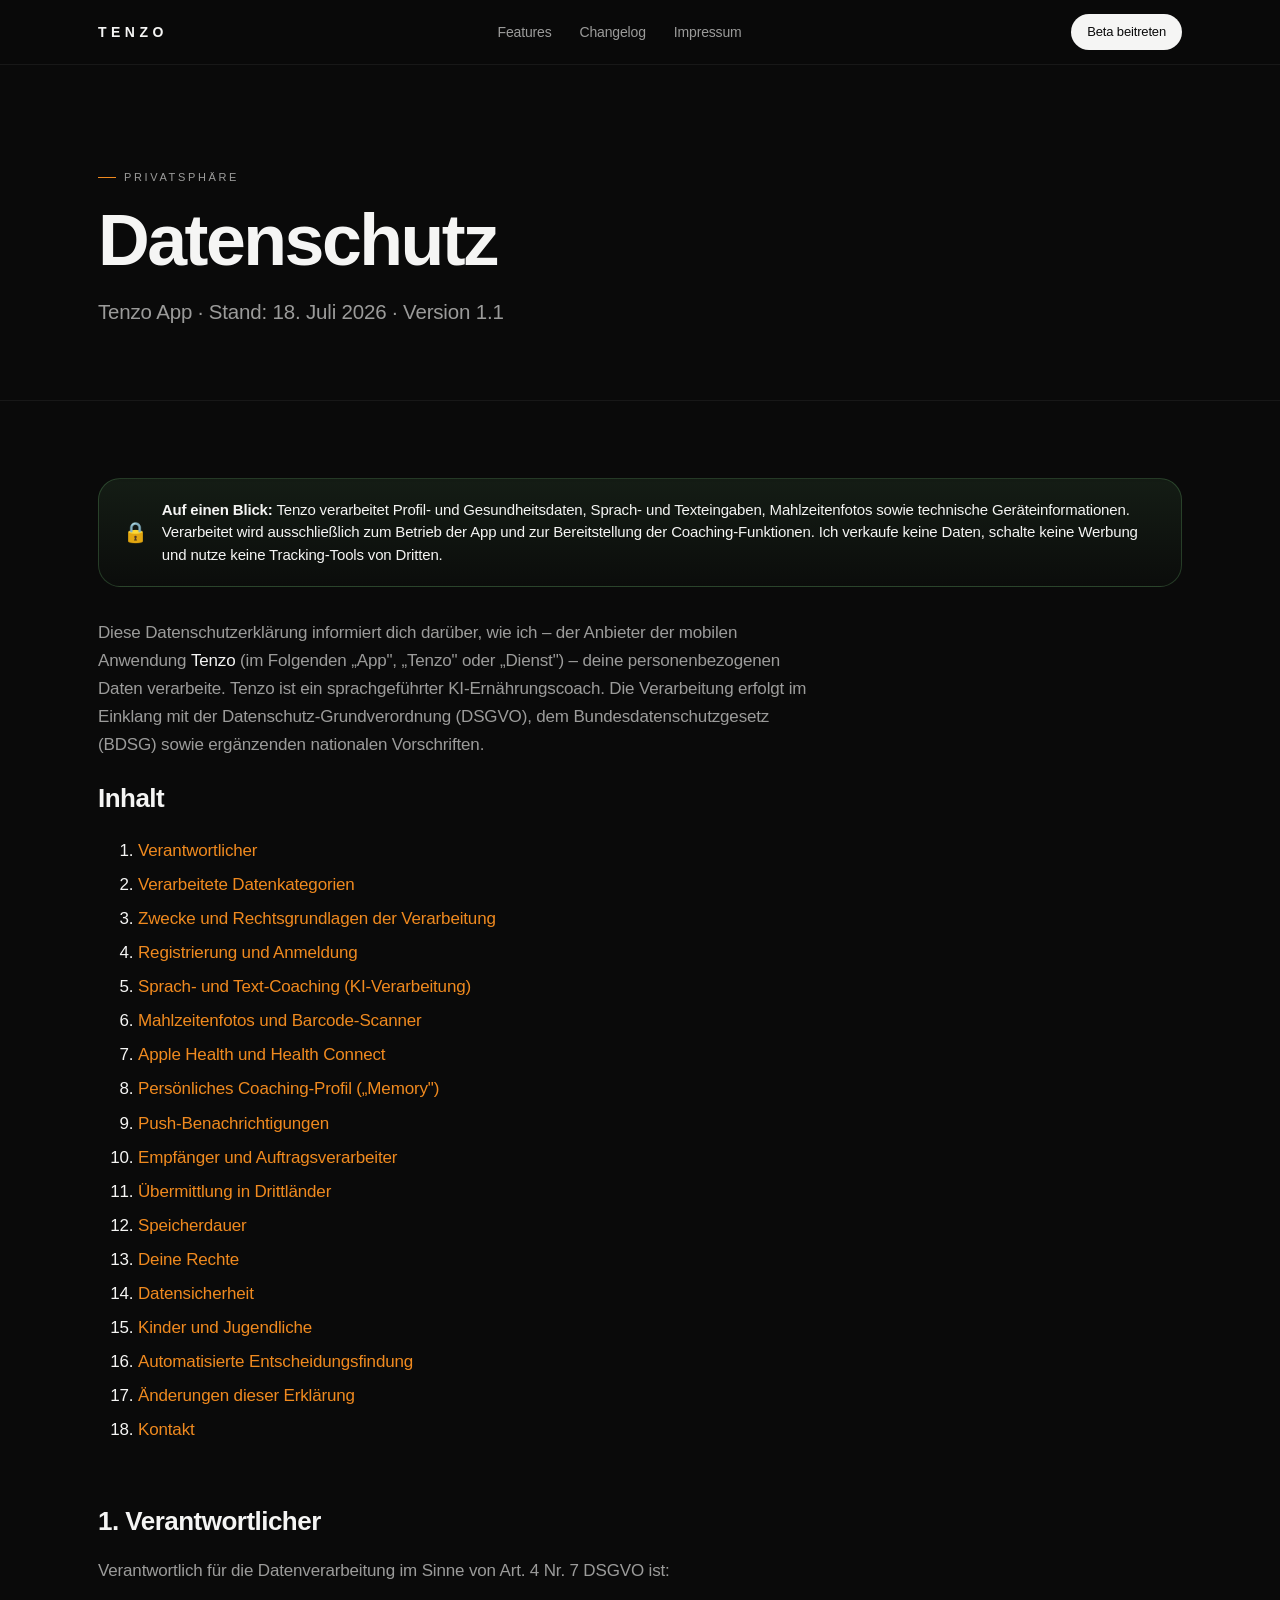
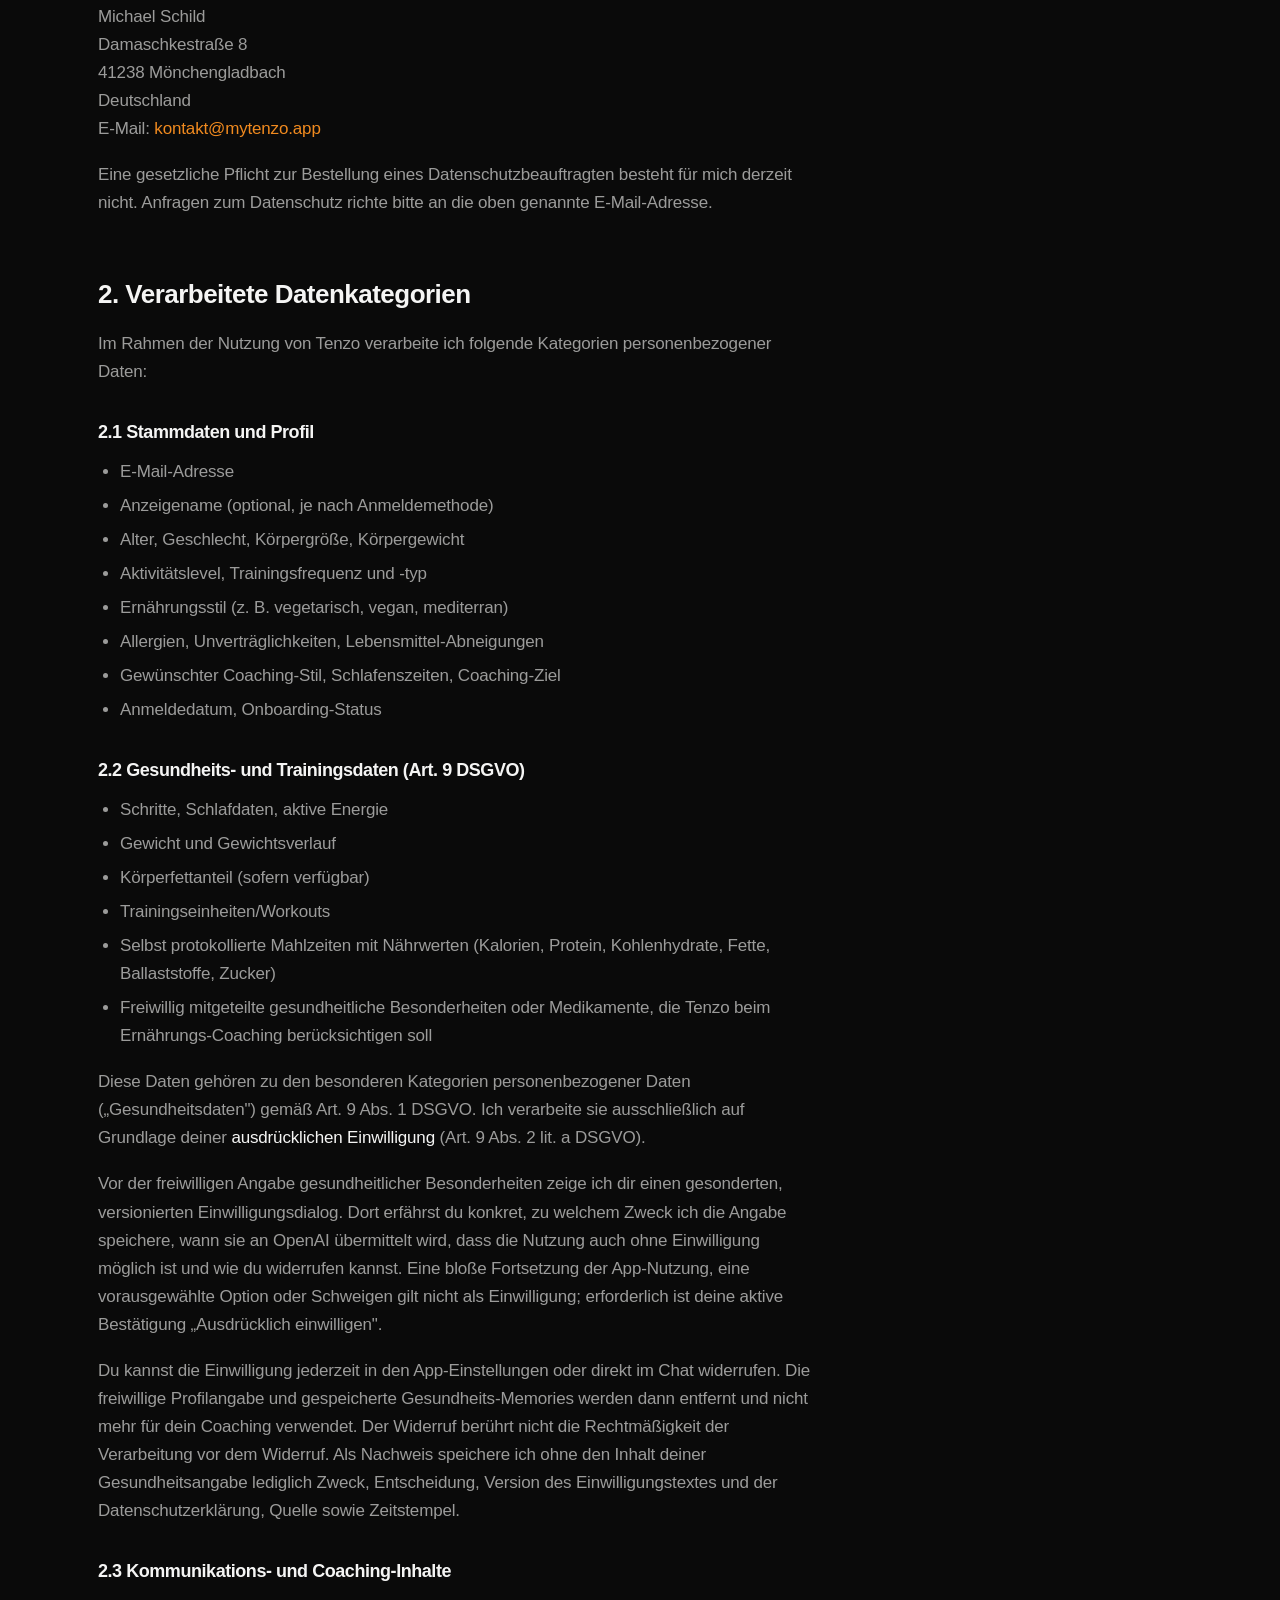
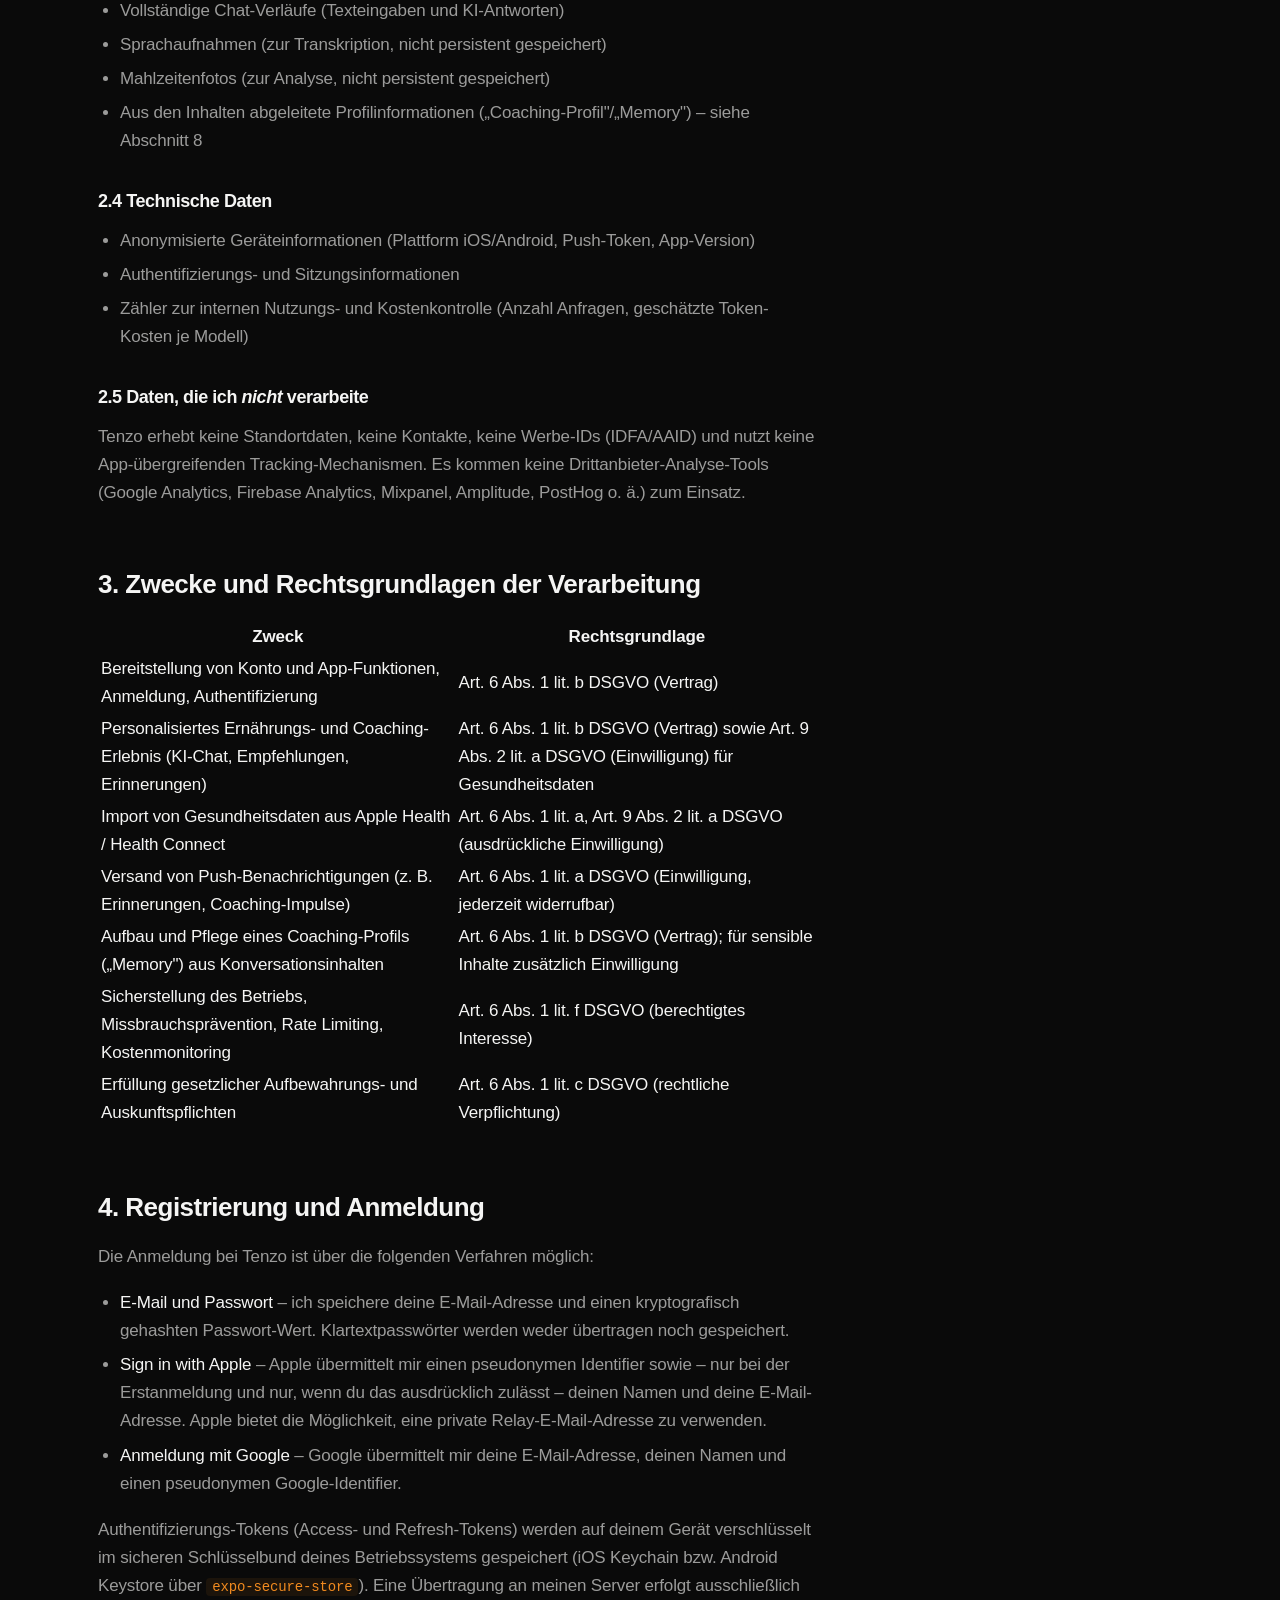
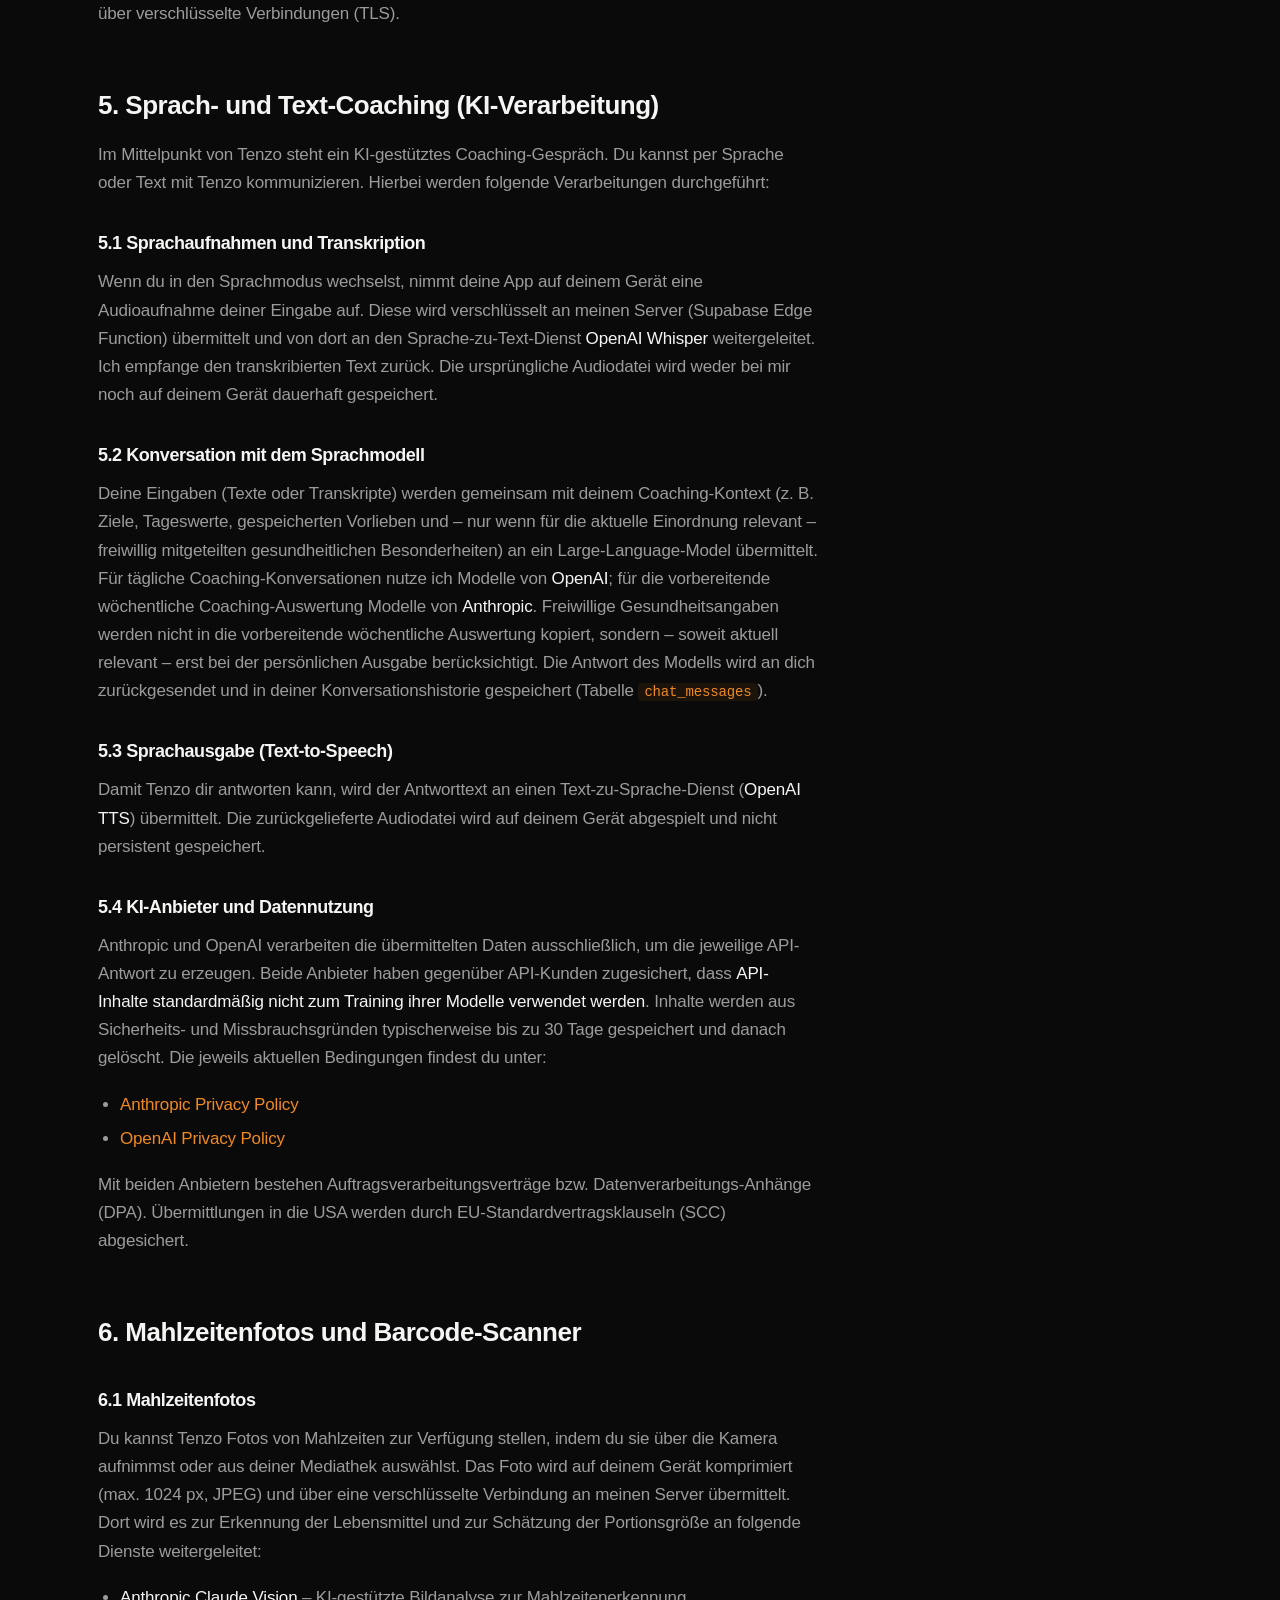
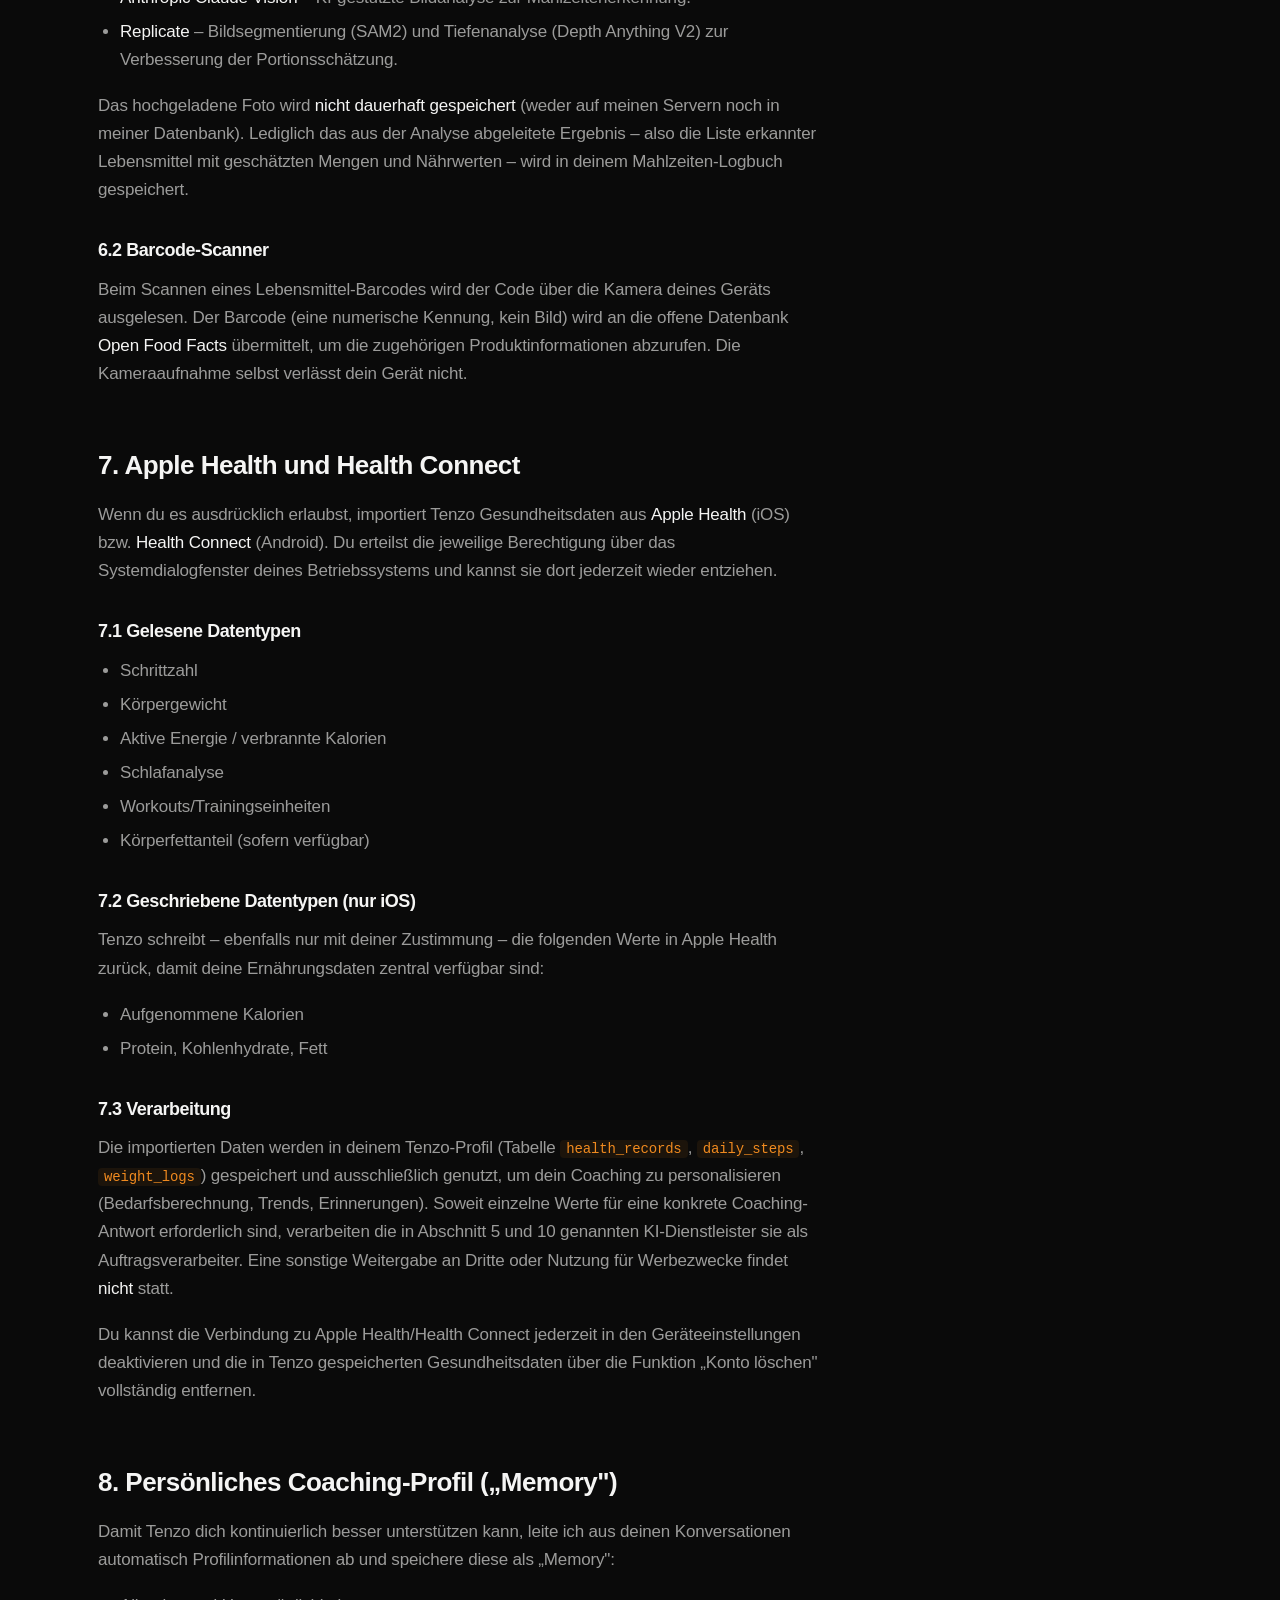
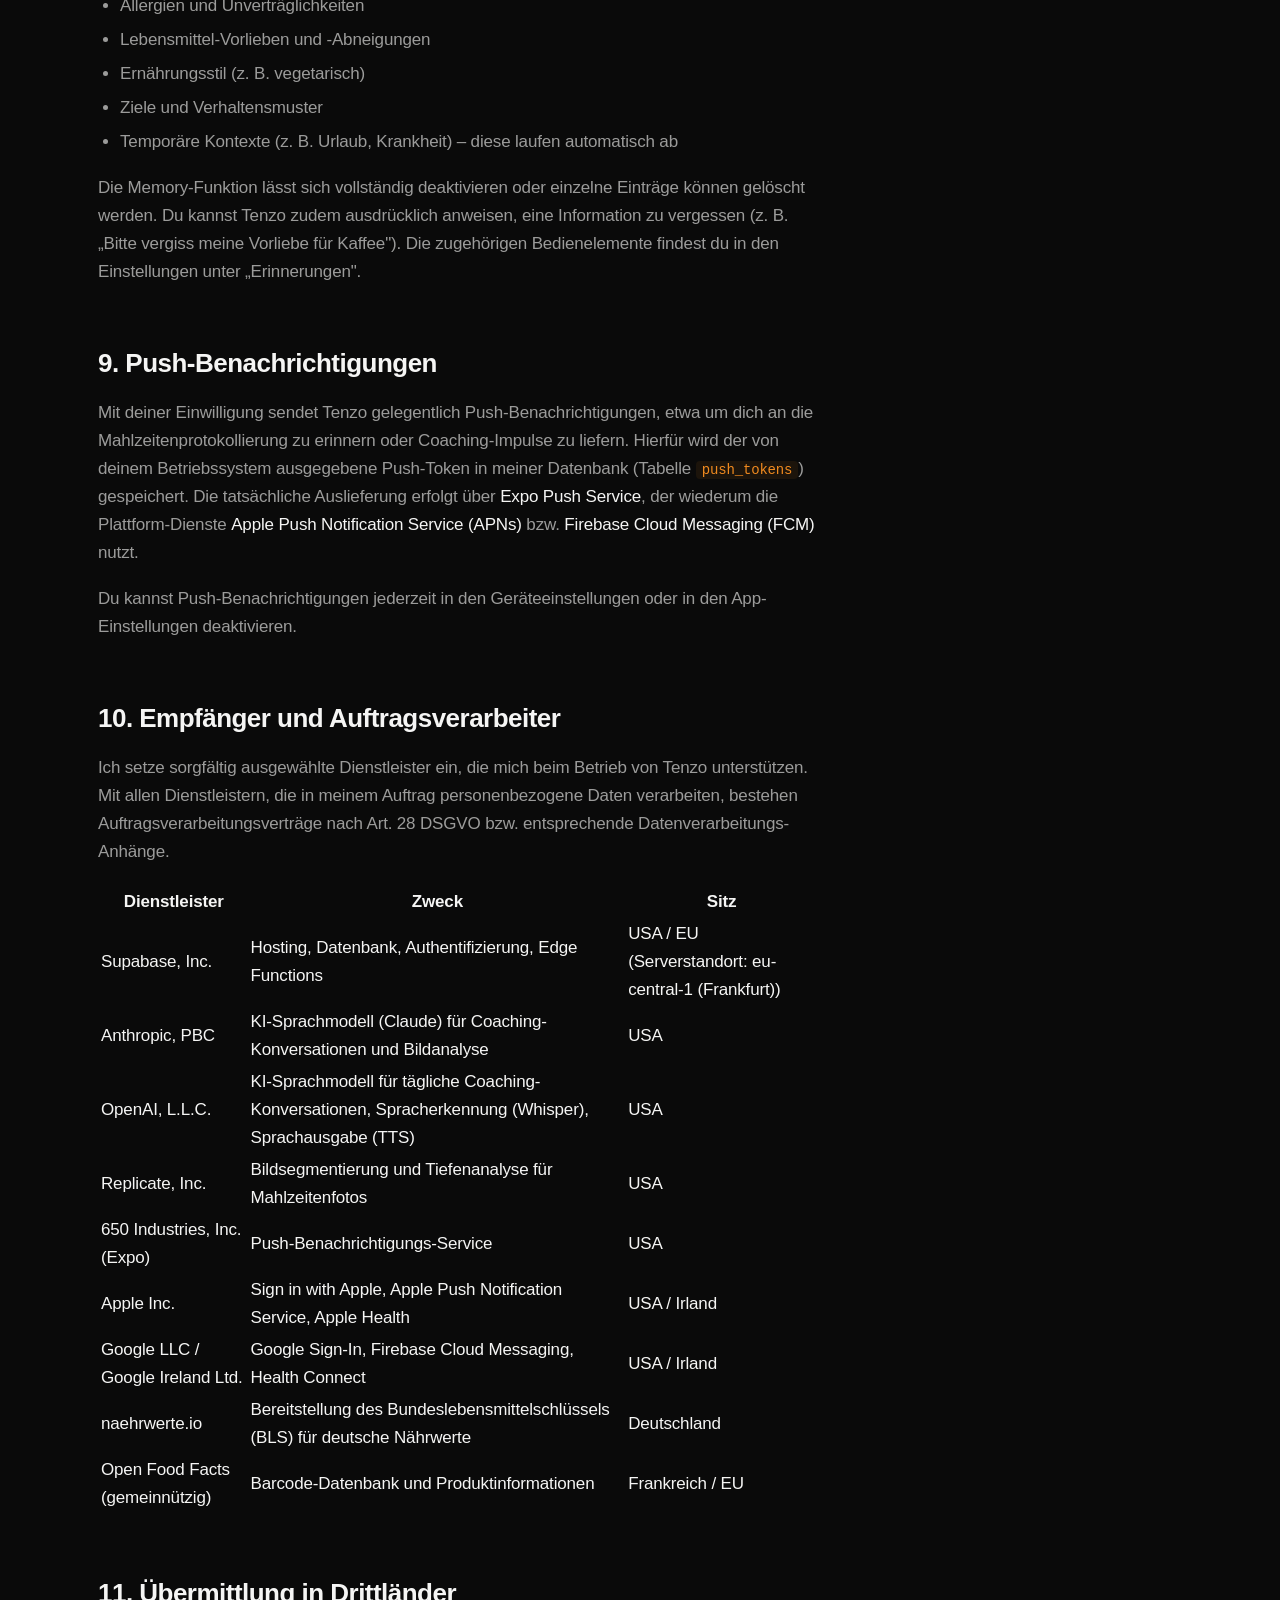
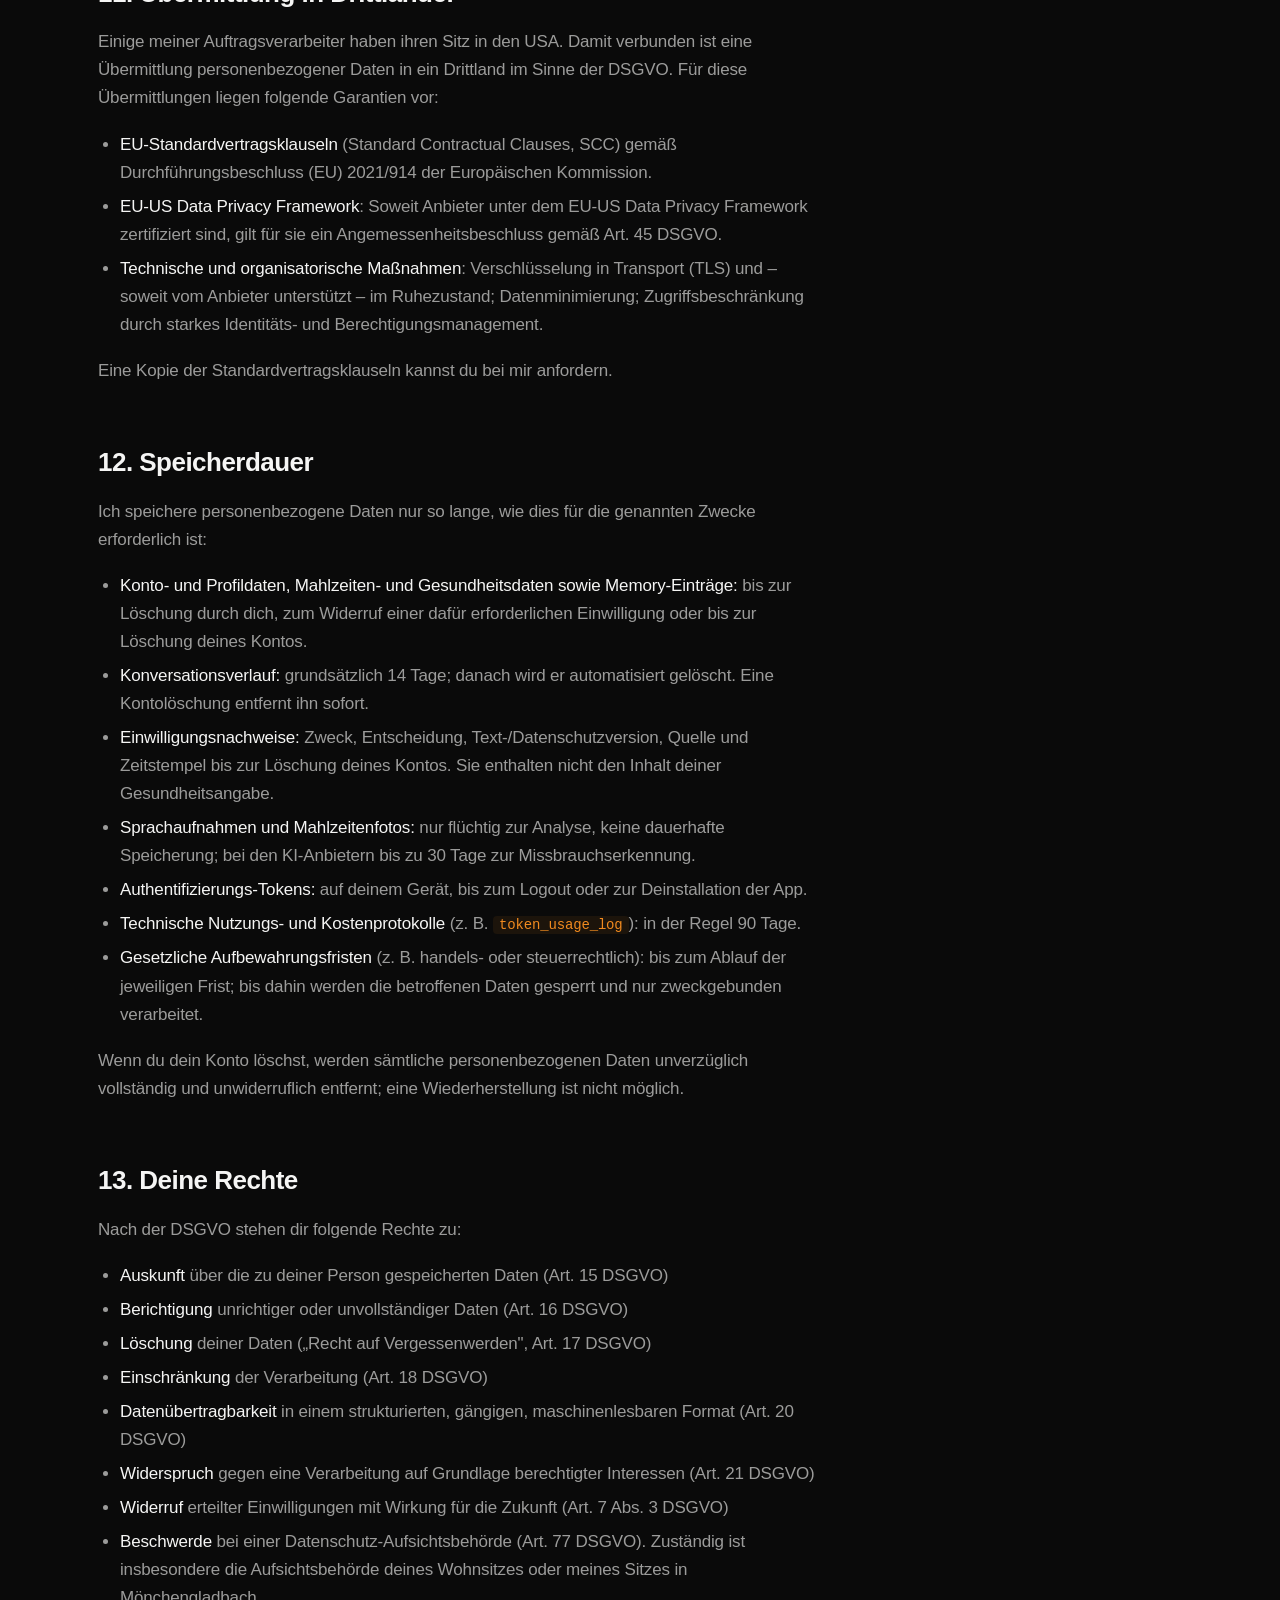
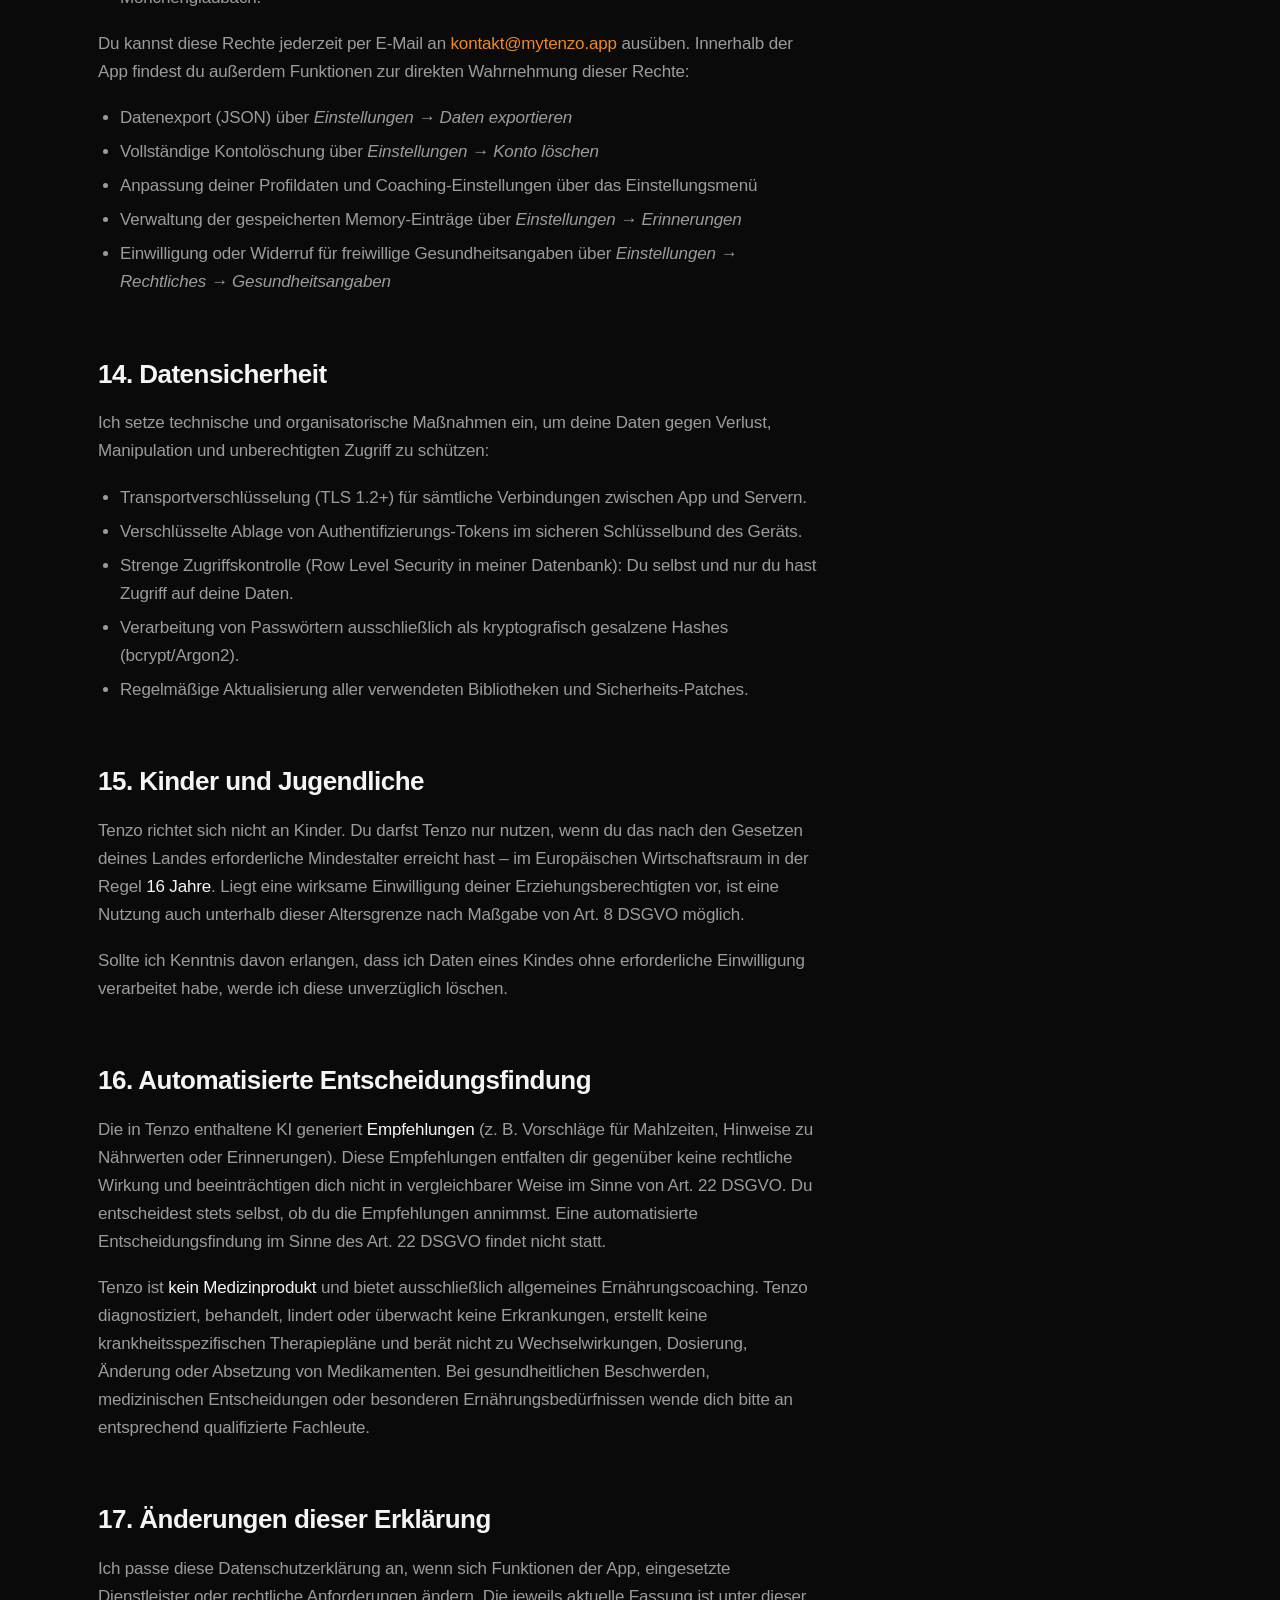
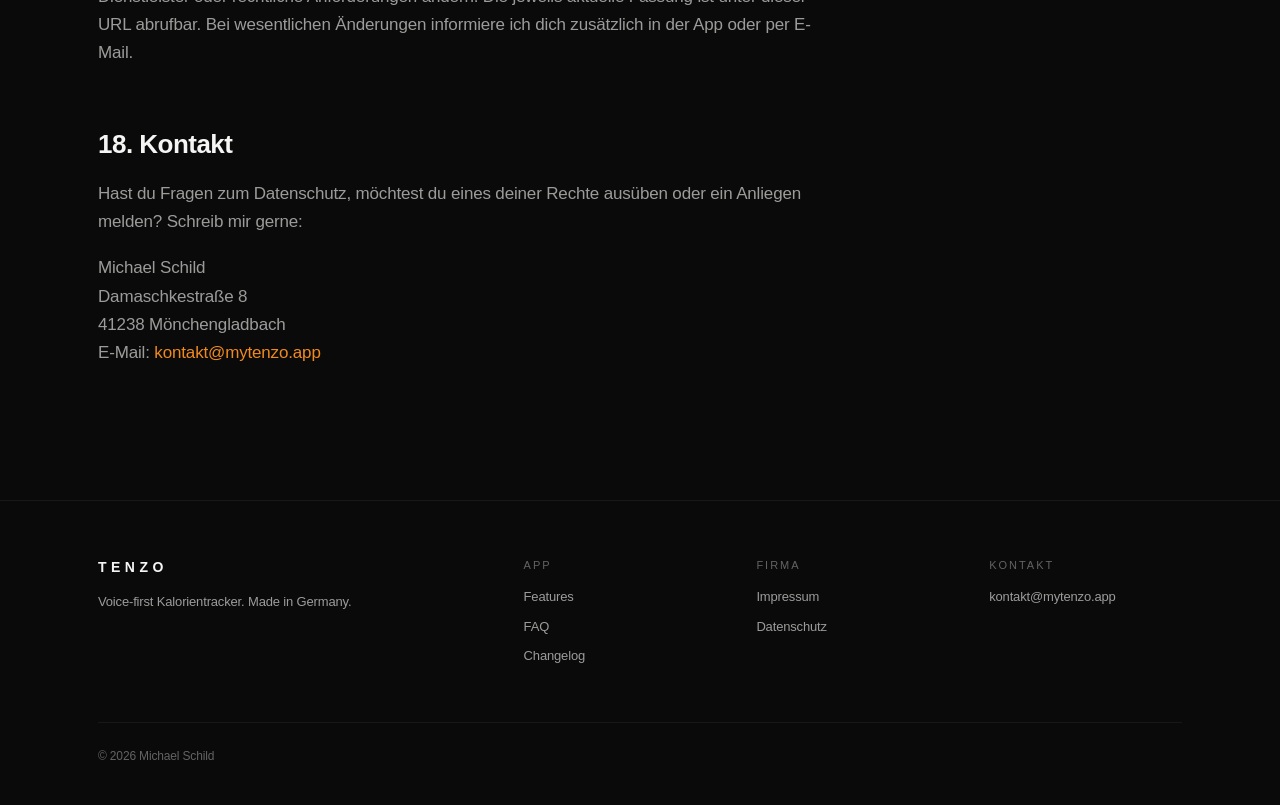
<file: datenschutz/index.html>
<!doctype html>
<html lang="de">
<head>
  <meta charset="utf-8"/>
  <meta name="viewport" content="width=device-width, initial-scale=1"/>
  <title>Datenschutz — Tenzo</title>
  <meta name="description" content="Datenschutzerklärung der Tenzo App – sprachgeführter KI-Ernährungscoach. Voice on-device, EU-Hosting, kein Modelltraining auf deinen Mahlzeiten."/>
  <meta name="theme-color" content="#0A0A0A"/>
  <link rel="stylesheet" href="../styles.css"/>
  <link rel="stylesheet" href="../page.css"/>
</head>
<body>
  <header class="tzw-header">
    <div class="tzw-wrap tzw-nav">
      <a href="../index.html" class="tzw-brand">TENZO</a>
      <nav class="tzw-nav-links">
        <a href="../index.html#features">Features</a>
        <a href="../changelog/">Changelog</a>
        <a href="../impressum/">Impressum</a>
      </nav>
      <a href="../index.html#signup" class="tzw-nav-cta">Beta beitreten</a>
    </div>
  </header>

  <section class="tzp-hero">
    <div class="tzw-wrap">
      <span class="tzw-eyebrow">Privatsphäre</span>
      <h1 class="tzw-h1">Datenschutz</h1>
      <p class="tzw-lede">Tenzo App · Stand: 18. Juli 2026 · Version 1.1</p>
    </div>
  </section>

  <section class="tzp-body">
    <div class="tzw-wrap">

      <div class="tzp-banner">
        <span class="tzp-banner-ico">🔒</span>
        <span class="tzp-banner-text">
          <b>Auf einen Blick:</b> Tenzo verarbeitet Profil- und Gesundheitsdaten, Sprach- und Texteingaben, Mahlzeitenfotos sowie technische Geräteinformationen. Verarbeitet wird ausschließlich zum Betrieb der App und zur Bereitstellung der Coaching-Funktionen. Ich verkaufe keine Daten, schalte keine Werbung und nutze keine Tracking-Tools von Dritten.
        </span>
      </div>

      <div class="tzp-prose">

    <p>
      Diese Datenschutzerklärung informiert dich darüber, wie ich – der Anbieter der mobilen Anwendung
      <strong>Tenzo</strong> (im Folgenden „App", „Tenzo" oder „Dienst") – deine personenbezogenen Daten
      verarbeite. Tenzo ist ein sprachgeführter KI-Ernährungscoach. Die Verarbeitung erfolgt im Einklang
      mit der Datenschutz-Grundverordnung (DSGVO), dem Bundesdatenschutzgesetz (BDSG) sowie ergänzenden
      nationalen Vorschriften.
    </p>


    <nav class="toc" aria-label="Inhaltsverzeichnis">
      <h2>Inhalt</h2>
      <ol>
        <li><a href="#verantwortlicher">Verantwortlicher</a></li>
        <li><a href="#datenkategorien">Verarbeitete Datenkategorien</a></li>
        <li><a href="#zwecke">Zwecke und Rechtsgrundlagen der Verarbeitung</a></li>
        <li><a href="#auth">Registrierung und Anmeldung</a></li>
        <li><a href="#chat">Sprach- und Text-Coaching (KI-Verarbeitung)</a></li>
        <li><a href="#fotos">Mahlzeitenfotos und Barcode-Scanner</a></li>
        <li><a href="#health">Apple Health und Health Connect</a></li>
        <li><a href="#memory">Persönliches Coaching-Profil („Memory")</a></li>
        <li><a href="#push">Push-Benachrichtigungen</a></li>
        <li><a href="#empfaenger">Empfänger und Auftragsverarbeiter</a></li>
        <li><a href="#drittland">Übermittlung in Drittländer</a></li>
        <li><a href="#speicherdauer">Speicherdauer</a></li>
        <li><a href="#rechte">Deine Rechte</a></li>
        <li><a href="#sicherheit">Datensicherheit</a></li>
        <li><a href="#kinder">Kinder und Jugendliche</a></li>
        <li><a href="#automatisierung">Automatisierte Entscheidungsfindung</a></li>
        <li><a href="#aenderungen">Änderungen dieser Erklärung</a></li>
        <li><a href="#kontakt">Kontakt</a></li>
      </ol>
    </nav>

    <h2 id="verantwortlicher">1. Verantwortlicher</h2>
    <p>
      Verantwortlich für die Datenverarbeitung im Sinne von Art. 4 Nr. 7 DSGVO ist:
    </p>
    <p>
      Michael Schild<br />
      Damaschkestraße 8<br />
      41238 Mönchengladbach<br />
      Deutschland<br />
      E-Mail: <a href="mailto:kontakt@mytenzo.app">kontakt@mytenzo.app</a>
    </p>
    <p>
      Eine gesetzliche Pflicht zur Bestellung eines Datenschutzbeauftragten besteht für mich derzeit nicht.
      Anfragen zum Datenschutz richte bitte an die oben genannte E-Mail-Adresse.
    </p>

    <h2 id="datenkategorien">2. Verarbeitete Datenkategorien</h2>
    <p>Im Rahmen der Nutzung von Tenzo verarbeite ich folgende Kategorien personenbezogener Daten:</p>

    <h3>2.1 Stammdaten und Profil</h3>
    <ul>
      <li>E-Mail-Adresse</li>
      <li>Anzeigename (optional, je nach Anmeldemethode)</li>
      <li>Alter, Geschlecht, Körpergröße, Körpergewicht</li>
      <li>Aktivitätslevel, Trainingsfrequenz und -typ</li>
      <li>Ernährungsstil (z.&nbsp;B. vegetarisch, vegan, mediterran)</li>
      <li>Allergien, Unverträglichkeiten, Lebensmittel-Abneigungen</li>
      <li>Gewünschter Coaching-Stil, Schlafenszeiten, Coaching-Ziel</li>
      <li>Anmeldedatum, Onboarding-Status</li>
    </ul>

    <h3>2.2 Gesundheits- und Trainingsdaten (Art. 9 DSGVO)</h3>
    <ul>
      <li>Schritte, Schlafdaten, aktive Energie</li>
      <li>Gewicht und Gewichtsverlauf</li>
      <li>Körperfettanteil (sofern verfügbar)</li>
      <li>Trainingseinheiten/Workouts</li>
      <li>Selbst protokollierte Mahlzeiten mit Nährwerten (Kalorien, Protein, Kohlenhydrate, Fette, Ballaststoffe, Zucker)</li>
      <li>Freiwillig mitgeteilte gesundheitliche Besonderheiten oder Medikamente, die Tenzo beim Ernährungs-Coaching berücksichtigen soll</li>
    </ul>
    <p>
      Diese Daten gehören zu den besonderen Kategorien personenbezogener Daten („Gesundheitsdaten")
      gemäß Art. 9 Abs. 1 DSGVO. Ich verarbeite sie ausschließlich auf Grundlage deiner
      <strong>ausdrücklichen Einwilligung</strong> (Art. 9 Abs. 2 lit. a DSGVO).
    </p>
    <p>
      Vor der freiwilligen Angabe gesundheitlicher Besonderheiten zeige ich dir einen gesonderten,
      versionierten Einwilligungsdialog. Dort erfährst du konkret, zu welchem Zweck ich die Angabe
      speichere, wann sie an OpenAI übermittelt wird, dass die Nutzung auch ohne Einwilligung möglich
      ist und wie du widerrufen kannst. Eine bloße Fortsetzung der App-Nutzung, eine vorausgewählte
      Option oder Schweigen gilt nicht als Einwilligung; erforderlich ist deine aktive Bestätigung
      „Ausdrücklich einwilligen".
    </p>
    <p>
      Du kannst die Einwilligung jederzeit in den App-Einstellungen oder direkt im Chat widerrufen.
      Die freiwillige Profilangabe und gespeicherte Gesundheits-Memories werden dann entfernt und nicht
      mehr für dein Coaching verwendet. Der Widerruf berührt nicht die Rechtmäßigkeit der Verarbeitung
      vor dem Widerruf. Als Nachweis speichere ich ohne den Inhalt deiner Gesundheitsangabe lediglich
      Zweck, Entscheidung, Version des Einwilligungstextes und der Datenschutzerklärung, Quelle sowie
      Zeitstempel.
    </p>

    <h3>2.3 Kommunikations- und Coaching-Inhalte</h3>
    <ul>
      <li>Vollständige Chat-Verläufe (Texteingaben und KI-Antworten)</li>
      <li>Sprachaufnahmen (zur Transkription, nicht persistent gespeichert)</li>
      <li>Mahlzeitenfotos (zur Analyse, nicht persistent gespeichert)</li>
      <li>Aus den Inhalten abgeleitete Profilinformationen („Coaching-Profil"/„Memory") – siehe Abschnitt 8</li>
    </ul>

    <h3>2.4 Technische Daten</h3>
    <ul>
      <li>Anonymisierte Geräteinformationen (Plattform iOS/Android, Push-Token, App-Version)</li>
      <li>Authentifizierungs- und Sitzungsinformationen</li>
      <li>Zähler zur internen Nutzungs- und Kostenkontrolle (Anzahl Anfragen, geschätzte Token-Kosten je Modell)</li>
    </ul>

    <h3>2.5 Daten, die ich <em>nicht</em> verarbeite</h3>
    <p>
      Tenzo erhebt keine Standortdaten, keine Kontakte, keine Werbe-IDs (IDFA/AAID) und nutzt keine
      App-übergreifenden Tracking-Mechanismen. Es kommen keine Drittanbieter-Analyse-Tools
      (Google Analytics, Firebase Analytics, Mixpanel, Amplitude, PostHog o.&nbsp;ä.) zum Einsatz.
    </p>

    <h2 id="zwecke">3. Zwecke und Rechtsgrundlagen der Verarbeitung</h2>
    <table>
      <thead>
        <tr>
          <th>Zweck</th>
          <th>Rechtsgrundlage</th>
        </tr>
      </thead>
      <tbody>
        <tr>
          <td>Bereitstellung von Konto und App-Funktionen, Anmeldung, Authentifizierung</td>
          <td>Art. 6 Abs. 1 lit. b DSGVO (Vertrag)</td>
        </tr>
        <tr>
          <td>Personalisiertes Ernährungs- und Coaching-Erlebnis (KI-Chat, Empfehlungen, Erinnerungen)</td>
          <td>Art. 6 Abs. 1 lit. b DSGVO (Vertrag) sowie Art. 9 Abs. 2 lit. a DSGVO (Einwilligung) für Gesundheitsdaten</td>
        </tr>
        <tr>
          <td>Import von Gesundheitsdaten aus Apple Health / Health Connect</td>
          <td>Art. 6 Abs. 1 lit. a, Art. 9 Abs. 2 lit. a DSGVO (ausdrückliche Einwilligung)</td>
        </tr>
        <tr>
          <td>Versand von Push-Benachrichtigungen (z.&nbsp;B. Erinnerungen, Coaching-Impulse)</td>
          <td>Art. 6 Abs. 1 lit. a DSGVO (Einwilligung, jederzeit widerrufbar)</td>
        </tr>
        <tr>
          <td>Aufbau und Pflege eines Coaching-Profils („Memory") aus Konversationsinhalten</td>
          <td>Art. 6 Abs. 1 lit. b DSGVO (Vertrag); für sensible Inhalte zusätzlich Einwilligung</td>
        </tr>
        <tr>
          <td>Sicherstellung des Betriebs, Missbrauchsprävention, Rate Limiting, Kostenmonitoring</td>
          <td>Art. 6 Abs. 1 lit. f DSGVO (berechtigtes Interesse)</td>
        </tr>
        <tr>
          <td>Erfüllung gesetzlicher Aufbewahrungs- und Auskunftspflichten</td>
          <td>Art. 6 Abs. 1 lit. c DSGVO (rechtliche Verpflichtung)</td>
        </tr>
      </tbody>
    </table>

    <h2 id="auth">4. Registrierung und Anmeldung</h2>
    <p>
      Die Anmeldung bei Tenzo ist über die folgenden Verfahren möglich:
    </p>
    <ul>
      <li>
        <strong>E-Mail und Passwort</strong> – ich speichere deine E-Mail-Adresse und einen kryptografisch
        gehashten Passwort-Wert. Klartextpasswörter werden weder übertragen noch gespeichert.
      </li>
      <li>
        <strong>Sign in with Apple</strong> – Apple übermittelt mir einen pseudonymen Identifier sowie
        – nur bei der Erstanmeldung und nur, wenn du das ausdrücklich zulässt – deinen Namen und deine
        E-Mail-Adresse. Apple bietet die Möglichkeit, eine private Relay-E-Mail-Adresse zu verwenden.
      </li>
      <li>
        <strong>Anmeldung mit Google</strong> – Google übermittelt mir deine E-Mail-Adresse, deinen Namen
        und einen pseudonymen Google-Identifier.
      </li>
    </ul>
    <p>
      Authentifizierungs-Tokens (Access- und Refresh-Tokens) werden auf deinem Gerät verschlüsselt im
      sicheren Schlüsselbund deines Betriebssystems gespeichert (iOS Keychain bzw. Android Keystore über
      <code>expo-secure-store</code>). Eine Übertragung an meinen Server erfolgt ausschließlich über
      verschlüsselte Verbindungen (TLS).
    </p>

    <h2 id="chat">5. Sprach- und Text-Coaching (KI-Verarbeitung)</h2>
    <p>
      Im Mittelpunkt von Tenzo steht ein KI-gestütztes Coaching-Gespräch. Du kannst per Sprache oder Text
      mit Tenzo kommunizieren. Hierbei werden folgende Verarbeitungen durchgeführt:
    </p>

    <h3>5.1 Sprachaufnahmen und Transkription</h3>
    <p>
      Wenn du in den Sprachmodus wechselst, nimmt deine App auf deinem Gerät eine Audioaufnahme deiner
      Eingabe auf. Diese wird verschlüsselt an meinen Server (Supabase Edge Function) übermittelt und
      von dort an den Sprache-zu-Text-Dienst <strong>OpenAI Whisper</strong> weitergeleitet. Ich
      empfange den transkribierten Text zurück. Die ursprüngliche Audiodatei wird weder bei mir noch
      auf deinem Gerät dauerhaft gespeichert.
    </p>

    <h3>5.2 Konversation mit dem Sprachmodell</h3>
    <p>
      Deine Eingaben (Texte oder Transkripte) werden gemeinsam mit deinem Coaching-Kontext (z.&nbsp;B.
      Ziele, Tageswerte, gespeicherten Vorlieben und – nur wenn für die aktuelle Einordnung relevant –
      freiwillig mitgeteilten gesundheitlichen Besonderheiten) an ein Large-Language-Model übermittelt.
      Für tägliche Coaching-Konversationen nutze ich Modelle von <strong>OpenAI</strong>; für die
      vorbereitende wöchentliche Coaching-Auswertung Modelle von <strong>Anthropic</strong>. Freiwillige
      Gesundheitsangaben werden nicht in die vorbereitende wöchentliche Auswertung kopiert, sondern
      – soweit aktuell relevant – erst bei der persönlichen Ausgabe berücksichtigt. Die Antwort des
      Modells wird an dich zurückgesendet und in deiner Konversationshistorie gespeichert
      (Tabelle <code>chat_messages</code>).
    </p>

    <h3>5.3 Sprachausgabe (Text-to-Speech)</h3>
    <p>
      Damit Tenzo dir antworten kann, wird der Antworttext an einen Text-zu-Sprache-Dienst
      (<strong>OpenAI TTS</strong>) übermittelt. Die zurückgelieferte Audiodatei wird auf deinem Gerät
      abgespielt und nicht persistent gespeichert.
    </p>

    <h3>5.4 KI-Anbieter und Datennutzung</h3>
    <p>
      Anthropic und OpenAI verarbeiten die übermittelten Daten ausschließlich, um die jeweilige
      API-Antwort zu erzeugen. Beide Anbieter haben gegenüber API-Kunden zugesichert, dass
      <strong>API-Inhalte standardmäßig nicht zum Training ihrer Modelle verwendet werden</strong>.
      Inhalte werden aus Sicherheits- und Missbrauchsgründen typischerweise bis zu 30 Tage gespeichert
      und danach gelöscht. Die jeweils aktuellen Bedingungen findest du unter:
    </p>
    <ul>
      <li><a href="https://www.anthropic.com/legal/privacy" target="_blank" rel="noopener">Anthropic Privacy Policy</a></li>
      <li><a href="https://openai.com/policies/row-privacy-policy" target="_blank" rel="noopener">OpenAI Privacy Policy</a></li>
    </ul>
    <p>
      Mit beiden Anbietern bestehen Auftragsverarbeitungsverträge bzw. Datenverarbeitungs-Anhänge (DPA).
      Übermittlungen in die USA werden durch EU-Standardvertragsklauseln (SCC) abgesichert.
    </p>

    <h2 id="fotos">6. Mahlzeitenfotos und Barcode-Scanner</h2>
    <h3>6.1 Mahlzeitenfotos</h3>
    <p>
      Du kannst Tenzo Fotos von Mahlzeiten zur Verfügung stellen, indem du sie über die Kamera aufnimmst
      oder aus deiner Mediathek auswählst. Das Foto wird auf deinem Gerät komprimiert (max. 1024&nbsp;px,
      JPEG) und über eine verschlüsselte Verbindung an meinen Server übermittelt. Dort wird es zur
      Erkennung der Lebensmittel und zur Schätzung der Portionsgröße an folgende Dienste weitergeleitet:
    </p>
    <ul>
      <li><strong>Anthropic Claude Vision</strong> – KI-gestützte Bildanalyse zur Mahlzeitenerkennung.</li>
      <li><strong>Replicate</strong> – Bildsegmentierung (SAM2) und Tiefenanalyse (Depth Anything V2)
        zur Verbesserung der Portionsschätzung.</li>
    </ul>
    <p>
      Das hochgeladene Foto wird <strong>nicht dauerhaft gespeichert</strong> (weder auf meinen Servern
      noch in meiner Datenbank). Lediglich das aus der Analyse abgeleitete Ergebnis – also die Liste
      erkannter Lebensmittel mit geschätzten Mengen und Nährwerten – wird in deinem Mahlzeiten-Logbuch
      gespeichert.
    </p>

    <h3>6.2 Barcode-Scanner</h3>
    <p>
      Beim Scannen eines Lebensmittel-Barcodes wird der Code über die Kamera deines Geräts ausgelesen.
      Der Barcode (eine numerische Kennung, kein Bild) wird an die offene Datenbank
      <strong>Open Food Facts</strong> übermittelt, um die zugehörigen Produktinformationen abzurufen.
      Die Kameraaufnahme selbst verlässt dein Gerät nicht.
    </p>

    <h2 id="health">7. Apple Health und Health Connect</h2>
    <p>
      Wenn du es ausdrücklich erlaubst, importiert Tenzo Gesundheitsdaten aus
      <strong>Apple Health</strong> (iOS) bzw. <strong>Health Connect</strong> (Android). Du erteilst
      die jeweilige Berechtigung über das Systemdialogfenster deines Betriebssystems und kannst sie dort
      jederzeit wieder entziehen.
    </p>

    <h3>7.1 Gelesene Datentypen</h3>
    <ul>
      <li>Schrittzahl</li>
      <li>Körpergewicht</li>
      <li>Aktive Energie / verbrannte Kalorien</li>
      <li>Schlafanalyse</li>
      <li>Workouts/Trainingseinheiten</li>
      <li>Körperfettanteil (sofern verfügbar)</li>
    </ul>

    <h3>7.2 Geschriebene Datentypen (nur iOS)</h3>
    <p>
      Tenzo schreibt – ebenfalls nur mit deiner Zustimmung – die folgenden Werte in Apple Health
      zurück, damit deine Ernährungsdaten zentral verfügbar sind:
    </p>
    <ul>
      <li>Aufgenommene Kalorien</li>
      <li>Protein, Kohlenhydrate, Fett</li>
    </ul>

    <h3>7.3 Verarbeitung</h3>
    <p>
      Die importierten Daten werden in deinem Tenzo-Profil (Tabelle <code>health_records</code>,
      <code>daily_steps</code>, <code>weight_logs</code>) gespeichert und ausschließlich genutzt, um
      dein Coaching zu personalisieren (Bedarfsberechnung, Trends, Erinnerungen). Soweit einzelne
      Werte für eine konkrete Coaching-Antwort erforderlich sind, verarbeiten die in Abschnitt 5 und
      10 genannten KI-Dienstleister sie als Auftragsverarbeiter. Eine sonstige Weitergabe an Dritte
      oder Nutzung für Werbezwecke findet <strong>nicht</strong> statt.
    </p>
    <p>
      Du kannst die Verbindung zu Apple Health/Health Connect jederzeit in den Geräteeinstellungen
      deaktivieren und die in Tenzo gespeicherten Gesundheitsdaten über die Funktion „Konto löschen"
      vollständig entfernen.
    </p>

    <h2 id="memory">8. Persönliches Coaching-Profil („Memory")</h2>
    <p>
      Damit Tenzo dich kontinuierlich besser unterstützen kann, leite ich aus deinen Konversationen
      automatisch Profilinformationen ab und speichere diese als „Memory":
    </p>
    <ul>
      <li>Allergien und Unverträglichkeiten</li>
      <li>Lebensmittel-Vorlieben und -Abneigungen</li>
      <li>Ernährungsstil (z.&nbsp;B. vegetarisch)</li>
      <li>Ziele und Verhaltensmuster</li>
      <li>Temporäre Kontexte (z.&nbsp;B. Urlaub, Krankheit) – diese laufen automatisch ab</li>
    </ul>
    <p>
      Die Memory-Funktion lässt sich vollständig deaktivieren oder einzelne Einträge können gelöscht
      werden. Du kannst Tenzo zudem ausdrücklich anweisen, eine Information zu vergessen
      (z.&nbsp;B. „Bitte vergiss meine Vorliebe für Kaffee"). Die zugehörigen Bedienelemente findest du
      in den Einstellungen unter „Erinnerungen".
    </p>

    <h2 id="push">9. Push-Benachrichtigungen</h2>
    <p>
      Mit deiner Einwilligung sendet Tenzo gelegentlich Push-Benachrichtigungen, etwa um dich an die
      Mahlzeitenprotokollierung zu erinnern oder Coaching-Impulse zu liefern. Hierfür wird der von
      deinem Betriebssystem ausgegebene Push-Token in meiner Datenbank (Tabelle
      <code>push_tokens</code>) gespeichert. Die tatsächliche Auslieferung erfolgt über
      <strong>Expo Push Service</strong>, der wiederum die Plattform-Dienste
      <strong>Apple Push Notification Service (APNs)</strong> bzw. <strong>Firebase Cloud Messaging
      (FCM)</strong> nutzt.
    </p>
    <p>
      Du kannst Push-Benachrichtigungen jederzeit in den Geräteeinstellungen oder in den
      App-Einstellungen deaktivieren.
    </p>

    <h2 id="empfaenger">10. Empfänger und Auftragsverarbeiter</h2>
    <p>
      Ich setze sorgfältig ausgewählte Dienstleister ein, die mich beim Betrieb von Tenzo unterstützen.
      Mit allen Dienstleistern, die in meinem Auftrag personenbezogene Daten verarbeiten, bestehen
      Auftragsverarbeitungsverträge nach Art. 28 DSGVO bzw. entsprechende Datenverarbeitungs-Anhänge.
    </p>
    <table>
      <thead>
        <tr>
          <th>Dienstleister</th>
          <th>Zweck</th>
          <th>Sitz</th>
        </tr>
      </thead>
      <tbody>
        <tr>
          <td>Supabase, Inc.</td>
          <td>Hosting, Datenbank, Authentifizierung, Edge Functions</td>
          <td>USA / EU (Serverstandort: eu-central-1 (Frankfurt))</td>
        </tr>
        <tr>
          <td>Anthropic, PBC</td>
          <td>KI-Sprachmodell (Claude) für Coaching-Konversationen und Bildanalyse</td>
          <td>USA</td>
        </tr>
        <tr>
          <td>OpenAI, L.L.C.</td>
          <td>KI-Sprachmodell für tägliche Coaching-Konversationen, Spracherkennung (Whisper), Sprachausgabe (TTS)</td>
          <td>USA</td>
        </tr>
        <tr>
          <td>Replicate, Inc.</td>
          <td>Bildsegmentierung und Tiefenanalyse für Mahlzeitenfotos</td>
          <td>USA</td>
        </tr>
        <tr>
          <td>650 Industries, Inc. (Expo)</td>
          <td>Push-Benachrichtigungs-Service</td>
          <td>USA</td>
        </tr>
        <tr>
          <td>Apple Inc.</td>
          <td>Sign in with Apple, Apple Push Notification Service, Apple Health</td>
          <td>USA / Irland</td>
        </tr>
        <tr>
          <td>Google LLC / Google Ireland Ltd.</td>
          <td>Google Sign-In, Firebase Cloud Messaging, Health Connect</td>
          <td>USA / Irland</td>
        </tr>
        <tr>
          <td>naehrwerte.io</td>
          <td>Bereitstellung des Bundeslebensmittelschlüssels (BLS) für deutsche Nährwerte</td>
          <td>Deutschland</td>
        </tr>
        <tr>
          <td>Open Food Facts (gemeinnützig)</td>
          <td>Barcode-Datenbank und Produktinformationen</td>
          <td>Frankreich / EU</td>
        </tr>
      </tbody>
    </table>

    <h2 id="drittland">11. Übermittlung in Drittländer</h2>
    <p>
      Einige meiner Auftragsverarbeiter haben ihren Sitz in den USA. Damit verbunden ist eine
      Übermittlung personenbezogener Daten in ein Drittland im Sinne der DSGVO. Für diese
      Übermittlungen liegen folgende Garantien vor:
    </p>
    <ul>
      <li>
        <strong>EU-Standardvertragsklauseln</strong> (Standard Contractual Clauses, SCC) gemäß
        Durchführungsbeschluss (EU) 2021/914 der Europäischen Kommission.
      </li>
      <li>
        <strong>EU-US Data Privacy Framework</strong>: Soweit Anbieter unter dem
        EU-US Data Privacy Framework zertifiziert sind, gilt für sie ein Angemessenheitsbeschluss
        gemäß Art. 45 DSGVO.
      </li>
      <li>
        <strong>Technische und organisatorische Maßnahmen</strong>: Verschlüsselung in Transport (TLS)
        und – soweit vom Anbieter unterstützt – im Ruhezustand; Datenminimierung; Zugriffsbeschränkung
        durch starkes Identitäts- und Berechtigungsmanagement.
      </li>
    </ul>
    <p>
      Eine Kopie der Standardvertragsklauseln kannst du bei mir anfordern.
    </p>

    <h2 id="speicherdauer">12. Speicherdauer</h2>
    <p>
      Ich speichere personenbezogene Daten nur so lange, wie dies für die genannten Zwecke erforderlich
      ist:
    </p>
    <ul>
      <li>
        <strong>Konto- und Profildaten, Mahlzeiten- und Gesundheitsdaten sowie Memory-Einträge:</strong>
        bis zur Löschung durch dich, zum Widerruf einer dafür erforderlichen Einwilligung oder bis zur
        Löschung deines Kontos.
      </li>
      <li>
        <strong>Konversationsverlauf:</strong> grundsätzlich 14 Tage; danach wird er automatisiert
        gelöscht. Eine Kontolöschung entfernt ihn sofort.
      </li>
      <li>
        <strong>Einwilligungsnachweise:</strong> Zweck, Entscheidung, Text-/Datenschutzversion, Quelle
        und Zeitstempel bis zur Löschung deines Kontos. Sie enthalten nicht den Inhalt deiner
        Gesundheitsangabe.
      </li>
      <li>
        <strong>Sprachaufnahmen und Mahlzeitenfotos:</strong> nur flüchtig zur Analyse, keine dauerhafte
        Speicherung; bei den KI-Anbietern bis zu 30 Tage zur Missbrauchserkennung.
      </li>
      <li>
        <strong>Authentifizierungs-Tokens:</strong> auf deinem Gerät, bis zum Logout oder zur
        Deinstallation der App.
      </li>
      <li>
        <strong>Technische Nutzungs- und Kostenprotokolle</strong> (z.&nbsp;B. <code>token_usage_log</code>):
        in der Regel 90 Tage.
      </li>
      <li>
        <strong>Gesetzliche Aufbewahrungsfristen</strong> (z.&nbsp;B. handels- oder steuerrechtlich):
        bis zum Ablauf der jeweiligen Frist; bis dahin werden die betroffenen Daten gesperrt und nur
        zweckgebunden verarbeitet.
      </li>
    </ul>
    <p>
      Wenn du dein Konto löschst, werden sämtliche personenbezogenen Daten unverzüglich vollständig
      und unwiderruflich entfernt; eine Wiederherstellung ist nicht möglich.
    </p>

    <h2 id="rechte">13. Deine Rechte</h2>
    <p>Nach der DSGVO stehen dir folgende Rechte zu:</p>
    <ul>
      <li><strong>Auskunft</strong> über die zu deiner Person gespeicherten Daten (Art. 15 DSGVO)</li>
      <li><strong>Berichtigung</strong> unrichtiger oder unvollständiger Daten (Art. 16 DSGVO)</li>
      <li><strong>Löschung</strong> deiner Daten („Recht auf Vergessenwerden", Art. 17 DSGVO)</li>
      <li><strong>Einschränkung</strong> der Verarbeitung (Art. 18 DSGVO)</li>
      <li><strong>Datenübertragbarkeit</strong> in einem strukturierten, gängigen, maschinenlesbaren Format (Art. 20 DSGVO)</li>
      <li><strong>Widerspruch</strong> gegen eine Verarbeitung auf Grundlage berechtigter Interessen (Art. 21 DSGVO)</li>
      <li>
        <strong>Widerruf</strong> erteilter Einwilligungen mit Wirkung für die Zukunft (Art. 7 Abs. 3 DSGVO)
      </li>
      <li>
        <strong>Beschwerde</strong> bei einer Datenschutz-Aufsichtsbehörde (Art. 77 DSGVO). Zuständig
        ist insbesondere die Aufsichtsbehörde deines Wohnsitzes oder meines Sitzes in Mönchengladbach.
      </li>
    </ul>
    <p>
      Du kannst diese Rechte jederzeit per E-Mail an
      <a href="mailto:kontakt@mytenzo.app">kontakt@mytenzo.app</a> ausüben. Innerhalb der App findest du außerdem
      Funktionen zur direkten Wahrnehmung dieser Rechte:
    </p>
    <ul>
      <li>Datenexport (JSON) über <em>Einstellungen → Daten exportieren</em></li>
      <li>Vollständige Kontolöschung über <em>Einstellungen → Konto löschen</em></li>
      <li>Anpassung deiner Profildaten und Coaching-Einstellungen über das Einstellungsmenü</li>
      <li>Verwaltung der gespeicherten Memory-Einträge über <em>Einstellungen → Erinnerungen</em></li>
      <li>Einwilligung oder Widerruf für freiwillige Gesundheitsangaben über <em>Einstellungen → Rechtliches → Gesundheitsangaben</em></li>
    </ul>

    <h2 id="sicherheit">14. Datensicherheit</h2>
    <p>
      Ich setze technische und organisatorische Maßnahmen ein, um deine Daten gegen Verlust,
      Manipulation und unberechtigten Zugriff zu schützen:
    </p>
    <ul>
      <li>Transportverschlüsselung (TLS 1.2+) für sämtliche Verbindungen zwischen App und Servern.</li>
      <li>Verschlüsselte Ablage von Authentifizierungs-Tokens im sicheren Schlüsselbund des Geräts.</li>
      <li>
        Strenge Zugriffskontrolle (Row Level Security in meiner Datenbank): Du selbst und nur du hast
        Zugriff auf deine Daten.
      </li>
      <li>
        Verarbeitung von Passwörtern ausschließlich als kryptografisch gesalzene Hashes (bcrypt/Argon2).
      </li>
      <li>Regelmäßige Aktualisierung aller verwendeten Bibliotheken und Sicherheits-Patches.</li>
    </ul>

    <h2 id="kinder">15. Kinder und Jugendliche</h2>
    <p>
      Tenzo richtet sich nicht an Kinder. Du darfst Tenzo nur nutzen, wenn du das nach den Gesetzen
      deines Landes erforderliche Mindestalter erreicht hast – im Europäischen Wirtschaftsraum in der
      Regel <strong>16 Jahre</strong>. Liegt eine wirksame Einwilligung deiner Erziehungsberechtigten
      vor, ist eine Nutzung auch unterhalb dieser Altersgrenze nach Maßgabe von Art. 8 DSGVO möglich.
    </p>
    <p>
      Sollte ich Kenntnis davon erlangen, dass ich Daten eines Kindes ohne erforderliche Einwilligung
      verarbeitet habe, werde ich diese unverzüglich löschen.
    </p>

    <h2 id="automatisierung">16. Automatisierte Entscheidungsfindung</h2>
    <p>
      Die in Tenzo enthaltene KI generiert <strong>Empfehlungen</strong> (z.&nbsp;B. Vorschläge für
      Mahlzeiten, Hinweise zu Nährwerten oder Erinnerungen). Diese Empfehlungen entfalten dir gegenüber
      keine rechtliche Wirkung und beeinträchtigen dich nicht in vergleichbarer Weise im Sinne von
      Art. 22 DSGVO. Du entscheidest stets selbst, ob du die Empfehlungen annimmst. Eine
      automatisierte Entscheidungsfindung im Sinne des Art. 22 DSGVO findet nicht statt.
    </p>
    <p>
      Tenzo ist <strong>kein Medizinprodukt</strong> und bietet ausschließlich allgemeines
      Ernährungscoaching. Tenzo diagnostiziert, behandelt, lindert oder überwacht keine Erkrankungen,
      erstellt keine krankheitsspezifischen Therapiepläne und berät nicht zu Wechselwirkungen,
      Dosierung, Änderung oder Absetzung von Medikamenten. Bei gesundheitlichen Beschwerden,
      medizinischen Entscheidungen oder besonderen Ernährungsbedürfnissen wende dich bitte an
      entsprechend qualifizierte Fachleute.
    </p>

    <h2 id="aenderungen">17. Änderungen dieser Erklärung</h2>
    <p>
      Ich passe diese Datenschutzerklärung an, wenn sich Funktionen der App, eingesetzte Dienstleister
      oder rechtliche Anforderungen ändern. Die jeweils aktuelle Fassung ist unter dieser URL abrufbar.
      Bei wesentlichen Änderungen informiere ich dich zusätzlich in der App oder per E-Mail.
    </p>

    <h2 id="kontakt">18. Kontakt</h2>
    <p>
      Hast du Fragen zum Datenschutz, möchtest du eines deiner Rechte ausüben oder ein Anliegen
      melden? Schreib mir gerne:
    </p>
    <p>
      Michael Schild<br />
      Damaschkestraße 8<br />
      41238 Mönchengladbach<br />
      E-Mail: <a href="mailto:kontakt@mytenzo.app">kontakt@mytenzo.app</a>
    </p>


      </div>
    </div>
  </section>

  <footer class="tzw-footer">
    <div class="tzw-wrap">
      <div class="tzw-footer-grid">
        <div>
          <div class="tzw-brand" style="margin-bottom: 14px;">TENZO</div>
          <p style="max-width: 36ch; color: var(--tz-fg-mute); margin: 0;">Voice-first Kalorientracker. Made in Germany.</p>
        </div>
        <div>
          <h4>App</h4>
          <ul>
            <li><a href="../index.html#features">Features</a></li>
            <li><a href="../index.html#faq">FAQ</a></li>
            <li><a href="../changelog/">Changelog</a></li>
          </ul>
        </div>
        <div>
          <h4>Firma</h4>
          <ul>
            <li><a href="../impressum/">Impressum</a></li>
            <li><a href="./">Datenschutz</a></li>
          </ul>
        </div>
        <div>
          <h4>Kontakt</h4>
          <ul>
            <li><a href="mailto:kontakt@mytenzo.app">kontakt@mytenzo.app</a></li>
          </ul>
        </div>
      </div>
      <div class="tzw-footer-meta">
        <span>© 2026 Michael Schild</span>
      </div>
    </div>
  </footer>
</body>
</html>
</file>
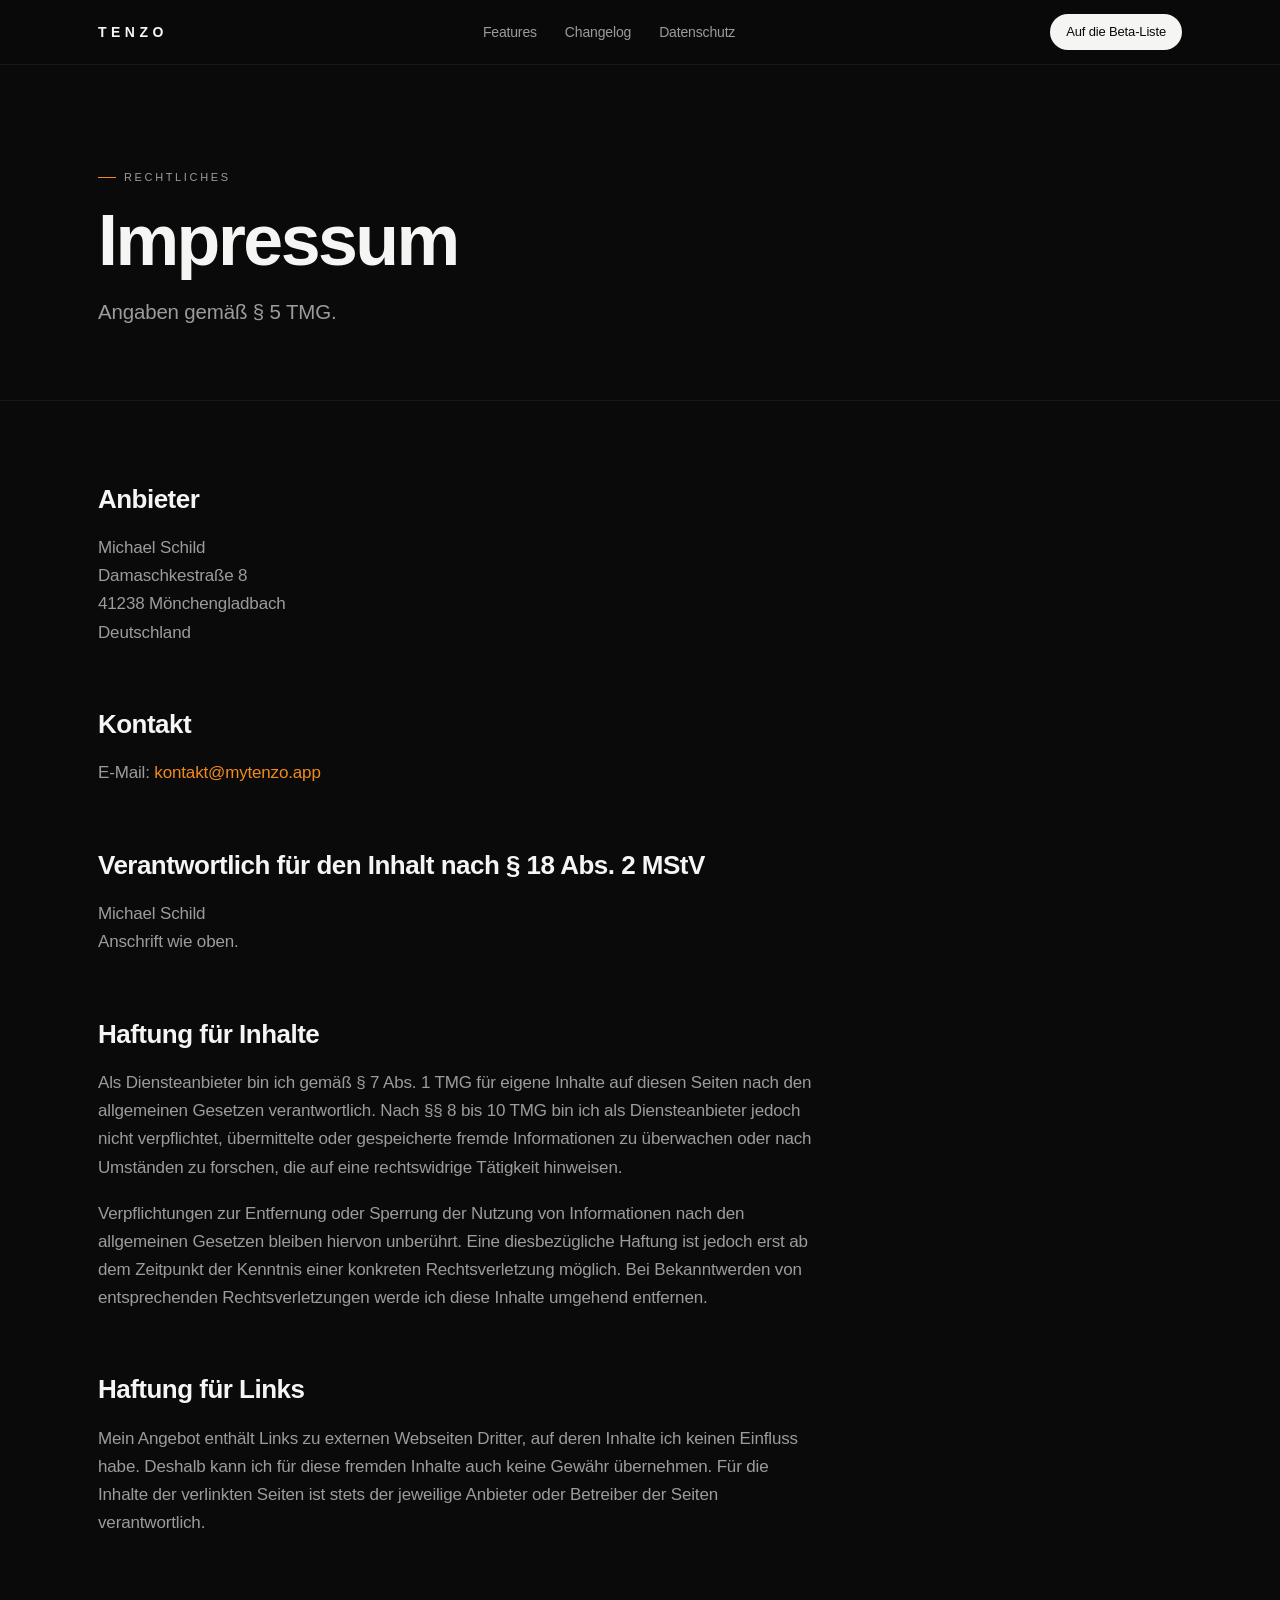
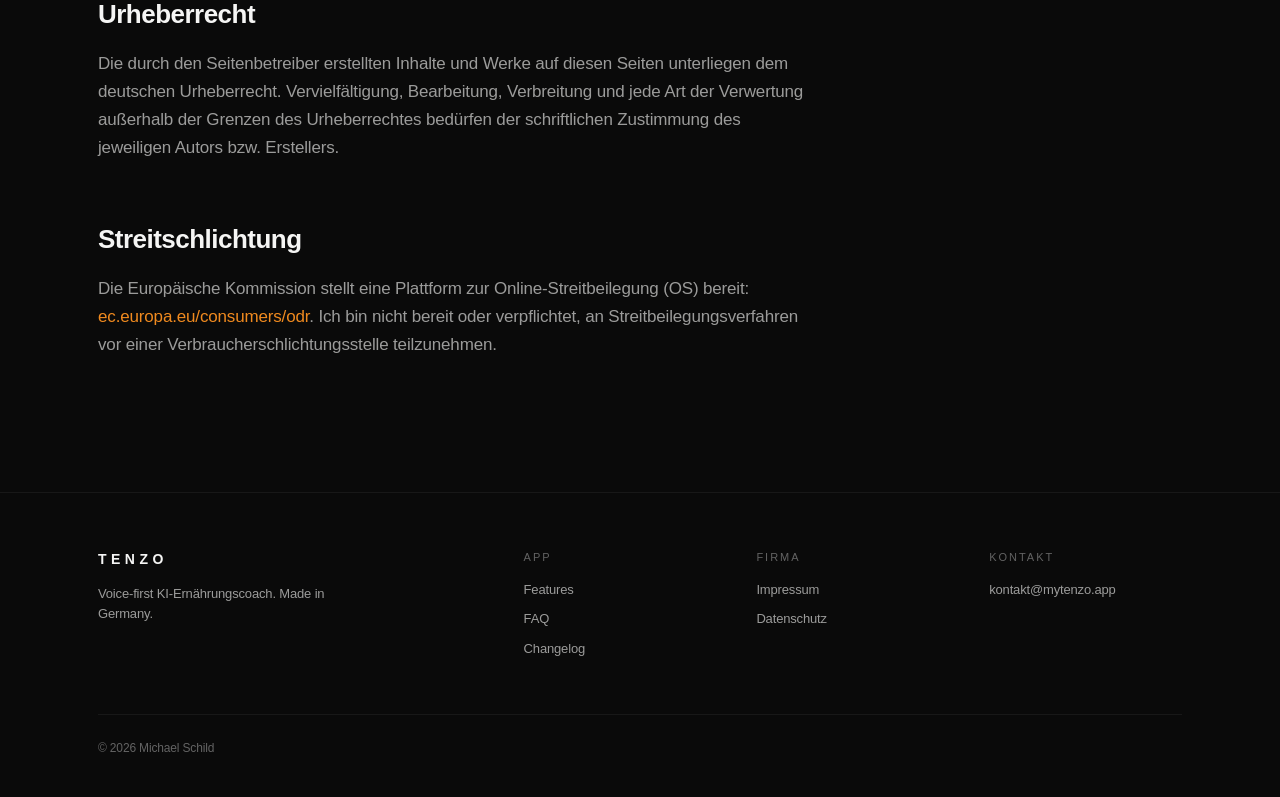
<file: impressum/index.html>
<!doctype html>
<html lang="de">
<head>
  <meta charset="utf-8"/>
  <meta name="viewport" content="width=device-width, initial-scale=1"/>
  <title>Impressum — Tenzo</title>
  <meta name="description" content="Impressum und Kontaktangaben für die Tenzo App nach § 5 TMG."/>
  <meta name="theme-color" content="#0A0A0A"/>
  <link rel="stylesheet" href="../styles.css"/>
  <link rel="stylesheet" href="../page.css"/>
</head>
<body>
  <header class="tzw-header">
    <div class="tzw-wrap tzw-nav">
      <a href="../" class="tzw-brand">TENZO</a>
      <nav class="tzw-nav-links">
        <a href="../#features">Features</a>
        <a href="../changelog/">Changelog</a>
        <a href="../datenschutz/">Datenschutz</a>
      </nav>
      <a href="../#signup" class="tzw-nav-cta">Auf die Beta-Liste</a>
    </div>
  </header>

  <section class="tzp-hero">
    <div class="tzw-wrap">
      <span class="tzw-eyebrow">Rechtliches</span>
      <h1 class="tzw-h1">Impressum</h1>
      <p class="tzw-lede">Angaben gemäß § 5 TMG.</p>
    </div>
  </section>

  <section class="tzp-body">
    <div class="tzw-wrap">
      <div class="tzp-prose">

        <h2>Anbieter</h2>
        <p>
          Michael Schild<br/>
          Damaschkestraße 8<br/>
          41238 Mönchengladbach<br/>
          Deutschland
        </p>

        <h2>Kontakt</h2>
        <p>
          E-Mail: <a href="mailto:kontakt@mytenzo.app">kontakt@mytenzo.app</a>
        </p>

        <h2>Verantwortlich für den Inhalt nach § 18 Abs. 2 MStV</h2>
        <p>
          Michael Schild<br/>
          Anschrift wie oben.
        </p>

        <h2>Haftung für Inhalte</h2>
        <p>
          Als Diensteanbieter bin ich gemäß § 7 Abs. 1 TMG für eigene Inhalte auf diesen Seiten
          nach den allgemeinen Gesetzen verantwortlich. Nach §§ 8 bis 10 TMG bin ich als
          Diensteanbieter jedoch nicht verpflichtet, übermittelte oder gespeicherte fremde
          Informationen zu überwachen oder nach Umständen zu forschen, die auf eine
          rechtswidrige Tätigkeit hinweisen.
        </p>
        <p>
          Verpflichtungen zur Entfernung oder Sperrung der Nutzung von Informationen nach den
          allgemeinen Gesetzen bleiben hiervon unberührt. Eine diesbezügliche Haftung ist jedoch
          erst ab dem Zeitpunkt der Kenntnis einer konkreten Rechtsverletzung möglich. Bei
          Bekanntwerden von entsprechenden Rechtsverletzungen werde ich diese Inhalte
          umgehend entfernen.
        </p>

        <h2>Haftung für Links</h2>
        <p>
          Mein Angebot enthält Links zu externen Webseiten Dritter, auf deren Inhalte ich
          keinen Einfluss habe. Deshalb kann ich für diese fremden Inhalte auch keine
          Gewähr übernehmen. Für die Inhalte der verlinkten Seiten ist stets der jeweilige
          Anbieter oder Betreiber der Seiten verantwortlich.
        </p>

        <h2>Urheberrecht</h2>
        <p>
          Die durch den Seitenbetreiber erstellten Inhalte und Werke auf diesen Seiten
          unterliegen dem deutschen Urheberrecht. Vervielfältigung, Bearbeitung, Verbreitung
          und jede Art der Verwertung außerhalb der Grenzen des Urheberrechtes bedürfen der
          schriftlichen Zustimmung des jeweiligen Autors bzw. Erstellers.
        </p>

        <h2>Streitschlichtung</h2>
        <p>
          Die Europäische Kommission stellt eine Plattform zur Online-Streitbeilegung (OS) bereit:
          <a href="https://ec.europa.eu/consumers/odr/" rel="noopener">ec.europa.eu/consumers/odr</a>.
          Ich bin nicht bereit oder verpflichtet, an Streitbeilegungsverfahren vor einer
          Verbraucherschlichtungsstelle teilzunehmen.
        </p>

      </div>
    </div>
  </section>

  <footer class="tzw-footer">
    <div class="tzw-wrap">
      <div class="tzw-footer-grid">
        <div>
          <div class="tzw-brand" style="margin-bottom: 14px;">TENZO</div>
          <p style="max-width: 36ch; color: var(--tz-fg-mute); margin: 0;">Voice-first KI-Ernährungscoach. Made in Germany.</p>
        </div>
        <div>
          <h4>App</h4>
          <ul>
            <li><a href="../#features">Features</a></li>
            <li><a href="../#faq">FAQ</a></li>
            <li><a href="../changelog/">Changelog</a></li>
          </ul>
        </div>
        <div>
          <h4>Firma</h4>
          <ul>
            <li><a href="./">Impressum</a></li>
            <li><a href="../datenschutz/">Datenschutz</a></li>
          </ul>
        </div>
        <div>
          <h4>Kontakt</h4>
          <ul>
            <li><a href="mailto:kontakt@mytenzo.app">kontakt@mytenzo.app</a></li>
          </ul>
        </div>
      </div>
      <div class="tzw-footer-meta">
        <span>© 2026 Michael Schild</span>
      </div>
    </div>
  </footer>
</body>
</html>
</file>
<file: styles.css>
/* Tenzo Website — shared dark theme matching the app.
   Premium / Apple-Fitness inspired. Mostly mono accent + warm grays. */

:root {
  /* Mirrors the app tokens */
  --tz-bg: #0A0A0A;
  --tz-bg-2: #121212;
  --tz-surface: #181818;
  --tz-card: #1F1F1F;
  --tz-card-2: #262626;
  --tz-line: rgba(255,255,255,0.06);
  --tz-line-strong: rgba(255,255,255,0.10);

  --tz-fg: #F5F5F4;
  --tz-fg-mute: rgba(245,245,244,0.62);
  --tz-fg-faint: rgba(245,245,244,0.38);

  --tz-accent: #F08A1F;
  --tz-accent-soft: #E0A24A;
  --tz-protein: #F08A1F;
  --tz-carbs: #C9A07A;
  --tz-fat: #BFBFBF;
  --tz-good: #6FBF73;
  --tz-warn: #FF6B6B;

  --tz-radius-card: 22px;
  --tz-radius-row: 14px;
  --tz-radius-pill: 999px;

  /* Type stack — system-first, premium tone */
  --tz-font: -apple-system, "SF Pro Text", "SF Pro Display", "Inter", "Helvetica Neue", Helvetica, Arial, sans-serif;
  --tz-font-display: "SF Pro Display", -apple-system, "Inter", "Helvetica Neue", Arial, sans-serif;
  --tz-font-mono: "SF Mono", "JetBrains Mono", ui-monospace, Menlo, monospace;

  /* Layout */
  --tz-max: 1180px;
  --tz-gutter: clamp(20px, 4vw, 48px);
  --tz-section-y: clamp(72px, 9vw, 144px);
}

/* ----- reset --------------------------------------------------------- */
* { box-sizing: border-box; }
html, body { margin: 0; padding: 0; }
html { color-scheme: dark; scroll-behavior: smooth; }
body {
  background: var(--tz-bg);
  color: var(--tz-fg);
  font-family: var(--tz-font);
  -webkit-font-smoothing: antialiased;
  -moz-osx-font-smoothing: grayscale;
  font-feature-settings: "ss01", "cv11";
  letter-spacing: -0.01em;
  line-height: 1.5;
}
a { color: inherit; text-decoration: none; }
a:hover { color: var(--tz-accent); }
img { max-width: 100%; display: block; }
button { font: inherit; cursor: pointer; }
::selection { background: var(--tz-accent); color: #1a1004; }

/* ----- layout helpers ------------------------------------------------ */
.tzw-wrap { max-width: var(--tz-max); margin: 0 auto; padding: 0 var(--tz-gutter); }
.tzw-section { padding: var(--tz-section-y) 0; }
.tzw-eyebrow {
  font-size: 11px; letter-spacing: 0.24em; text-transform: uppercase;
  color: var(--tz-fg-mute); font-weight: 500;
  display: inline-flex; align-items: center; gap: 8px;
}
.tzw-eyebrow::before {
  content: ""; width: 18px; height: 1px; background: var(--tz-accent);
  display: inline-block;
}

/* ----- header / footer ---------------------------------------------- */
.tzw-header {
  position: sticky; top: 0; z-index: 50;
  backdrop-filter: blur(20px) saturate(160%);
  -webkit-backdrop-filter: blur(20px) saturate(160%);
  background: rgba(10,10,10,0.72);
  border-bottom: 1px solid var(--tz-line);
}
.tzw-nav {
  display: flex; align-items: center; justify-content: space-between;
  height: 64px;
}
.tzw-brand {
  font-size: 14px; letter-spacing: 0.32em; font-weight: 600;
  color: var(--tz-fg);
}
.tzw-nav-links {
  display: flex; align-items: center; gap: 28px;
  font-size: 14px; color: var(--tz-fg-mute);
}
.tzw-nav-links a:hover { color: var(--tz-fg); }
.tzw-nav-cta {
  font-size: 13px; padding: 8px 16px; border-radius: 999px;
  background: var(--tz-fg); color: #0A0A0A; font-weight: 500;
  border: none; transition: transform 0.12s, background 0.12s;
}
.tzw-nav-cta:hover { background: var(--tz-accent); color: #1a1004; }

.tzw-footer {
  border-top: 1px solid var(--tz-line);
  padding: 56px 0 40px;
  color: var(--tz-fg-mute); font-size: 13px;
}
.tzw-footer-grid {
  display: grid; gap: 40px;
  grid-template-columns: 2fr 1fr 1fr 1fr;
}
.tzw-footer h4 {
  font-size: 11px; letter-spacing: 0.18em; text-transform: uppercase;
  color: var(--tz-fg-faint); font-weight: 500; margin: 0 0 14px;
}
.tzw-footer ul { list-style: none; padding: 0; margin: 0; display: grid; gap: 10px; }
.tzw-footer a:hover { color: var(--tz-fg); }
.tzw-footer-meta {
  margin-top: 56px; padding-top: 24px; border-top: 1px solid var(--tz-line);
  display: flex; justify-content: space-between; font-size: 12px;
  color: var(--tz-fg-faint);
}

/* ----- type ---------------------------------------------------------- */
h1, h2, h3, h4 { font-family: var(--tz-font-display); margin: 0; letter-spacing: -0.025em; }
.tzw-h1 {
  font-size: clamp(44px, 6.4vw, 88px);
  font-weight: 600; line-height: 1.02;
  letter-spacing: -0.035em;
}
.tzw-h2 {
  font-size: clamp(32px, 4vw, 56px);
  font-weight: 600; line-height: 1.08;
  letter-spacing: -0.03em;
}
.tzw-h3 {
  font-size: clamp(22px, 2.4vw, 30px);
  font-weight: 600; line-height: 1.15;
}
.tzw-lede {
  font-size: clamp(18px, 1.6vw, 22px); line-height: 1.5;
  color: var(--tz-fg-mute); max-width: 56ch;
}

/* ----- buttons ------------------------------------------------------- */
.tzw-btn {
  display: inline-flex; align-items: center; gap: 10px;
  padding: 14px 22px; border-radius: 999px;
  font-size: 15px; font-weight: 500; border: none;
  transition: transform 0.12s, background 0.12s;
}
.tzw-btn-primary { background: var(--tz-accent); color: #1a1004; }
.tzw-btn-primary:hover { background: #FF9C2E; color: #1a1004; transform: translateY(-1px); }
.tzw-btn-ghost {
  background: rgba(255,255,255,0.06); color: var(--tz-fg);
  border: 1px solid var(--tz-line-strong);
}
.tzw-btn-ghost:hover { background: rgba(255,255,255,0.10); color: var(--tz-fg); }
.tzw-btn-arrow::after {
  content: "↗"; font-size: 0.9em; opacity: 0.7; transition: transform 0.18s;
}
.tzw-btn:hover .tzw-btn-arrow::after { transform: translate(1px,-1px); }

/* ----- density tweak ------------------------------------------------- */
body[data-density="compact"] {
  --tz-section-y: clamp(48px, 6vw, 96px);
}
body[data-density="compact"] .tzw-h1 { font-size: clamp(38px, 5.4vw, 72px); }
body[data-density="compact"] .tzw-h2 { font-size: clamp(28px, 3.4vw, 44px); }
body[data-density="compact"] .tzw-lede { font-size: clamp(16px, 1.4vw, 19px); }

/* ----- responsive --------------------------------------------------- */
@media (max-width: 720px) {
  .tzw-nav-links { display: none; }
  .tzw-footer-grid { grid-template-columns: 1fr 1fr; }
  .tzw-footer-meta { flex-direction: column; gap: 8px; }
}
</file>
<file: voice-demo.css>
/* Voice Demo styling — embeds the app's visual vocabulary
   into a website-scale "phone frame" hero showcase. */

.vd-root {
  --vd-bg: #0F0F0F;
  --vd-sheet: #1A1A1A;
  --vd-card: #232323;
  --vd-line: rgba(255,255,255,0.06);
  --vd-fg: #F2F2F2;
  --vd-fg-mute: rgba(242,242,242,0.55);
  --vd-fg-faint: rgba(242,242,242,0.35);
  --vd-accent: #F08A1F;
  --vdt-p: #F08A1F;
  --vdt-c: #C9A07A;
  --vdt-f: #BFBFBF;
  display: flex; justify-content: center;
  font-family: -apple-system, "SF Pro Text", "Inter", sans-serif;
}

/* Phone frame (no bezel — more like a screen-on-glass aesthetic) */
.vd-phone {
  position: relative;
  width: min(380px, 88vw);
  background: var(--vd-bg);
  border-radius: 36px;
  padding: 22px 0 18px;
  border: 1px solid var(--vd-line);
  box-shadow:
    0 1px 0 rgba(255,255,255,0.04) inset,
    0 40px 80px -20px rgba(0,0,0,0.6),
    0 12px 32px -8px rgba(240,138,31,0.10);
  overflow: hidden;
  isolation: isolate;
}
/* Subtle radial glow on listen */
.vd-phone::before {
  content: ""; position: absolute; inset: -40px;
  background: radial-gradient(circle at 50% 12%, rgba(240,138,31,0.16), transparent 55%);
  opacity: 0; transition: opacity 0.6s; z-index: 0; pointer-events: none;
}
.vd-phone.vd-listening::before { opacity: 1; }
.vd-phone.vd-done::before { opacity: 0; }

.vd-screen {
  position: relative; z-index: 1;
  padding: 0 22px;
  display: flex; flex-direction: column; gap: 16px;
}

/* Status row */
.vd-status {
  display: flex; align-items: center; gap: 10px;
  padding-bottom: 2px;
}
.vd-mic {
  width: 38px; height: 38px; border-radius: 999px;
  display: grid; place-items: center;
  background: rgba(240,138,31,0.14);
  color: var(--vd-accent);
  position: relative;
}
.vd-mic svg { width: 18px; height: 18px; }
.vd-mic-dot {
  position: absolute; width: 8px; height: 8px; border-radius: 999px;
  background: var(--vd-accent); right: -2px; top: -2px;
  box-shadow: 0 0 0 2px var(--vd-bg);
}
.vd-listening .vd-mic-dot {
  animation: vd-pulse 1.2s ease-in-out infinite;
}
.vd-done .vd-mic { background: rgba(111,191,115,0.18); color: #6FBF73; }
.vd-done .vd-mic-dot { background: #6FBF73; animation: none; }

@keyframes vd-pulse {
  0%, 100% { transform: scale(1); opacity: 1; }
  50% { transform: scale(1.6); opacity: 0.4; }
}

.vd-status-text {
  font-size: 12px; color: var(--vd-fg-mute);
  letter-spacing: 0.14em; text-transform: uppercase;
}

/* Waveform */
.vd-bars {
  display: flex; align-items: center; gap: 3px; height: 36px;
  padding: 0 2px;
}
.vd-bar {
  flex: 1; min-width: 2px; max-width: 6px;
  border-radius: 999px;
  background: var(--vd-accent);
  opacity: 0.85;
  height: 8px;
  animation: vd-wave 1.1s ease-in-out infinite;
  animation-delay: calc(var(--i) * 60ms);
}
.vd-phone:not(.vd-listening) .vd-bar { animation-play-state: paused; height: 4px; opacity: 0.3; }
@keyframes vd-wave {
  0%, 100% { height: 6px; opacity: 0.4; }
  50% { height: 30px; opacity: 1; }
}

/* Transcript */
.vd-transcript {
  font-size: 17px; color: var(--vd-fg);
  line-height: 1.4; min-height: 3.2em;
  letter-spacing: -0.01em;
}
.vd-q {
  color: var(--vd-fg-faint);
  font-family: Georgia, serif; font-size: 1.4em; line-height: 0;
  margin-right: 2px;
}
.vd-q-close { margin-left: 2px; }
.vd-caret {
  display: inline-block; width: 2px; height: 1em;
  background: var(--vd-accent); vertical-align: -2px;
  margin-left: 1px;
  animation: vd-caret 0.8s steps(2) infinite;
}
@keyframes vd-caret {
  0%, 50% { opacity: 1; } 51%, 100% { opacity: 0; }
}

/* List label */
.vd-list-label {
  font-size: 9px; letter-spacing: 0.22em; color: var(--vd-fg-faint);
  margin-top: 2px;
}

/* Entry list */
.vd-list { display: flex; flex-direction: column; gap: 0; }
.vd-row {
  display: flex; align-items: center; gap: 10px;
  padding: 12px 0;
  border-bottom: 1px solid var(--vd-line);
}
.vd-row:last-child { border-bottom: none; }
.vd-row-meta { flex: 1; min-width: 0; display: flex; flex-direction: column; gap: 4px; }
.vd-badge {
  font-size: 9px; letter-spacing: 0.12em; text-transform: uppercase;
  color: var(--vd-accent); padding: 2px 6px; border-radius: 4px;
  border: 1px solid rgba(240,138,31,0.30); line-height: 1.4;
  align-self: flex-start;
}
.vd-name {
  font-size: 14px; color: var(--vd-fg);
  white-space: nowrap; overflow: hidden; text-overflow: ellipsis;
}
.vd-pill {
  font-size: 12px; padding: 4px 10px; border-radius: 999px;
  background: rgba(255,255,255,0.06); color: var(--vd-fg);
  font-variant-numeric: tabular-nums;
}
.vd-pill-u { color: var(--vd-fg-mute); margin-left: 2px; }
.vd-kcal {
  font-size: 14px; color: var(--vd-accent);
  font-weight: 500; font-variant-numeric: tabular-nums;
  min-width: 44px; text-align: right;
}

/* Entry enter animation */
.vd-row-enter {
  animation: vd-enter 0.42s cubic-bezier(0.16, 1, 0.3, 1) backwards;
}
@keyframes vd-enter {
  from { opacity: 0; transform: translateY(8px); }
  to { opacity: 1; transform: translateY(0); }
}

/* Totals strip */
.vd-totals {
  margin-top: 2px;
  padding: 12px 14px;
  background: var(--vd-sheet);
  border-radius: 14px;
  display: flex; align-items: center; justify-content: space-between;
  font-size: 12px;
}
.vd-t-kcal { color: var(--vd-fg-mute); font-variant-numeric: tabular-nums; }
.vd-t-num { color: var(--vd-accent); font-weight: 600; font-size: 14px; }
.vd-t-macros { display: flex; gap: 10px; }
.vd-t-m {
  color: var(--c); font-variant-numeric: tabular-nums;
  padding: 2px 8px; border-radius: 999px;
  background: rgba(255,255,255,0.05);
  font-size: 11px;
}
</file>
<file: page.css>
/* Generic prose-page layout for short subpages
   (Impressum, Datenschutz, Support, etc.) */
.tzp-hero {
  padding: clamp(56px, 8vw, 96px) 0 clamp(32px, 4vw, 56px);
  border-bottom: 1px solid var(--tz-line);
}
.tzp-hero h1 { font-size: clamp(40px, 5.6vw, 72px); margin: 18px 0 14px; }
.tzp-body {
  padding: clamp(48px, 6vw, 80px) 0 clamp(72px, 9vw, 120px);
}
.tzp-prose {
  max-width: 720px;
  color: var(--tz-fg);
  font-size: 17px; line-height: 1.65;
}
.tzp-prose h2 {
  font-size: 26px; font-weight: 600; letter-spacing: -0.02em;
  margin: 56px 0 14px;
}
.tzp-prose h2:first-child { margin-top: 0; }
.tzp-prose h3 {
  font-size: 18px; font-weight: 600; margin: 32px 0 10px;
}
.tzp-prose p { margin: 0 0 18px; color: var(--tz-fg-mute); }
.tzp-prose ul { padding-left: 22px; margin: 0 0 18px; color: var(--tz-fg-mute); }
.tzp-prose li { margin-bottom: 6px; }
.tzp-prose a { color: var(--tz-accent); }
.tzp-prose strong { color: var(--tz-fg); font-weight: 500; }
.tzp-prose code {
  font-family: var(--tz-font-mono); font-size: 14px;
  color: var(--tz-accent); padding: 1px 6px;
  background: rgba(240,138,31,0.08); border-radius: 4px;
}
.tzp-card-grid {
  display: grid; grid-template-columns: repeat(2, 1fr); gap: 16px;
  margin: 24px 0 32px;
}
@media (max-width: 640px) { .tzp-card-grid { grid-template-columns: 1fr; } }
.tzp-card {
  background: var(--tz-card); border: 1px solid var(--tz-line);
  border-radius: var(--tz-radius-card); padding: 22px;
  display: flex; flex-direction: column; gap: 8px;
}
.tzp-card-eye { font-size: 11px; letter-spacing: 0.18em; text-transform: uppercase; color: var(--tz-fg-mute); }
.tzp-card-title { font-size: 18px; font-weight: 600; color: var(--tz-fg); }
.tzp-card-desc { font-size: 14px; color: var(--tz-fg-mute); }
.tzp-card a { color: var(--tz-accent); font-size: 14px; margin-top: 4px; }

/* Status indicators */
.tzp-status-row {
  display: flex; align-items: center; gap: 14px;
  padding: 16px 0; border-bottom: 1px solid var(--tz-line);
}
.tzp-status-row:last-child { border-bottom: none; }
.tzp-status-dot {
  width: 10px; height: 10px; border-radius: 999px;
  flex: none; box-shadow: 0 0 0 4px rgba(111,191,115,0.12);
}
.tzp-status-dot.ok { background: var(--tz-good); }
.tzp-status-dot.degraded { background: var(--tz-accent); box-shadow: 0 0 0 4px rgba(240,138,31,0.12); }
.tzp-status-dot.down { background: var(--tz-warn); box-shadow: 0 0 0 4px rgba(255,107,107,0.12); }
.tzp-status-name { flex: 1; color: var(--tz-fg); font-size: 15px; font-weight: 500; }
.tzp-status-state { font-size: 13px; color: var(--tz-fg-mute); }
.tzp-status-bars {
  display: flex; gap: 2px; height: 26px;
}
.tzp-status-bars span {
  width: 3px; border-radius: 2px;
  background: var(--tz-good);
}
.tzp-status-bars span.dim { background: var(--tz-accent); }
.tzp-status-bars span.miss { background: var(--tz-warn); }

/* Summary banner */
.tzp-banner {
  background: linear-gradient(180deg, rgba(111,191,115,0.10), rgba(111,191,115,0.02));
  border: 1px solid rgba(111,191,115,0.25);
  border-radius: var(--tz-radius-card);
  padding: 20px 24px;
  display: flex; gap: 14px; align-items: center;
  margin-bottom: 32px;
}
.tzp-banner.warn { background: linear-gradient(180deg, rgba(240,138,31,0.10), rgba(240,138,31,0.02)); border-color: rgba(240,138,31,0.25); }
.tzp-banner-ico { font-size: 20px; flex: none; }
.tzp-banner-text { color: var(--tz-fg); font-size: 15px; }
.tzp-banner-text b { font-weight: 600; }
</file>
